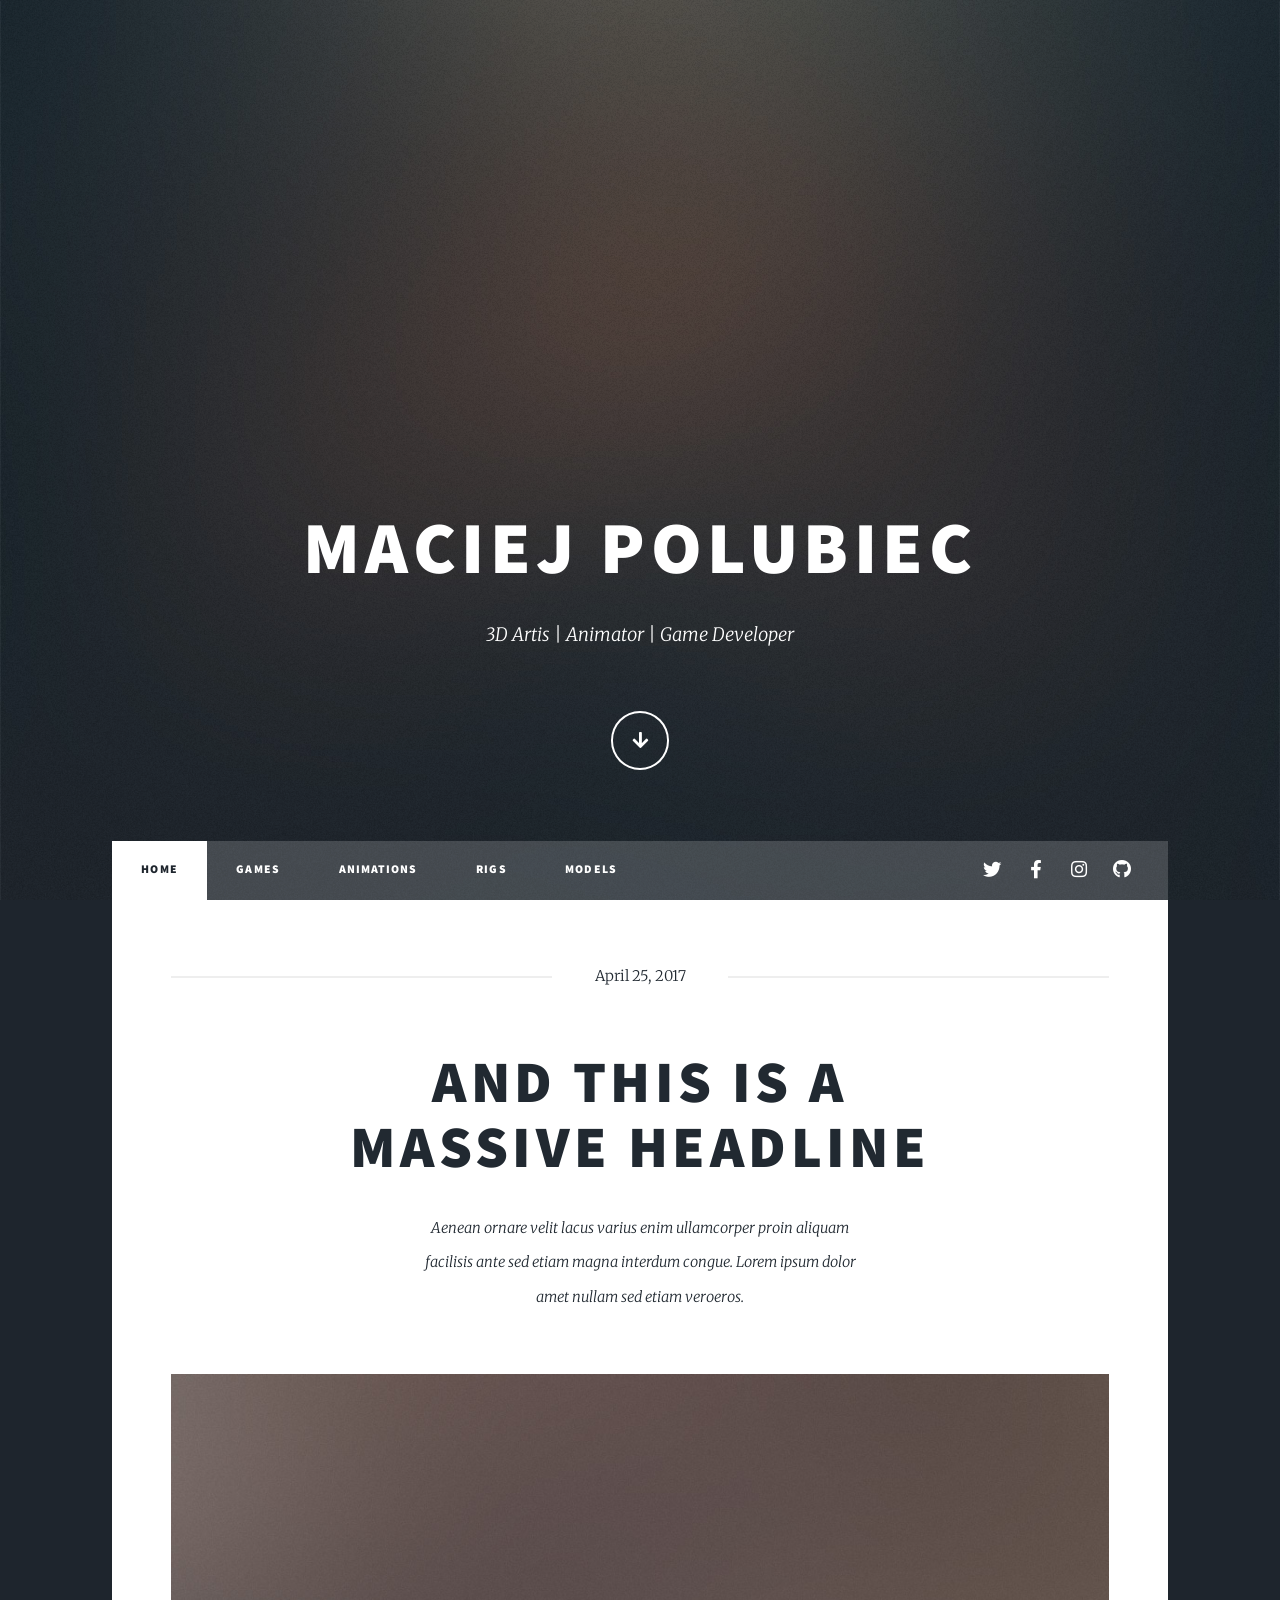
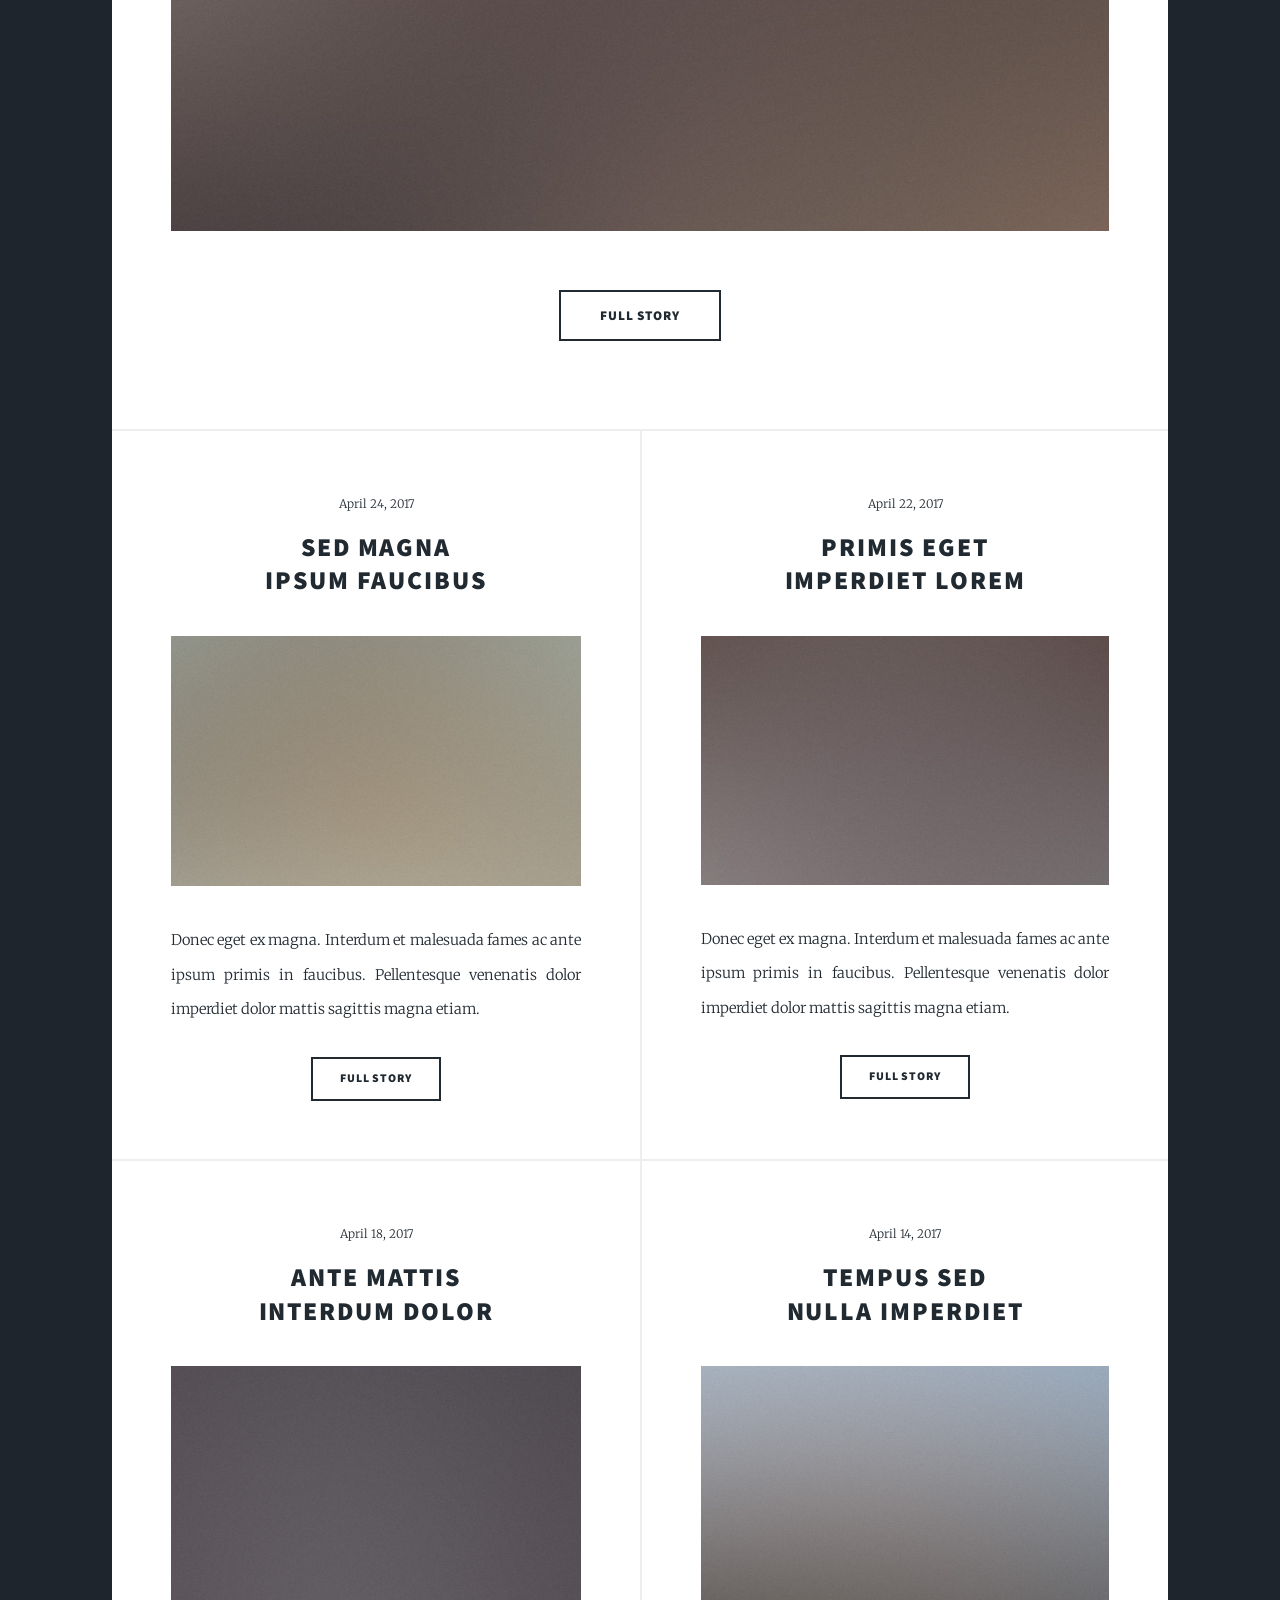
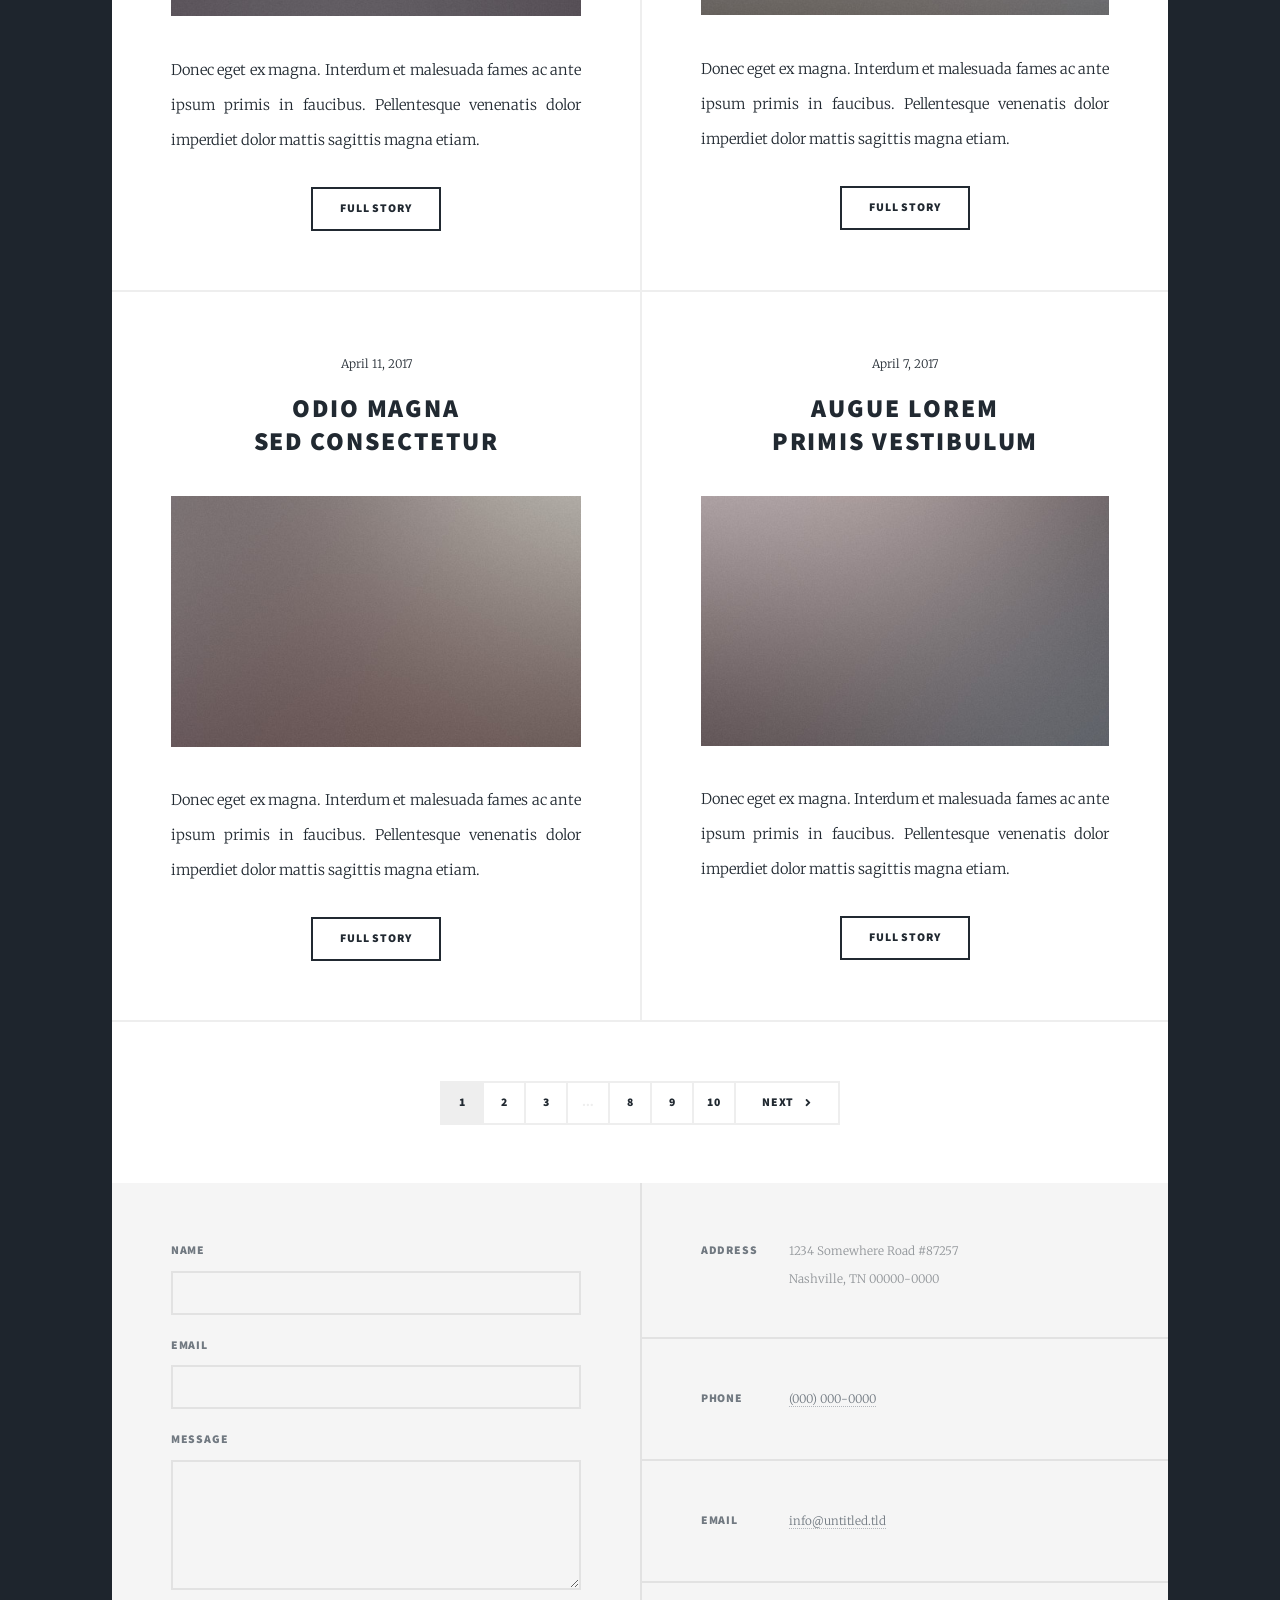
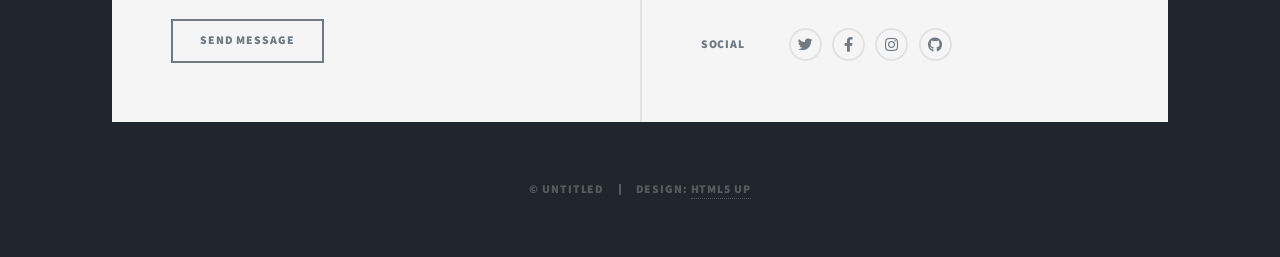
<file: index.html>
<!DOCTYPE HTML>
<!--
	Massively by HTML5 UP
	html5up.net | @ajlkn
	Free for personal and commercial use under the CCA 3.0 license (html5up.net/license)
-->
<html>
	<head>
		<title>Massively by HTML5 UP</title>
		<meta charset="utf-8" />
		<meta name="viewport" content="width=device-width, initial-scale=1, user-scalable=no" />
		<link rel="stylesheet" href="assets/css/main.css" />
		<noscript><link rel="stylesheet" href="assets/css/noscript.css" /></noscript>
	</head>
	<body class="is-preload">

		<!-- Wrapper -->
			<div id="wrapper" class="fade-in">

				<!-- Intro -->
					<div id="intro">
						<h1> MACIEJ POLUBIEC
						</h1>
						<p>3D Artis | Animator | Game Developer <p>
						<ul class="actions">
							<li><a href="#header" class="button icon solid solo fa-arrow-down scrolly">Continue</a></li>
						</ul>
					</div>

				<!-- Header -->
					<header id="header">
						<a href="index.html" class="logo">Massively</a>		
					</header>

				<!-- Nav -->
					<nav id="nav">
						<ul class="links">
							<li class="active"><a href="index.html">Home</a></li>
							<li><a href="gamePortfolio.html">Games</a></li>		
							<li><a href="animationPortfolio.html">Animations</a></li>
							<li><a href="generic.html">Rigs</a></li>
							<li><a href="generic.html">Models</a></li>
						</ul>	
						<ul class="icons">
							<li><a href="#" class="icon brands fa-twitter"><span class="label">Twitter</span></a></li>
							<li><a href="#" class="icon brands fa-facebook-f"><span class="label">Facebook</span></a></li>
							<li><a href="#" class="icon brands fa-instagram"><span class="label">Instagram</span></a></li>
							<li><a href="#" class="icon brands fa-github"><span class="label">GitHub</span></a></li>
						</ul>
					</nav>

				<!-- Main -->
					<div id="main">

						<!-- Featured Post -->
							<article class="post featured">
								<header class="major">
									<span class="date">April 25, 2017</span>
									<h2><a href="#">And this is a<br />
									massive headline</a></h2>
									<p>Aenean ornare velit lacus varius enim ullamcorper proin aliquam<br />
									facilisis ante sed etiam magna interdum congue. Lorem ipsum dolor<br />
									amet nullam sed etiam veroeros.</p>
								</header>
								<a href="#" class="image main"><img src="images/pic01.jpg" alt="" /></a>
								<ul class="actions special">
									<li><a href="#" class="button large">Full Story</a></li>
								</ul>
							</article>

						<!-- Posts -->
							<section class="posts">
								<article>
									<header>
										<span class="date">April 24, 2017</span>
										<h2><a href="#">Sed magna<br />
										ipsum faucibus</a></h2>
									</header>
									<a href="#" class="image fit"><img src="images/pic02.jpg" alt="" /></a>
									<p>Donec eget ex magna. Interdum et malesuada fames ac ante ipsum primis in faucibus. Pellentesque venenatis dolor imperdiet dolor mattis sagittis magna etiam.</p>
									<ul class="actions special">
										<li><a href="#" class="button">Full Story</a></li>
									</ul>
								</article>
								<article>
									<header>
										<span class="date">April 22, 2017</span>
										<h2><a href="#">Primis eget<br />
										imperdiet lorem</a></h2>
									</header>
									<a href="#" class="image fit"><img src="images/pic03.jpg" alt="" /></a>
									<p>Donec eget ex magna. Interdum et malesuada fames ac ante ipsum primis in faucibus. Pellentesque venenatis dolor imperdiet dolor mattis sagittis magna etiam.</p>
									<ul class="actions special">
										<li><a href="#" class="button">Full Story</a></li>
									</ul>
								</article>
								<article>
									<header>
										<span class="date">April 18, 2017</span>
										<h2><a href="#">Ante mattis<br />
										interdum dolor</a></h2>
									</header>
									<a href="#" class="image fit"><img src="images/pic04.jpg" alt="" /></a>
									<p>Donec eget ex magna. Interdum et malesuada fames ac ante ipsum primis in faucibus. Pellentesque venenatis dolor imperdiet dolor mattis sagittis magna etiam.</p>
									<ul class="actions special">
										<li><a href="#" class="button">Full Story</a></li>
									</ul>
								</article>
								<article>
									<header>
										<span class="date">April 14, 2017</span>
										<h2><a href="#">Tempus sed<br />
										nulla imperdiet</a></h2>
									</header>
									<a href="#" class="image fit"><img src="images/pic05.jpg" alt="" /></a>
									<p>Donec eget ex magna. Interdum et malesuada fames ac ante ipsum primis in faucibus. Pellentesque venenatis dolor imperdiet dolor mattis sagittis magna etiam.</p>
									<ul class="actions special">
										<li><a href="#" class="button">Full Story</a></li>
									</ul>
								</article>
								<article>
									<header>
										<span class="date">April 11, 2017</span>
										<h2><a href="#">Odio magna<br />
										sed consectetur</a></h2>
									</header>
									<a href="#" class="image fit"><img src="images/pic06.jpg" alt="" /></a>
									<p>Donec eget ex magna. Interdum et malesuada fames ac ante ipsum primis in faucibus. Pellentesque venenatis dolor imperdiet dolor mattis sagittis magna etiam.</p>
									<ul class="actions special">
										<li><a href="#" class="button">Full Story</a></li>
									</ul>
								</article>
								<article>
									<header>
										<span class="date">April 7, 2017</span>
										<h2><a href="#">Augue lorem<br />
										primis vestibulum</a></h2>
									</header>
									<a href="#" class="image fit"><img src="images/pic07.jpg" alt="" /></a>
									<p>Donec eget ex magna. Interdum et malesuada fames ac ante ipsum primis in faucibus. Pellentesque venenatis dolor imperdiet dolor mattis sagittis magna etiam.</p>
									<ul class="actions special">
										<li><a href="#" class="button">Full Story</a></li>
									</ul>
								</article>
							</section>

						<!-- Footer -->
							<footer>
								<div class="pagination">
									<!--<a href="#" class="previous">Prev</a>-->
									<a href="#" class="page active">1</a>
									<a href="#" class="page">2</a>
									<a href="#" class="page">3</a>
									<span class="extra">&hellip;</span>
									<a href="#" class="page">8</a>
									<a href="#" class="page">9</a>
									<a href="#" class="page">10</a>
									<a href="#" class="next">Next</a>
								</div>
							</footer>

					</div>

				<!-- Footer -->
					<footer id="footer">
						<section>
							<form method="post" action="#">
								<div class="fields">
									<div class="field">
										<label for="name">Name</label>
										<input type="text" name="name" id="name" />
									</div>
									<div class="field">
										<label for="email">Email</label>
										<input type="text" name="email" id="email" />
									</div>
									<div class="field">
										<label for="message">Message</label>
										<textarea name="message" id="message" rows="3"></textarea>
									</div>
								</div>
								<ul class="actions">
									<li><input type="submit" value="Send Message" /></li>
								</ul>
							</form>
						</section>
						<section class="split contact">
							<section class="alt">
								<h3>Address</h3>
								<p>1234 Somewhere Road #87257<br />
								Nashville, TN 00000-0000</p>
							</section>
							<section>
								<h3>Phone</h3>
								<p><a href="#">(000) 000-0000</a></p>
							</section>
							<section>
								<h3>Email</h3>
								<p><a href="#">info@untitled.tld</a></p>
							</section>
							<section>
								<h3>Social</h3>
								<ul class="icons alt">
									<li><a href="#" class="icon brands alt fa-twitter"><span class="label">Twitter</span></a></li>
									<li><a href="#" class="icon brands alt fa-facebook-f"><span class="label">Facebook</span></a></li>
									<li><a href="#" class="icon brands alt fa-instagram"><span class="label">Instagram</span></a></li>
									<li><a href="#" class="icon brands alt fa-github"><span class="label">GitHub</span></a></li>
								</ul>
							</section>
						</section>
					</footer>

				<!-- Copyright -->
					<div id="copyright">
						<ul><li>&copy; Untitled</li><li>Design: <a href="https://html5up.net">HTML5 UP</a></li></ul>
					</div>

			</div>

		<!-- Scripts -->
			<script src="assets/js/jquery.min.js"></script>
			<script src="assets/js/jquery.scrollex.min.js"></script>
			<script src="assets/js/jquery.scrolly.min.js"></script>
			<script src="assets/js/browser.min.js"></script>
			<script src="assets/js/breakpoints.min.js"></script>
			<script src="assets/js/util.js"></script>
			<script src="assets/js/main.js"></script>

	</body>
</html>
</file>
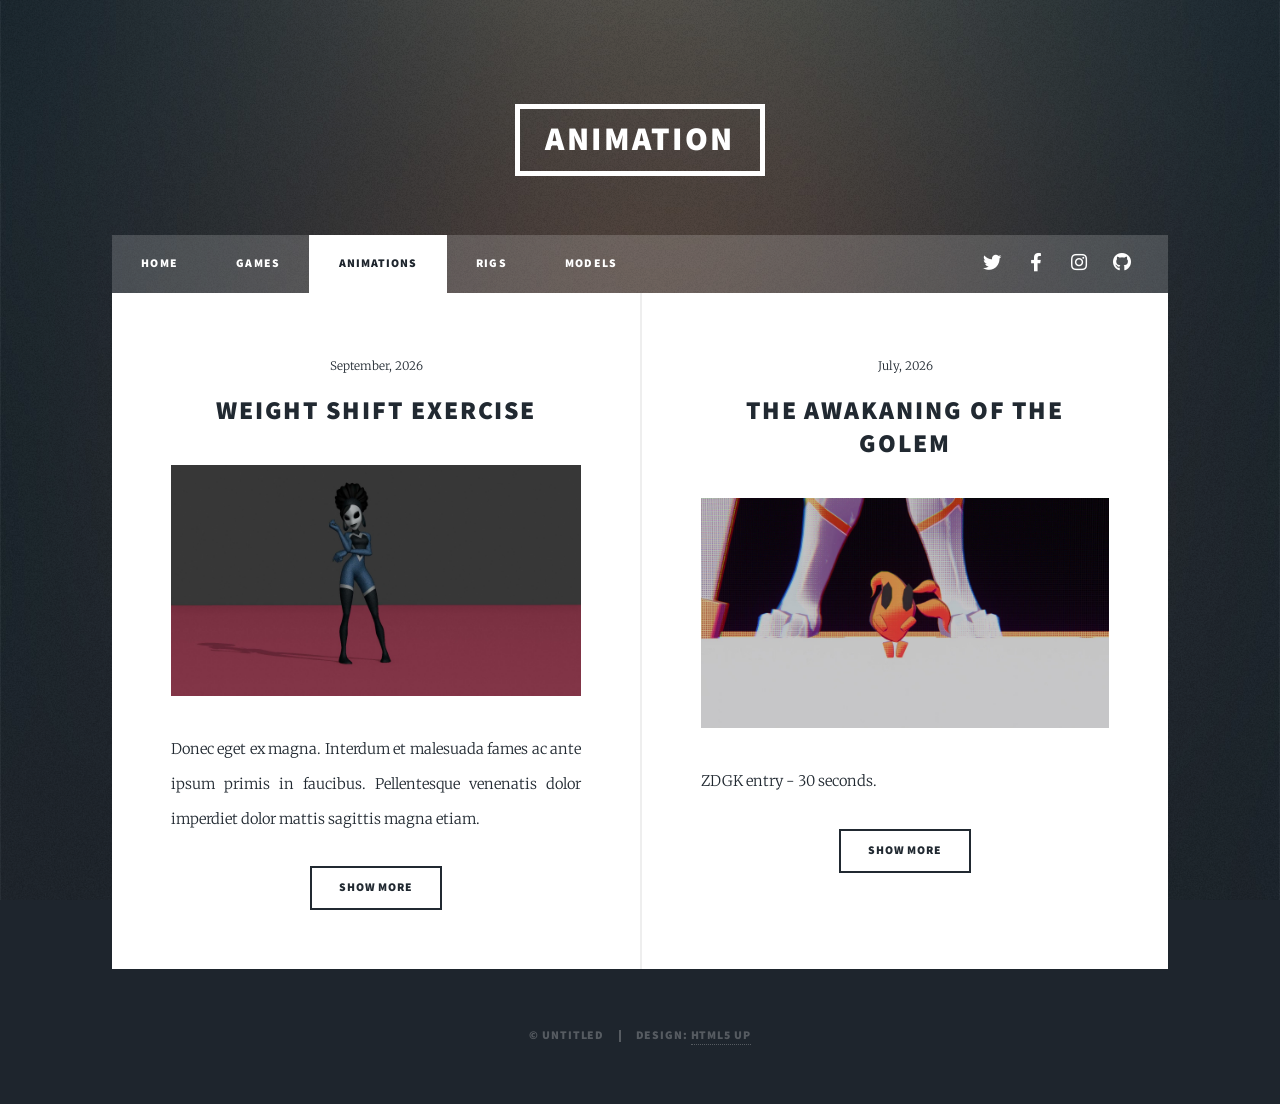
<file: animationPortfolio.html>
<!DOCTYPE HTML>
<!--
	Massively by HTML5 UP
	html5up.net | @ajlkn
	Free for personal and commercial use under the CCA 3.0 license (html5up.net/license)
-->
<html>
	<head>
		<title>Generic Page - Massively by HTML5 UP</title>
		<meta charset="utf-8" />
		<meta name="viewport" content="width=device-width, initial-scale=1, user-scalable=no" />
		<link rel="stylesheet" href="assets/css/main.css" />
		<noscript><link rel="stylesheet" href="assets/css/noscript.css" /></noscript>
	</head>
	<body class="is-preload">

		<!-- Wrapper -->
			<div id="wrapper">

				<!-- Header -->
					<header id="header">
						<a href="index.html" class="logo">ANIMATION</a>
					</header>

				<!-- Nav -->
					<nav id="nav">
						<ul class="links">
							<li ><a href="index.html">Home</a></li>
							<li><a href="gamePortfolio.html">Games</a></li>		
							<li class="active"><a href="animationPortfolio.html">Animations</a></li>
							<li><a href="generic.html">Rigs</a></li>
							<li><a href="generic.html">Models</a></li>	
						</ul>	
						<ul class="icons">
							<li><a href="#" class="icon brands fa-twitter"><span class="label">Twitter</span></a></li>
							<li><a href="#" class="icon brands fa-facebook-f"><span class="label">Facebook</span></a></li>
							<li><a href="#" class="icon brands fa-instagram"><span class="label">Instagram</span></a></li>
							<li><a href="#" class="icon brands fa-github"><span class="label">GitHub</span></a></li>
						</ul>
					</nav>

				<!-- Main -->	
					<div id="main">

						<!-- Post -->
							<section class="posts">
								<article>
									<header>	
										<span class="date">September, 2026</span>
										<h2><a href="#">Weight Shift Exercise<br /></a></h2>
									</header>
									<a href="#" class="image fit"><img src="images/AnimationThumbnail/Weight Shift Step - frame at 0m2s.jpg" alt="" /></a>
									<p>Donec eget ex magna. Interdum et malesuada fames ac ante ipsum primis in faucibus. Pellentesque venenatis dolor imperdiet dolor mattis sagittis magna etiam.</p>
									<ul class="actions special">
										<li><a href="#" class="button">SHOW MORE</a></li>
									</ul>
								</article>
								<article>
									<header>
										<span class="date">July, 2026</span>
										<h2><a href="#">The awakaning of the Golem<br />
										</a></h2>
									</header>
									<a href="#" class="image fit"><img src="images/AnimationThumbnail/Animation_The_Awakening_of_the_Golem(ZTGK Entry) - frame at 0m4s.jpg" alt="" /></a>
									<p>ZDGK entry - 30 seconds.</p>
									<ul class="actions special">
										<li><a href="#" class="button">SHOW MORE</a></li>
									</ul>
								</article>
								
							</section>
					</div>

				
					

				<!-- Copyright -->
					<div id="copyright">
						<ul><li>&copy; Untitled</li><li>Design: <a href="https://html5up.net">HTML5 UP</a></li></ul>
					</div>

			</div>

		<!-- Scripts -->
			<script src="assets/js/jquery.min.js"></script>
			<script src="assets/js/jquery.scrollex.min.js"></script>
			<script src="assets/js/jquery.scrolly.min.js"></script>
			<script src="assets/js/browser.min.js"></script>
			<script src="assets/js/breakpoints.min.js"></script>
			<script src="assets/js/util.js"></script>
			<script src="assets/js/main.js"></script>

	</body>
</html>
</file>
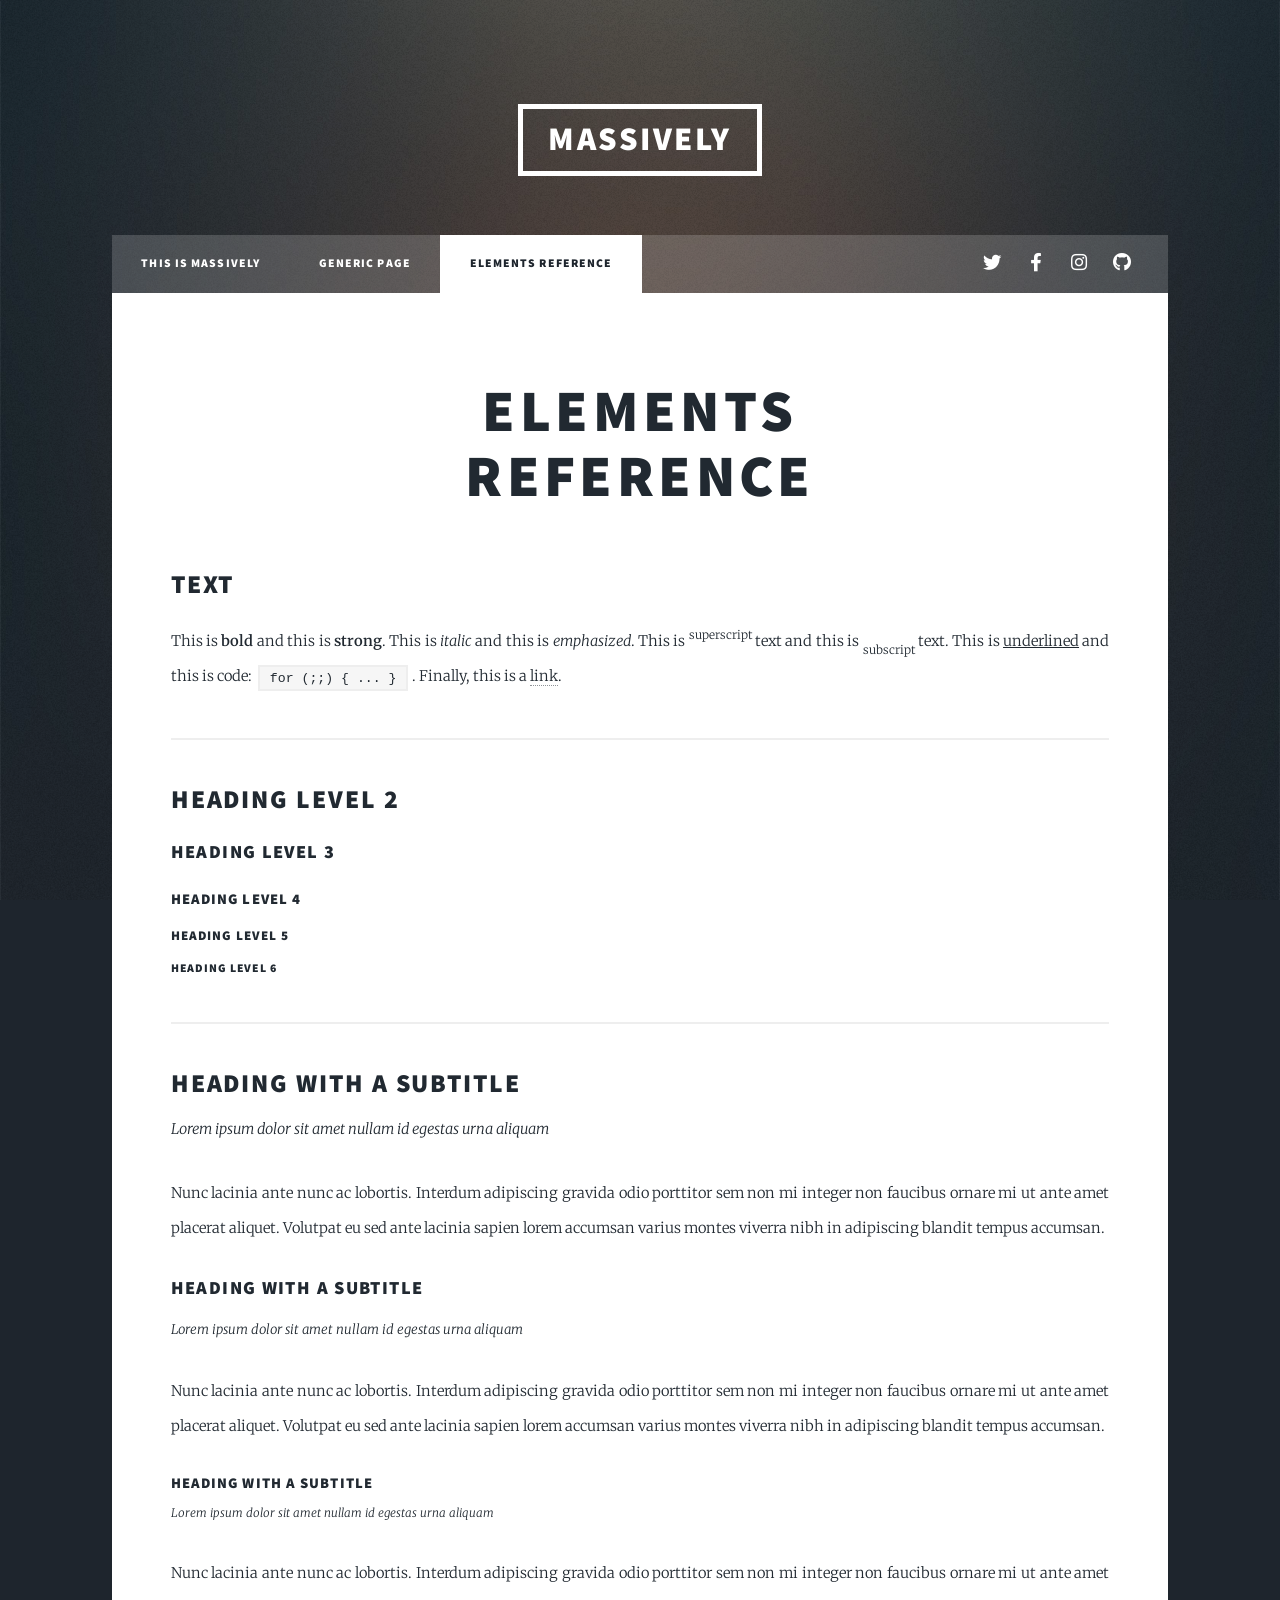
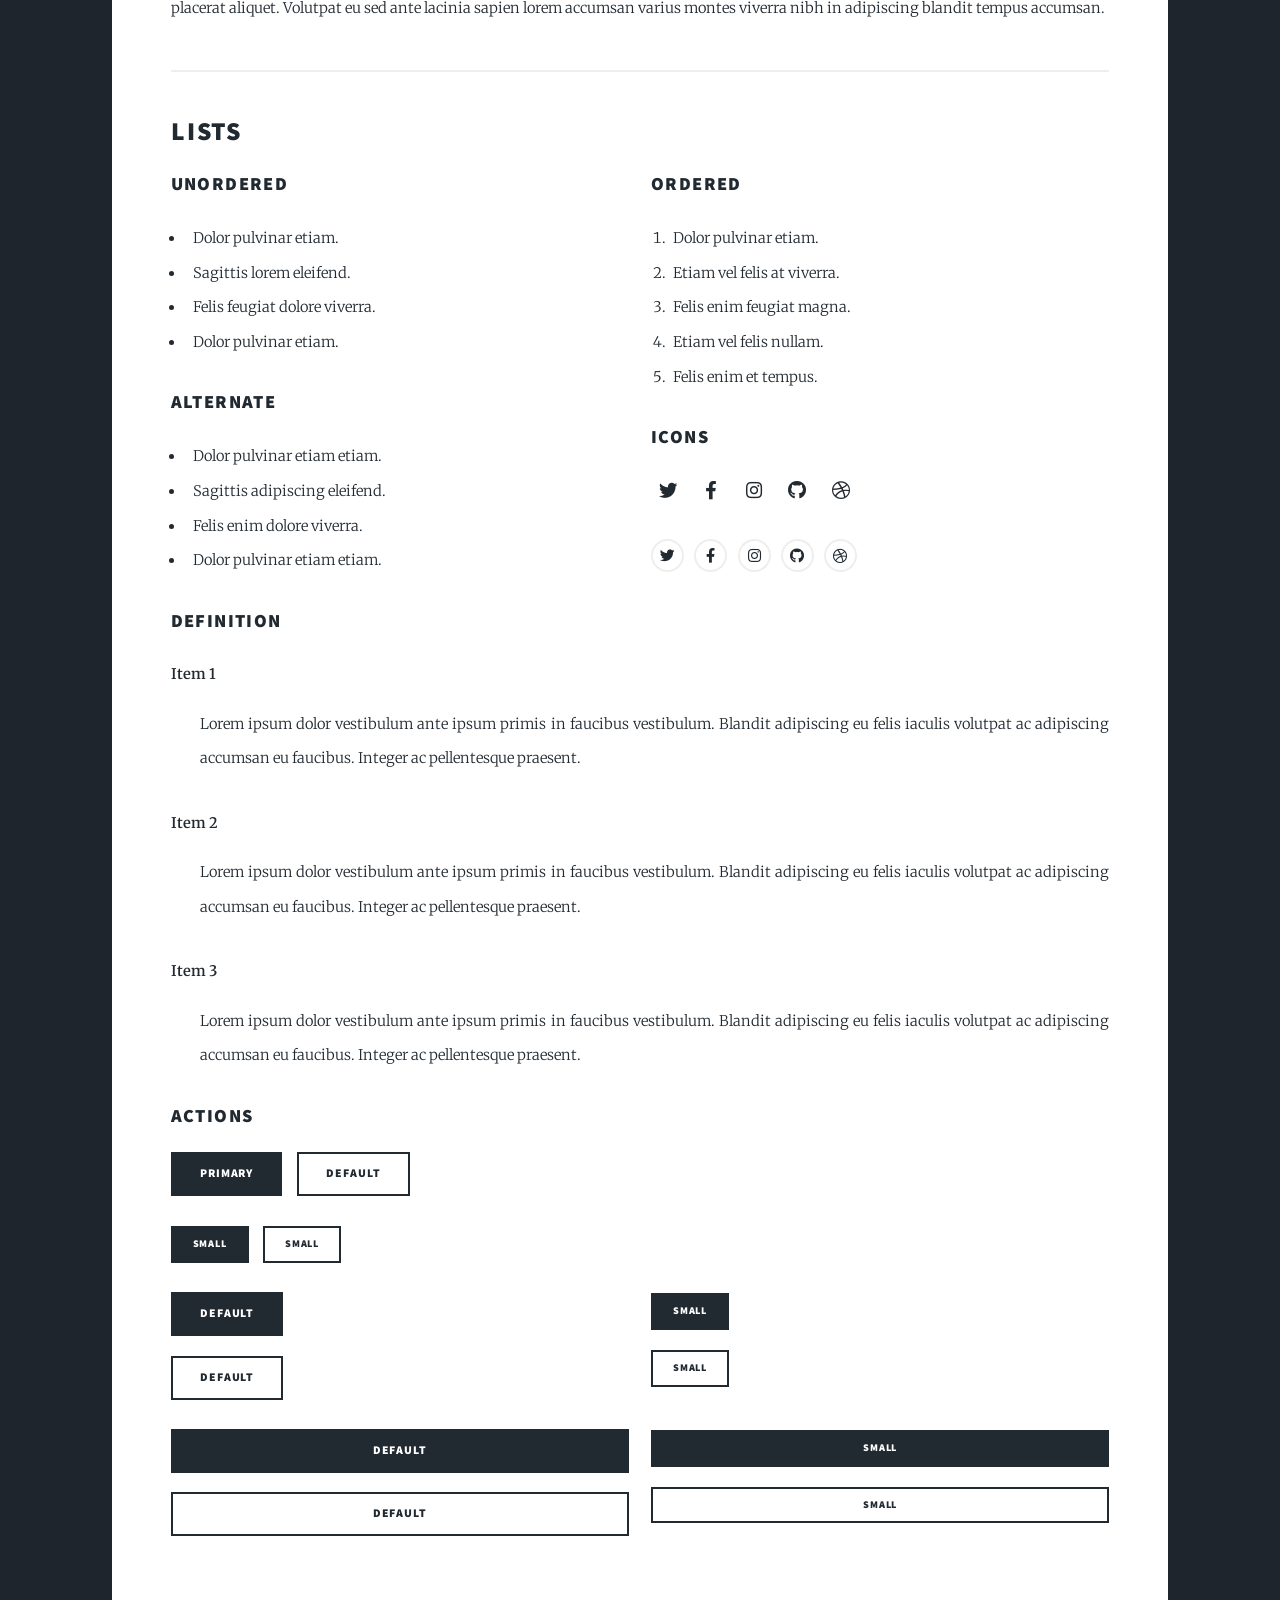
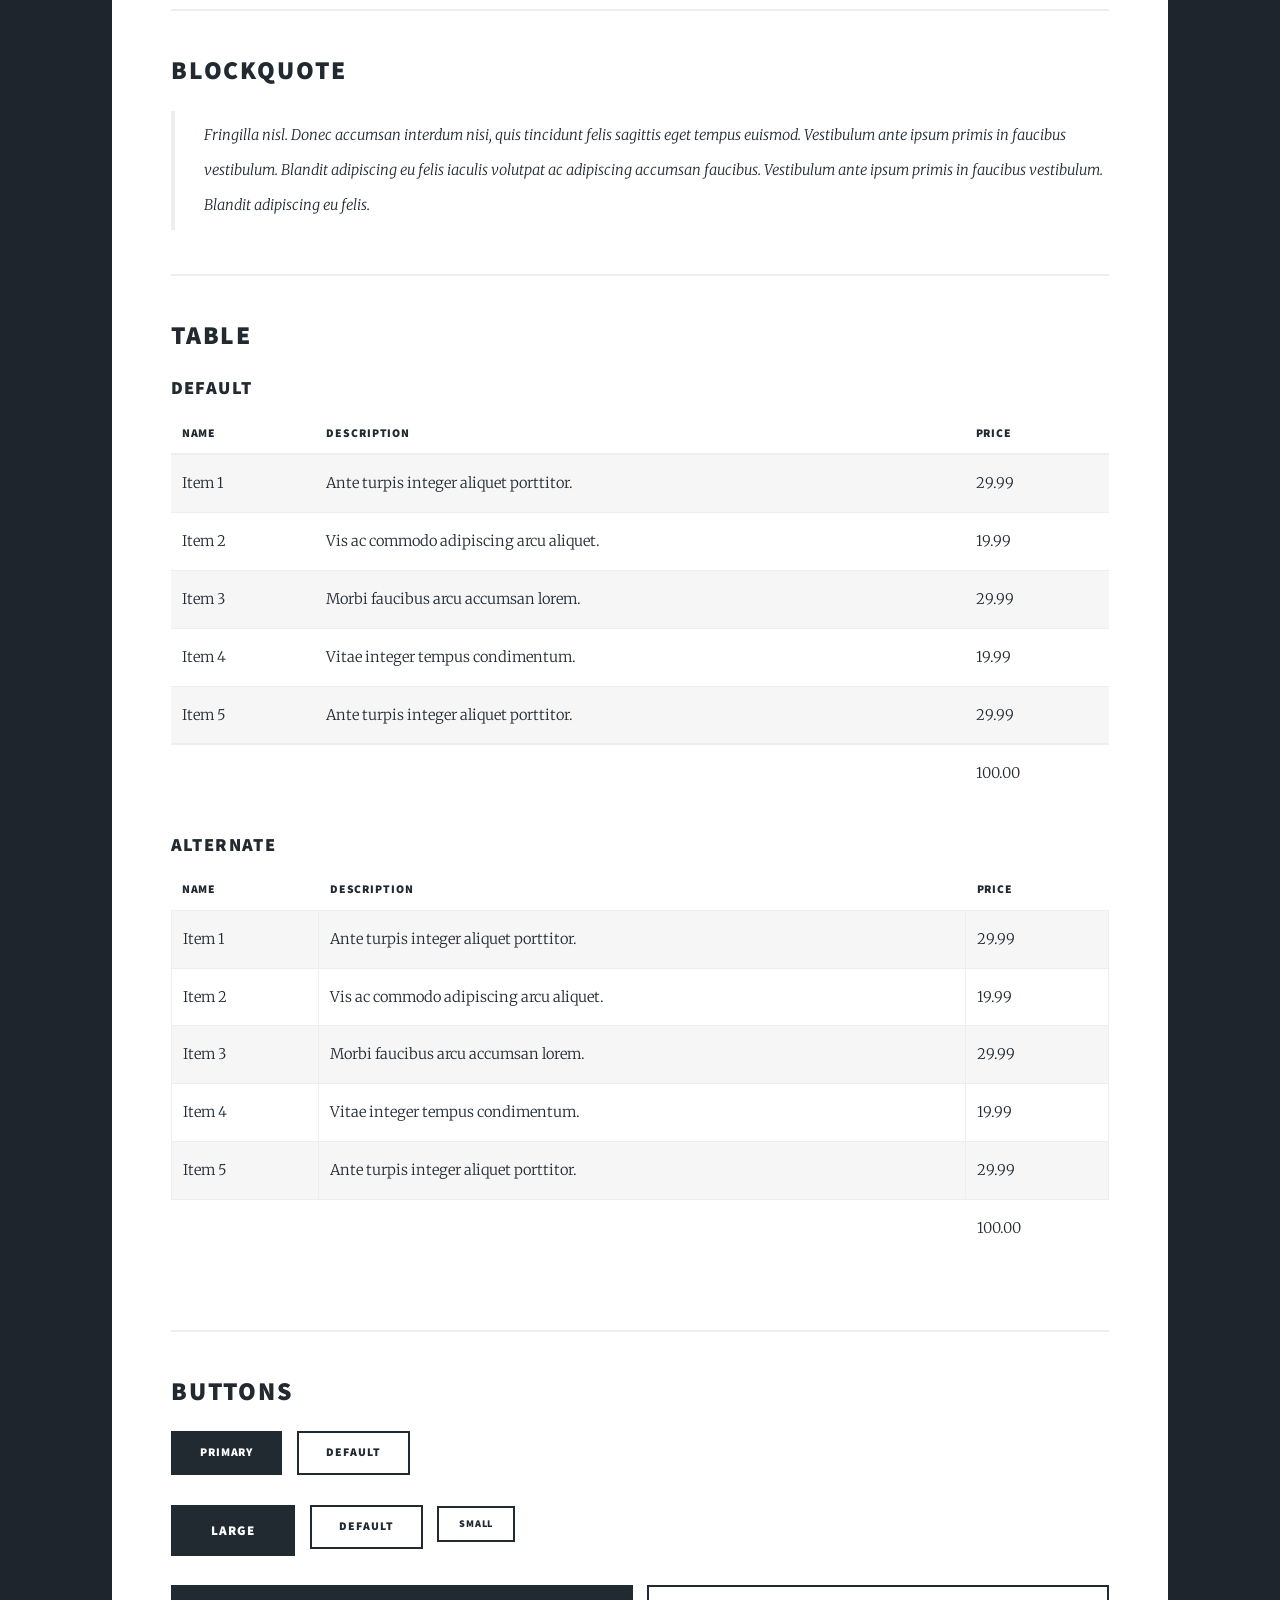
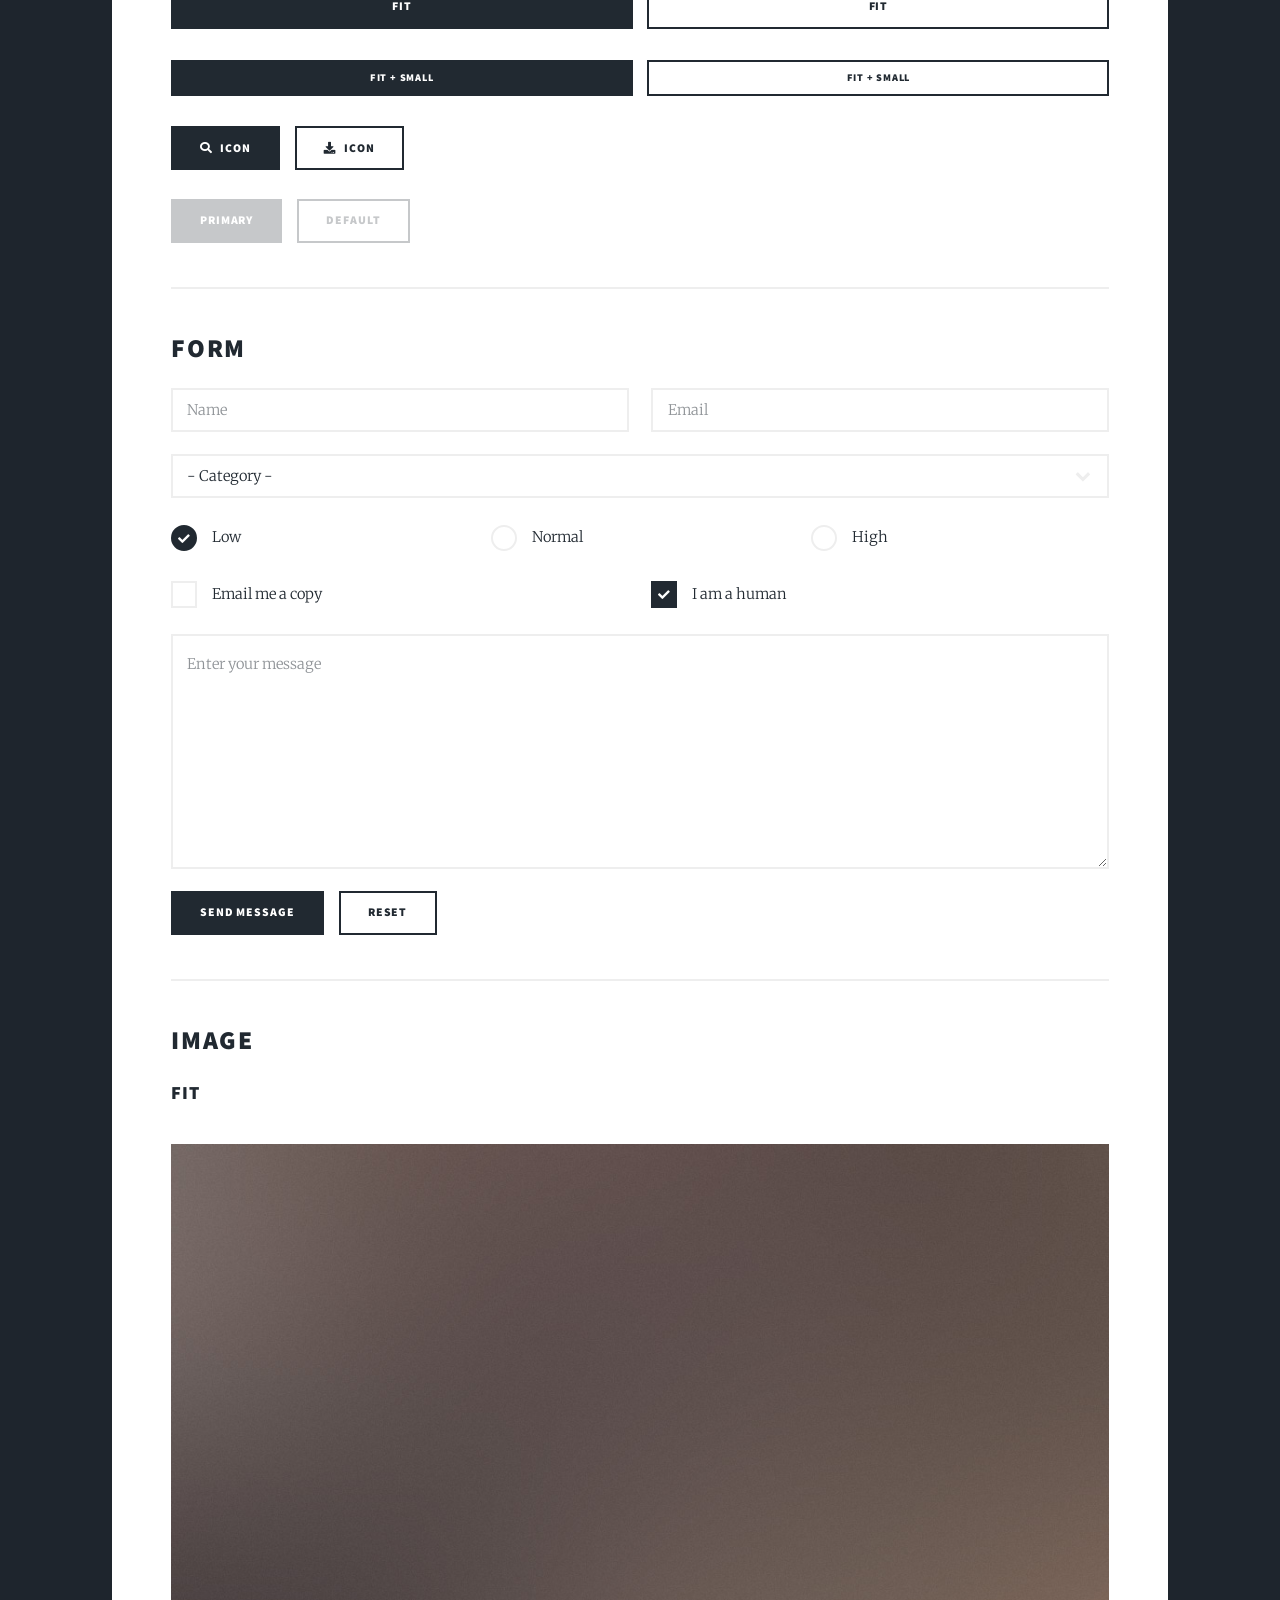
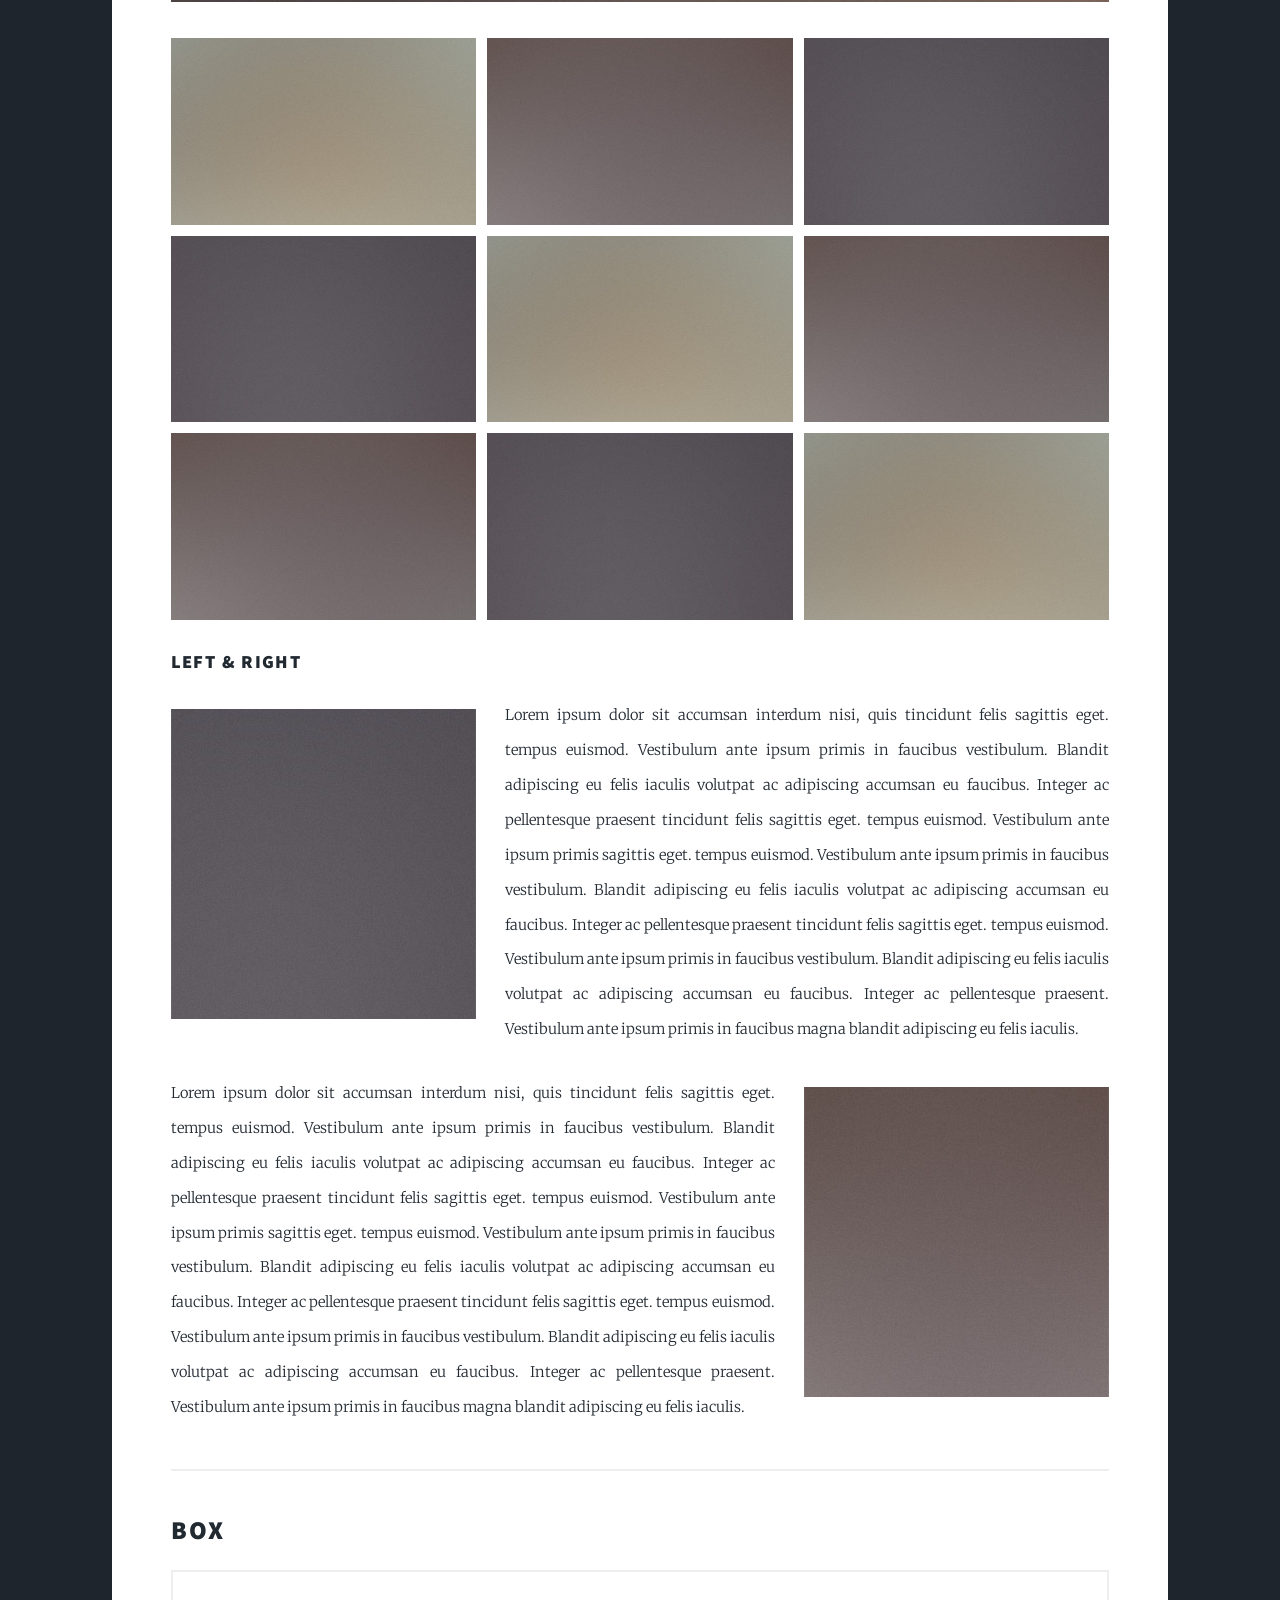
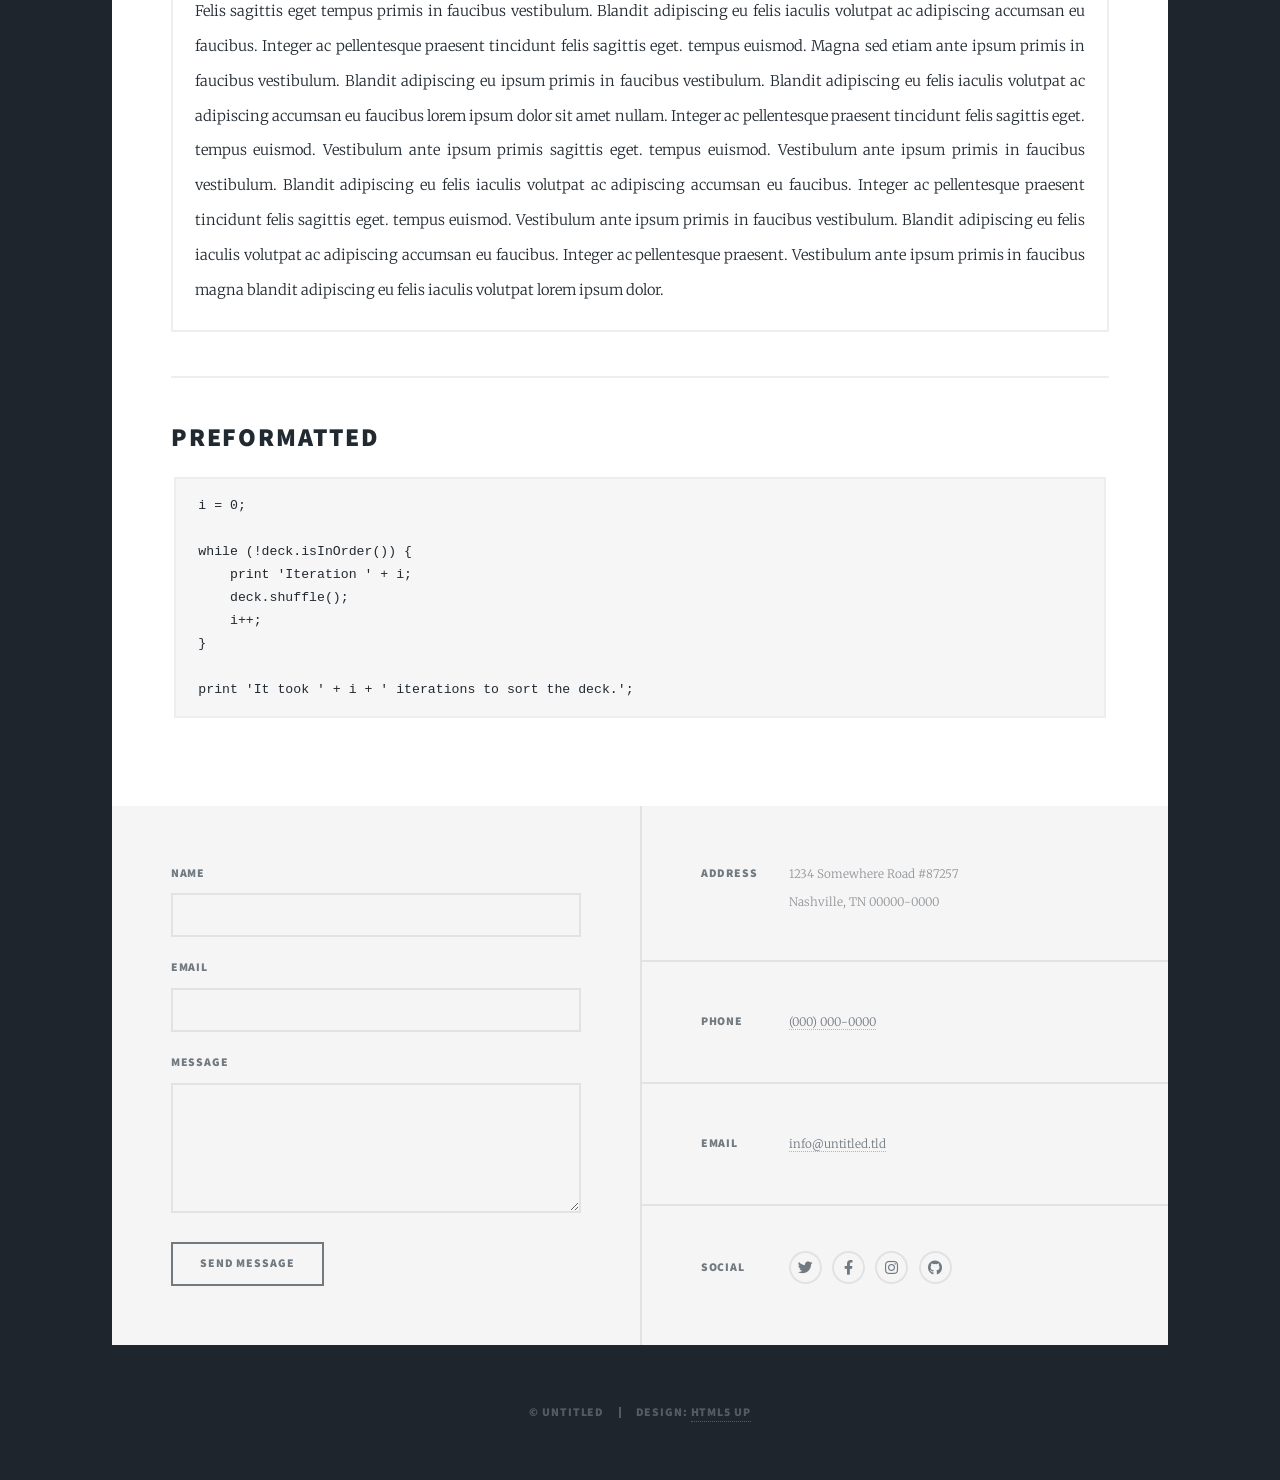
<file: elements.html>
<!DOCTYPE HTML>
<!--
	Massively by HTML5 UP
	html5up.net | @ajlkn
	Free for personal and commercial use under the CCA 3.0 license (html5up.net/license)
-->
<html>
	<head>
		<title>Elements Reference - Massively by HTML5 UP</title>
		<meta charset="utf-8" />
		<meta name="viewport" content="width=device-width, initial-scale=1, user-scalable=no" />
		<link rel="stylesheet" href="assets/css/main.css" />
		<noscript><link rel="stylesheet" href="assets/css/noscript.css" /></noscript>
	</head>
	<body class="is-preload">

		<!-- Wrapper -->
			<div id="wrapper">

				<!-- Header -->
					<header id="header">
						<a href="index.html" class="logo">Massively</a>
					</header>

				<!-- Nav -->
					<nav id="nav">
						<ul class="links">
							<li><a href="index.html">This is Massively</a></li>
							<li><a href="generic.html">Generic Page</a></li>
							<li class="active"><a href="elements.html">Elements Reference</a></li>
						</ul>
						<ul class="icons">
							<li><a href="#" class="icon brands fa-twitter"><span class="label">Twitter</span></a></li>
							<li><a href="#" class="icon brands fa-facebook-f"><span class="label">Facebook</span></a></li>
							<li><a href="#" class="icon brands fa-instagram"><span class="label">Instagram</span></a></li>
							<li><a href="#" class="icon brands fa-github"><span class="label">GitHub</span></a></li>
						</ul>
					</nav>

				<!-- Main -->
					<div id="main">

						<!-- Post -->
							<section class="post">
								<header class="major">
									<h1>Elements<br />
									Reference</h1>
								</header>

								<!-- Text stuff -->
									<h2>Text</h2>
									<p>This is <b>bold</b> and this is <strong>strong</strong>. This is <i>italic</i> and this is <em>emphasized</em>.
									This is <sup>superscript</sup> text and this is <sub>subscript</sub> text.
									This is <u>underlined</u> and this is code: <code>for (;;) { ... }</code>.
									Finally, this is a <a href="#">link</a>.</p>
									<hr />
									<h2>Heading Level 2</h2>
									<h3>Heading Level 3</h3>
									<h4>Heading Level 4</h4>
									<h5>Heading Level 5</h5>
									<h6>Heading Level 6</h6>
									<hr />
									<header>
										<h2>Heading with a Subtitle</h2>
										<p>Lorem ipsum dolor sit amet nullam id egestas urna aliquam</p>
									</header>
									<p>Nunc lacinia ante nunc ac lobortis. Interdum adipiscing gravida odio porttitor sem non mi integer non faucibus ornare mi ut ante amet placerat aliquet. Volutpat eu sed ante lacinia sapien lorem accumsan varius montes viverra nibh in adipiscing blandit tempus accumsan.</p>
									<header>
										<h3>Heading with a Subtitle</h3>
										<p>Lorem ipsum dolor sit amet nullam id egestas urna aliquam</p>
									</header>
									<p>Nunc lacinia ante nunc ac lobortis. Interdum adipiscing gravida odio porttitor sem non mi integer non faucibus ornare mi ut ante amet placerat aliquet. Volutpat eu sed ante lacinia sapien lorem accumsan varius montes viverra nibh in adipiscing blandit tempus accumsan.</p>
									<header>
										<h4>Heading with a Subtitle</h4>
										<p>Lorem ipsum dolor sit amet nullam id egestas urna aliquam</p>
									</header>
									<p>Nunc lacinia ante nunc ac lobortis. Interdum adipiscing gravida odio porttitor sem non mi integer non faucibus ornare mi ut ante amet placerat aliquet. Volutpat eu sed ante lacinia sapien lorem accumsan varius montes viverra nibh in adipiscing blandit tempus accumsan.</p>

									<hr />

								<!-- Lists -->
									<h2>Lists</h2>
									<div class="row">
										<div class="col-6 col-12-small">

											<h3>Unordered</h3>
											<ul>
												<li>Dolor pulvinar etiam.</li>
												<li>Sagittis lorem eleifend.</li>
												<li>Felis feugiat dolore viverra.</li>
												<li>Dolor pulvinar etiam.</li>
											</ul>

											<h3>Alternate</h3>
											<ul class="alt">
												<li>Dolor pulvinar etiam etiam.</li>
												<li>Sagittis adipiscing eleifend.</li>
												<li>Felis enim dolore viverra.</li>
												<li>Dolor pulvinar etiam etiam.</li>
											</ul>

										</div>
										<div class="col-6 col-12-small">

											<h3>Ordered</h3>
											<ol>
												<li>Dolor pulvinar etiam.</li>
												<li>Etiam vel felis at viverra.</li>
												<li>Felis enim feugiat magna.</li>
												<li>Etiam vel felis nullam.</li>
												<li>Felis enim et tempus.</li>
											</ol>

											<h3>Icons</h3>
											<ul class="icons">
												<li><a href="#" class="icon brands fa-twitter"><span class="label">Twitter</span></a></li>
												<li><a href="#" class="icon brands fa-facebook-f"><span class="label">Facebook</span></a></li>
												<li><a href="#" class="icon brands fa-instagram"><span class="label">Instagram</span></a></li>
												<li><a href="#" class="icon brands fa-github"><span class="label">Github</span></a></li>
												<li><a href="#" class="icon brands fa-dribbble"><span class="label">Dribbble</span></a></li>
											</ul>
											<ul class="icons alt">
												<li><a href="#" class="icon brands alt fa-twitter"><span class="label">Twitter</span></a></li>
												<li><a href="#" class="icon brands alt fa-facebook-f"><span class="label">Facebook</span></a></li>
												<li><a href="#" class="icon brands alt fa-instagram"><span class="label">Instagram</span></a></li>
												<li><a href="#" class="icon brands alt fa-github"><span class="label">Github</span></a></li>
												<li><a href="#" class="icon brands alt fa-dribbble"><span class="label">Dribbble</span></a></li>
											</ul>

										</div>
									</div>
									<h3>Definition</h3>
									<dl>
										<dt>Item 1</dt>
										<dd>
											<p>Lorem ipsum dolor vestibulum ante ipsum primis in faucibus vestibulum. Blandit adipiscing eu felis iaculis volutpat ac adipiscing accumsan eu faucibus. Integer ac pellentesque praesent.</p>
										</dd>
										<dt>Item 2</dt>
										<dd>
											<p>Lorem ipsum dolor vestibulum ante ipsum primis in faucibus vestibulum. Blandit adipiscing eu felis iaculis volutpat ac adipiscing accumsan eu faucibus. Integer ac pellentesque praesent.</p>
										</dd>
										<dt>Item 3</dt>
										<dd>
											<p>Lorem ipsum dolor vestibulum ante ipsum primis in faucibus vestibulum. Blandit adipiscing eu felis iaculis volutpat ac adipiscing accumsan eu faucibus. Integer ac pellentesque praesent.</p>
										</dd>
									</dl>

									<h3>Actions</h3>
									<ul class="actions">
										<li><a href="#" class="button primary">Primary</a></li>
										<li><a href="#" class="button">Default</a></li>
									</ul>
									<ul class="actions small">
										<li><a href="#" class="button primary small">Small</a></li>
										<li><a href="#" class="button small">Small</a></li>
									</ul>
									<div class="row">
										<div class="col-6 col-12-small">
											<ul class="actions stacked">
												<li><a href="#" class="button primary">Default</a></li>
												<li><a href="#" class="button">Default</a></li>
											</ul>
										</div>
										<div class="col-6 col-12-small">
											<ul class="actions stacked">
												<li><a href="#" class="button primary small">Small</a></li>
												<li><a href="#" class="button small">Small</a></li>
											</ul>
										</div>
									</div>
									<div class="row">
										<div class="col-6 col-12-small">
											<ul class="actions stacked">
												<li><a href="#" class="button primary fit">Default</a></li>
												<li><a href="#" class="button fit">Default</a></li>
											</ul>
										</div>
										<div class="col-6 col-12-small">
											<ul class="actions stacked">
												<li><a href="#" class="button primary small fit">Small</a></li>
												<li><a href="#" class="button small fit">Small</a></li>
											</ul>
										</div>
									</div>

									<hr />

								<!-- Blockquote -->
									<h2>Blockquote</h2>
									<blockquote>Fringilla nisl. Donec accumsan interdum nisi, quis tincidunt felis sagittis eget tempus euismod. Vestibulum ante ipsum primis in faucibus vestibulum. Blandit adipiscing eu felis iaculis volutpat ac adipiscing accumsan faucibus. Vestibulum ante ipsum primis in faucibus vestibulum. Blandit adipiscing eu felis.</blockquote>

									<hr />

								<!-- Table -->
									<h2>Table</h2>

									<h3>Default</h3>
									<div class="table-wrapper">
										<table>
											<thead>
												<tr>
													<th>Name</th>
													<th>Description</th>
													<th>Price</th>
												</tr>
											</thead>
											<tbody>
												<tr>
													<td>Item 1</td>
													<td>Ante turpis integer aliquet porttitor.</td>
													<td>29.99</td>
												</tr>
												<tr>
													<td>Item 2</td>
													<td>Vis ac commodo adipiscing arcu aliquet.</td>
													<td>19.99</td>
												</tr>
												<tr>
													<td>Item 3</td>
													<td> Morbi faucibus arcu accumsan lorem.</td>
													<td>29.99</td>
												</tr>
												<tr>
													<td>Item 4</td>
													<td>Vitae integer tempus condimentum.</td>
													<td>19.99</td>
												</tr>
												<tr>
													<td>Item 5</td>
													<td>Ante turpis integer aliquet porttitor.</td>
													<td>29.99</td>
												</tr>
											</tbody>
											<tfoot>
												<tr>
													<td colspan="2"></td>
													<td>100.00</td>
												</tr>
											</tfoot>
										</table>
									</div>

									<h3>Alternate</h3>
									<div class="table-wrapper">
										<table class="alt">
											<thead>
												<tr>
													<th>Name</th>
													<th>Description</th>
													<th>Price</th>
												</tr>
											</thead>
											<tbody>
												<tr>
													<td>Item 1</td>
													<td>Ante turpis integer aliquet porttitor.</td>
													<td>29.99</td>
												</tr>
												<tr>
													<td>Item 2</td>
													<td>Vis ac commodo adipiscing arcu aliquet.</td>
													<td>19.99</td>
												</tr>
												<tr>
													<td>Item 3</td>
													<td> Morbi faucibus arcu accumsan lorem.</td>
													<td>29.99</td>
												</tr>
												<tr>
													<td>Item 4</td>
													<td>Vitae integer tempus condimentum.</td>
													<td>19.99</td>
												</tr>
												<tr>
													<td>Item 5</td>
													<td>Ante turpis integer aliquet porttitor.</td>
													<td>29.99</td>
												</tr>
											</tbody>
											<tfoot>
												<tr>
													<td colspan="2"></td>
													<td>100.00</td>
												</tr>
											</tfoot>
										</table>
									</div>

									<hr />

								<!-- Buttons -->
									<h2>Buttons</h2>
									<ul class="actions">
										<li><a href="#" class="button primary">Primary</a></li>
										<li><a href="#" class="button">Default</a></li>
									</ul>
									<ul class="actions">
										<li><a href="#" class="button primary large">Large</a></li>
										<li><a href="#" class="button">Default</a></li>
										<li><a href="#" class="button small">Small</a></li>
									</ul>
									<ul class="actions fit">
										<li><a href="#" class="button primary fit">Fit</a></li>
										<li><a href="#" class="button fit">Fit</a></li>
									</ul>
									<ul class="actions fit small">
										<li><a href="#" class="button primary fit small">Fit + Small</a></li>
										<li><a href="#" class="button fit small">Fit + Small</a></li>
									</ul>
									<ul class="actions">
										<li><a href="#" class="button primary icon solid fa-search">Icon</a></li>
										<li><a href="#" class="button icon solid fa-download">Icon</a></li>
									</ul>
									<ul class="actions">
										<li><span class="button primary disabled">Primary</span></li>
										<li><span class="button disabled">Default</span></li>
									</ul>

									<hr />

								<!-- Form -->
									<h2>Form</h2>

									<form method="post" action="#">
										<div class="row gtr-uniform">
											<div class="col-6 col-12-xsmall">
												<input type="text" name="demo-name" id="demo-name" value="" placeholder="Name" />
											</div>
											<div class="col-6 col-12-xsmall">
												<input type="email" name="demo-email" id="demo-email" value="" placeholder="Email" />
											</div>
											<!-- Break -->
											<div class="col-12">
												<select name="demo-category" id="demo-category">
													<option value="">- Category -</option>
													<option value="1">Manufacturing</option>
													<option value="1">Shipping</option>
													<option value="1">Administration</option>
													<option value="1">Human Resources</option>
												</select>
											</div>
											<!-- Break -->
											<div class="col-4 col-12-small">
												<input type="radio" id="demo-priority-low" name="demo-priority" checked>
												<label for="demo-priority-low">Low</label>
											</div>
											<div class="col-4 col-12-small">
												<input type="radio" id="demo-priority-normal" name="demo-priority">
												<label for="demo-priority-normal">Normal</label>
											</div>
											<div class="col-4 col-12-small">
												<input type="radio" id="demo-priority-high" name="demo-priority">
												<label for="demo-priority-high">High</label>
											</div>
											<!-- Break -->
											<div class="col-6 col-12-small">
												<input type="checkbox" id="demo-copy" name="demo-copy">
												<label for="demo-copy">Email me a copy</label>
											</div>
											<div class="col-6 col-12-small">
												<input type="checkbox" id="demo-human" name="demo-human" checked>
												<label for="demo-human">I am a human</label>
											</div>
											<!-- Break -->
											<div class="col-12">
												<textarea name="demo-message" id="demo-message" placeholder="Enter your message" rows="6"></textarea>
											</div>
											<!-- Break -->
											<div class="col-12">
												<ul class="actions">
													<li><input type="submit" value="Send Message" class="primary" /></li>
													<li><input type="reset" value="Reset" /></li>
												</ul>
											</div>
										</div>
									</form>

									<hr />

								<!-- Image -->
									<h2>Image</h2>

									<h3>Fit</h3>
									<span class="image fit"><img src="images/pic01.jpg" alt="" /></span>
									<div class="box alt">
										<div class="row gtr-50 gtr-uniform">
											<div class="col-4"><span class="image fit"><img src="images/pic02.jpg" alt="" /></span></div>
											<div class="col-4"><span class="image fit"><img src="images/pic03.jpg" alt="" /></span></div>
											<div class="col-4"><span class="image fit"><img src="images/pic04.jpg" alt="" /></span></div>
											<!-- Break -->
											<div class="col-4"><span class="image fit"><img src="images/pic04.jpg" alt="" /></span></div>
											<div class="col-4"><span class="image fit"><img src="images/pic02.jpg" alt="" /></span></div>
											<div class="col-4"><span class="image fit"><img src="images/pic03.jpg" alt="" /></span></div>
											<!-- Break -->
											<div class="col-4"><span class="image fit"><img src="images/pic03.jpg" alt="" /></span></div>
											<div class="col-4"><span class="image fit"><img src="images/pic04.jpg" alt="" /></span></div>
											<div class="col-4"><span class="image fit"><img src="images/pic02.jpg" alt="" /></span></div>
										</div>
									</div>

									<h3>Left &amp; Right</h3>
									<p><span class="image left"><img src="images/pic08.jpg" alt="" /></span>Lorem ipsum dolor sit accumsan interdum nisi, quis tincidunt felis sagittis eget. tempus euismod. Vestibulum ante ipsum primis in faucibus vestibulum. Blandit adipiscing eu felis iaculis volutpat ac adipiscing accumsan eu faucibus. Integer ac pellentesque praesent tincidunt felis sagittis eget. tempus euismod. Vestibulum ante ipsum primis sagittis eget. tempus euismod. Vestibulum ante ipsum primis in faucibus vestibulum. Blandit adipiscing eu felis iaculis volutpat ac adipiscing accumsan eu faucibus. Integer ac pellentesque praesent tincidunt felis sagittis eget. tempus euismod. Vestibulum ante ipsum primis in faucibus vestibulum. Blandit adipiscing eu felis iaculis volutpat ac adipiscing accumsan eu faucibus. Integer ac pellentesque praesent. Vestibulum ante ipsum primis in faucibus magna blandit adipiscing eu felis iaculis.</p>
									<p><span class="image right"><img src="images/pic09.jpg" alt="" /></span>Lorem ipsum dolor sit accumsan interdum nisi, quis tincidunt felis sagittis eget. tempus euismod. Vestibulum ante ipsum primis in faucibus vestibulum. Blandit adipiscing eu felis iaculis volutpat ac adipiscing accumsan eu faucibus. Integer ac pellentesque praesent tincidunt felis sagittis eget. tempus euismod. Vestibulum ante ipsum primis sagittis eget. tempus euismod. Vestibulum ante ipsum primis in faucibus vestibulum. Blandit adipiscing eu felis iaculis volutpat ac adipiscing accumsan eu faucibus. Integer ac pellentesque praesent tincidunt felis sagittis eget. tempus euismod. Vestibulum ante ipsum primis in faucibus vestibulum. Blandit adipiscing eu felis iaculis volutpat ac adipiscing accumsan eu faucibus. Integer ac pellentesque praesent. Vestibulum ante ipsum primis in faucibus magna blandit adipiscing eu felis iaculis.</p>

									<hr />

								<!-- Box -->
									<h2>Box</h2>
									<div class="box">
										<p>Felis sagittis eget tempus primis in faucibus vestibulum. Blandit adipiscing eu felis iaculis volutpat ac adipiscing accumsan eu faucibus. Integer ac pellentesque praesent tincidunt felis sagittis eget. tempus euismod. Magna sed etiam ante ipsum primis in faucibus vestibulum. Blandit adipiscing eu ipsum primis in faucibus vestibulum. Blandit adipiscing eu felis iaculis volutpat ac adipiscing accumsan eu faucibus lorem ipsum dolor sit amet nullam. Integer ac pellentesque praesent tincidunt felis sagittis eget. tempus euismod. Vestibulum ante ipsum primis sagittis eget. tempus euismod. Vestibulum ante ipsum primis in faucibus vestibulum. Blandit adipiscing eu felis iaculis volutpat ac adipiscing accumsan eu faucibus. Integer ac pellentesque praesent tincidunt felis sagittis eget. tempus euismod. Vestibulum ante ipsum primis in faucibus vestibulum. Blandit adipiscing eu felis iaculis volutpat ac adipiscing accumsan eu faucibus. Integer ac pellentesque praesent. Vestibulum ante ipsum primis in faucibus magna blandit adipiscing eu felis iaculis volutpat lorem ipsum dolor.</p>
									</div>

									<hr />

								<!-- Preformatted Code -->
									<h2>Preformatted</h2>
									<pre><code>i = 0;

while (!deck.isInOrder()) {
    print 'Iteration ' + i;
    deck.shuffle();
    i++;
}

print 'It took ' + i + ' iterations to sort the deck.';
</code></pre>

							</section>

					</div>

				<!-- Footer -->
					<footer id="footer">
						<section>
							<form method="post" action="#">
								<div class="fields">
									<div class="field">
										<label for="name">Name</label>
										<input type="text" name="name" id="name" />
									</div>
									<div class="field">
										<label for="email">Email</label>
										<input type="text" name="email" id="email" />
									</div>
									<div class="field">
										<label for="message">Message</label>
										<textarea name="message" id="message" rows="3"></textarea>
									</div>
								</div>
								<ul class="actions">
									<li><input type="submit" value="Send Message" /></li>
								</ul>
							</form>
						</section>
						<section class="split contact">
							<section class="alt">
								<h3>Address</h3>
								<p>1234 Somewhere Road #87257<br />
								Nashville, TN 00000-0000</p>
							</section>
							<section>
								<h3>Phone</h3>
								<p><a href="#">(000) 000-0000</a></p>
							</section>
							<section>
								<h3>Email</h3>
								<p><a href="#">info@untitled.tld</a></p>
							</section>
							<section>
								<h3>Social</h3>
								<ul class="icons alt">
									<li><a href="#" class="icon brands alt fa-twitter"><span class="label">Twitter</span></a></li>
									<li><a href="#" class="icon brands alt fa-facebook-f"><span class="label">Facebook</span></a></li>
									<li><a href="#" class="icon brands alt fa-instagram"><span class="label">Instagram</span></a></li>
									<li><a href="#" class="icon brands alt fa-github"><span class="label">GitHub</span></a></li>
								</ul>
							</section>
						</section>
					</footer>

				<!-- Copyright -->
					<div id="copyright">
						<ul><li>&copy; Untitled</li><li>Design: <a href="https://html5up.net">HTML5 UP</a></li></ul>
					</div>

			</div>

		<!-- Scripts -->
			<script src="assets/js/jquery.min.js"></script>
			<script src="assets/js/jquery.scrollex.min.js"></script>
			<script src="assets/js/jquery.scrolly.min.js"></script>
			<script src="assets/js/browser.min.js"></script>
			<script src="assets/js/breakpoints.min.js"></script>
			<script src="assets/js/util.js"></script>
			<script src="assets/js/main.js"></script>

	</body>
</html>
</file>
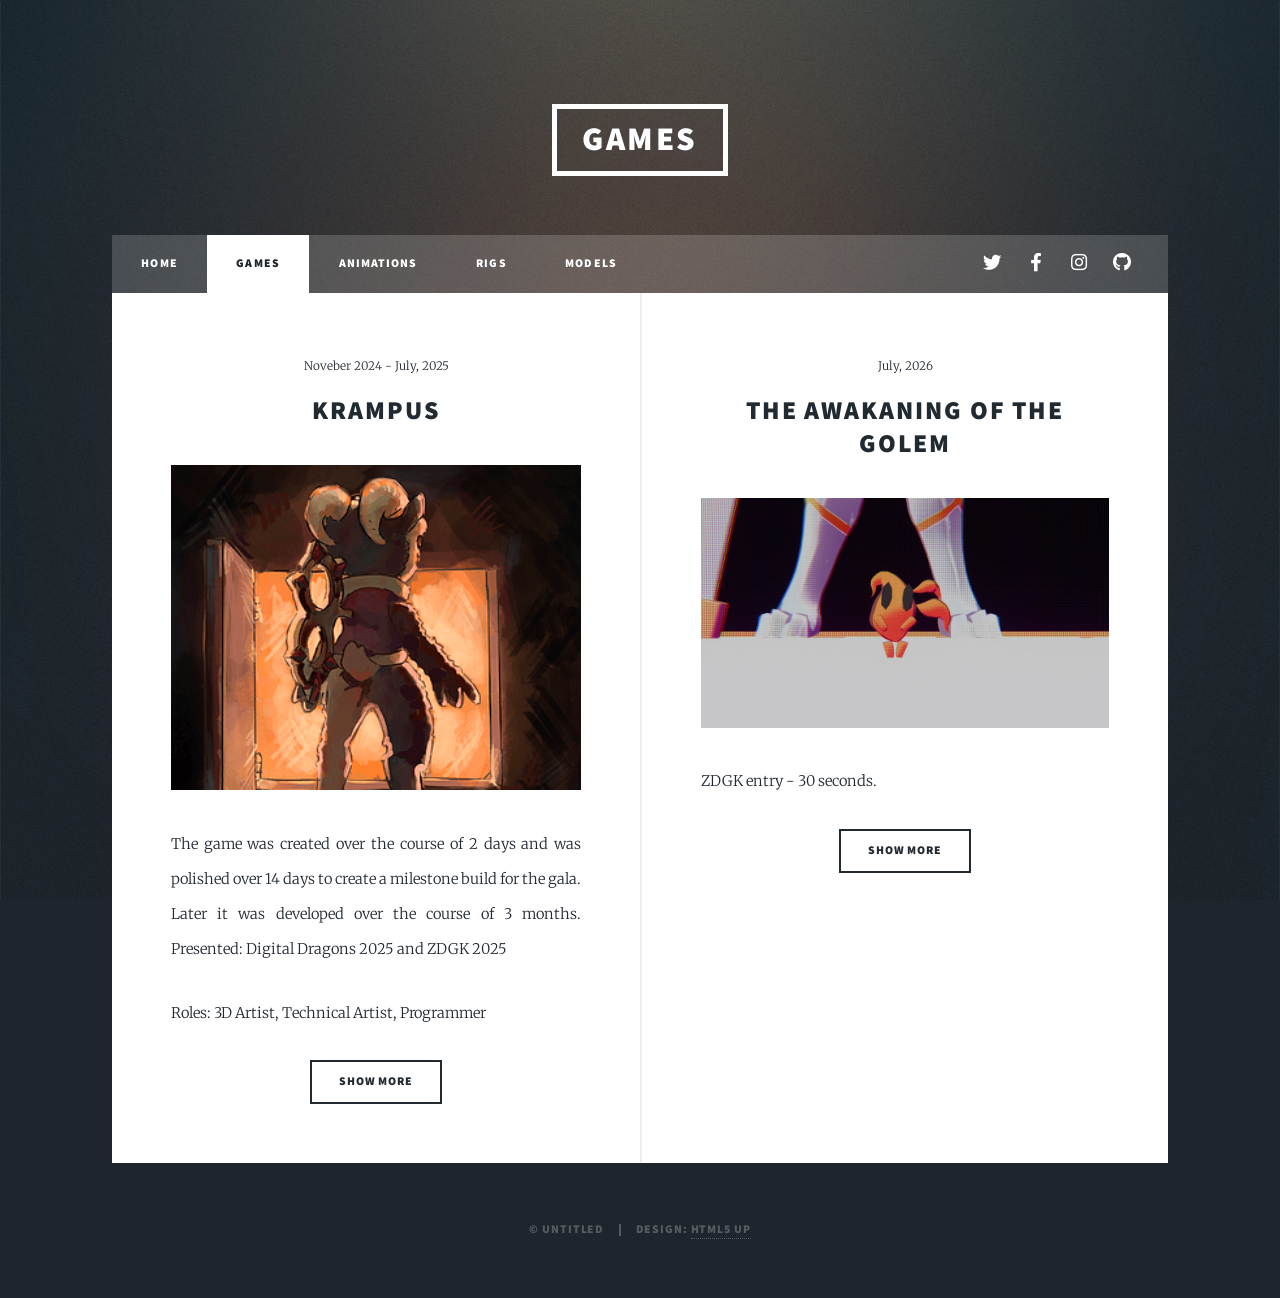
<file: gamePortfolio.html>
<!DOCTYPE HTML>
<!--
	Massively by HTML5 UP
	html5up.net | @ajlkn
	Free for personal and commercial use under the CCA 3.0 license (html5up.net/license)
-->
<html>
	<head>
		<title>Generic Page - Massively by HTML5 UP</title>
		<meta charset="utf-8" />
		<meta name="viewport" content="width=device-width, initial-scale=1, user-scalable=no" />
		<link rel="stylesheet" href="assets/css/main.css" />
		<noscript><link rel="stylesheet" href="assets/css/noscript.css" /></noscript>
	</head>
	<body class="is-preload">

		<!-- Wrapper -->
			<div id="wrapper">

				<!-- Header -->
					<header id="header">
						<a href="index.html" class="logo">Games</a>
					</header>

				<!-- Nav -->
					<nav id="nav">
						<ul class="links">
							<li ><a href="index.html">Home</a></li>
							<li class="active"><a href="gamePortfolio.html">Games</a></li>		
							<li><a href="animationPortfolio.html">Animations</a></li>
							<li><a href="generic.html">Rigs</a></li>
							<li><a href="generic.html">Models</a></li>	
						</ul>	
						<ul class="icons">
							<li><a href="#" class="icon brands fa-twitter"><span class="label">Twitter</span></a></li>
							<li><a href="#" class="icon brands fa-facebook-f"><span class="label">Facebook</span></a></li>
							<li><a href="#" class="icon brands fa-instagram"><span class="label">Instagram</span></a></li>
							<li><a href="#" class="icon brands fa-github"><span class="label">GitHub</span></a></li>
						</ul>
					</nav>

				<!-- Main -->	
					<div id="main">

						<!-- Post -->
							<section class="posts">
								<article>
									<header>	
										<span class="date"> Noveber 2024 - July, 2025</span>
										<h2><a href="#">Krampus<br /></a></h2>
									</header>
									<a href="#" class="image fit"><img src="game_assets/Krampus/KrampusThumbnail.png"" /></a>
									<p>The game was created over the course of 2 days and was polished over 14 days to create a milestone build for the gala. Later it was developed over the course of 3 months.
										Presented: Digital Dragons 2025 and ZDGK 2025
									</p>
									<p>Roles: 3D Artist, Technical Artist, Programmer</P>
									<ul class="actions special">
										<li><a href="game_assets/Krampus/KrampusPage.html" class="button">SHOW MORE</a></li>
									</ul>
								</article>
								<article>
									<header>
										<span class="date">July, 2026</span>
										<h2><a href="#">The awakaning of the Golem<br />
										</a></h2>
									</header>
									<a href="#" class="image fit"><img src="images/AnimationThumbnail/Animation_The_Awakening_of_the_Golem(ZTGK Entry) - frame at 0m4s.jpg" alt="" /></a>
									<p>ZDGK entry - 30 seconds.</p>
									<ul class="actions special">
										<li><a href="#" class="button">SHOW MORE</a></li>
									</ul>
								</article>
								
							</section>
					</div>

				
					

				<!-- Copyright -->
					<div id="copyright">
						<ul><li>&copy; Untitled</li><li>Design: <a href="https://html5up.net">HTML5 UP</a></li></ul>
					</div>

			</div>

		<!-- Scripts -->
			<script src="assets/js/jquery.min.js"></script>
			<script src="assets/js/jquery.scrollex.min.js"></script>
			<script src="assets/js/jquery.scrolly.min.js"></script>
			<script src="assets/js/browser.min.js"></script>
			<script src="assets/js/breakpoints.min.js"></script>
			<script src="assets/js/util.js"></script>
			<script src="assets/js/main.js"></script>

	</body>
</html>
</file>
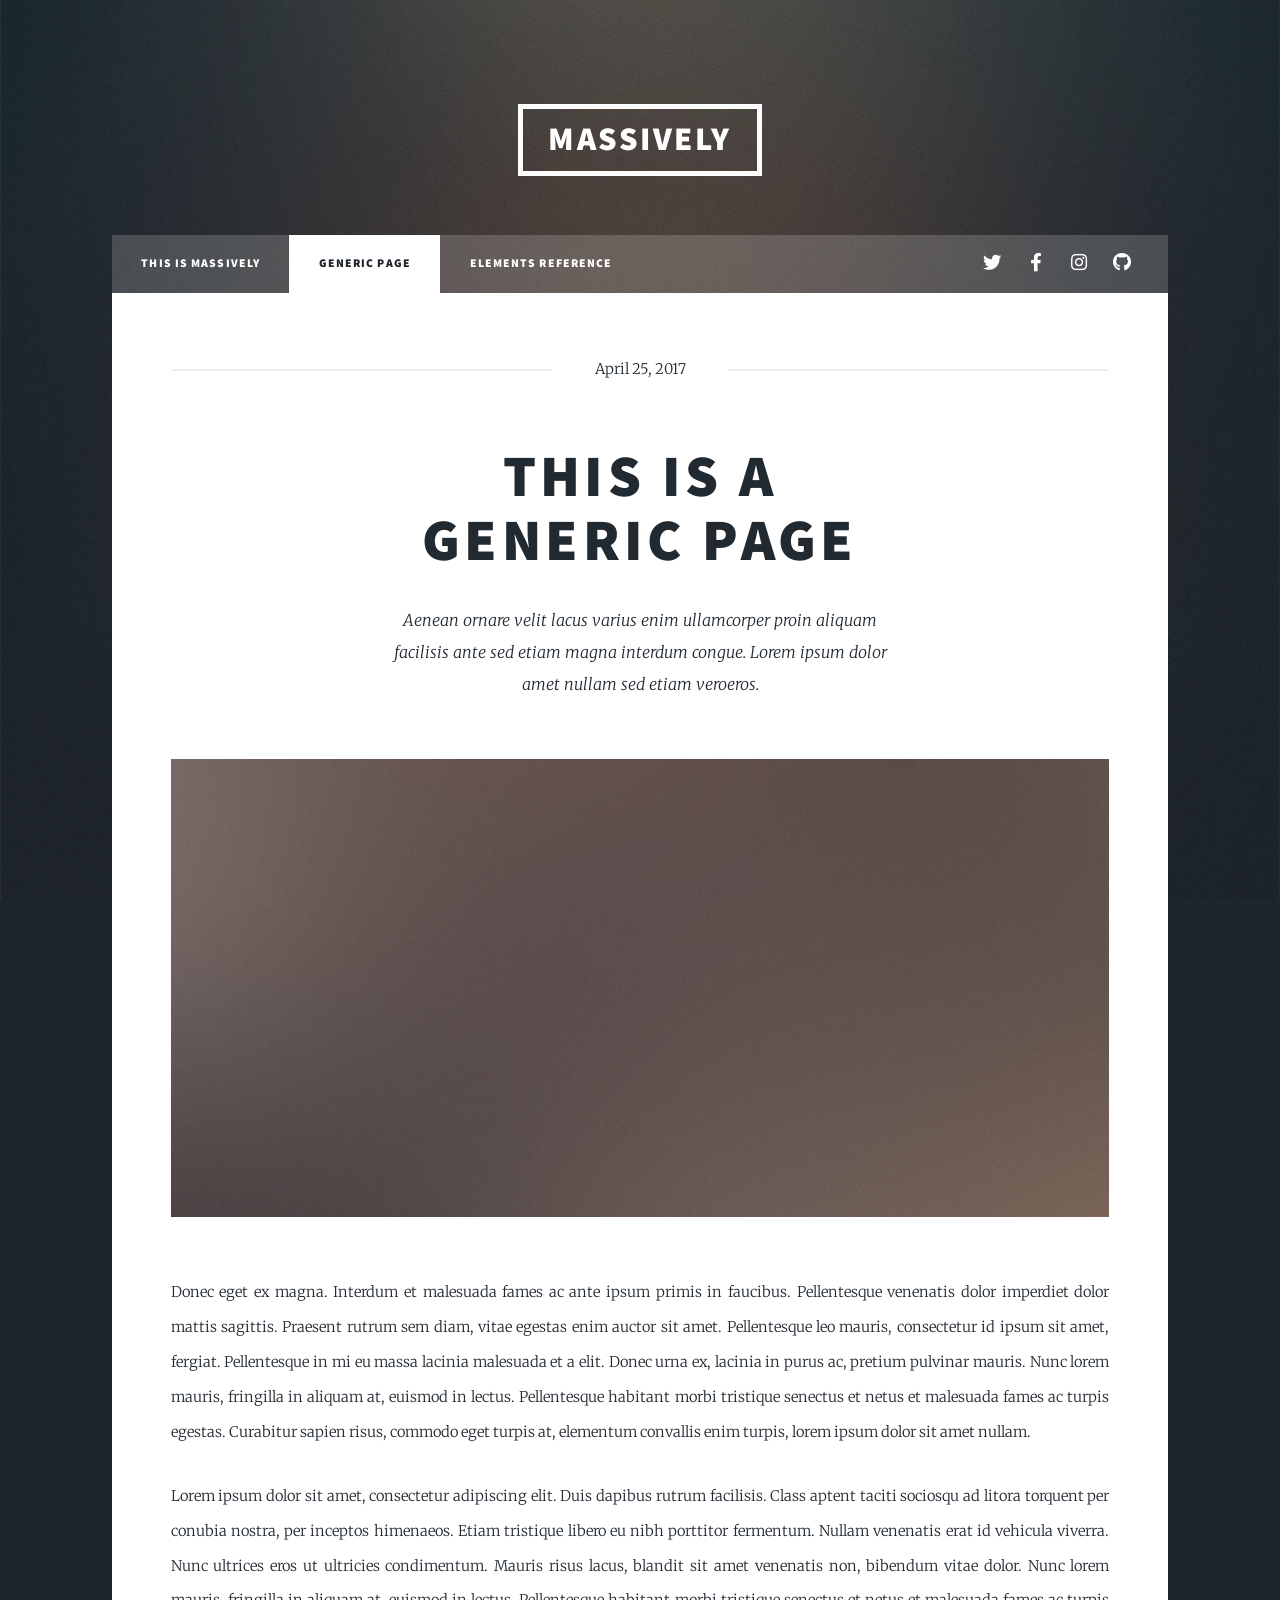
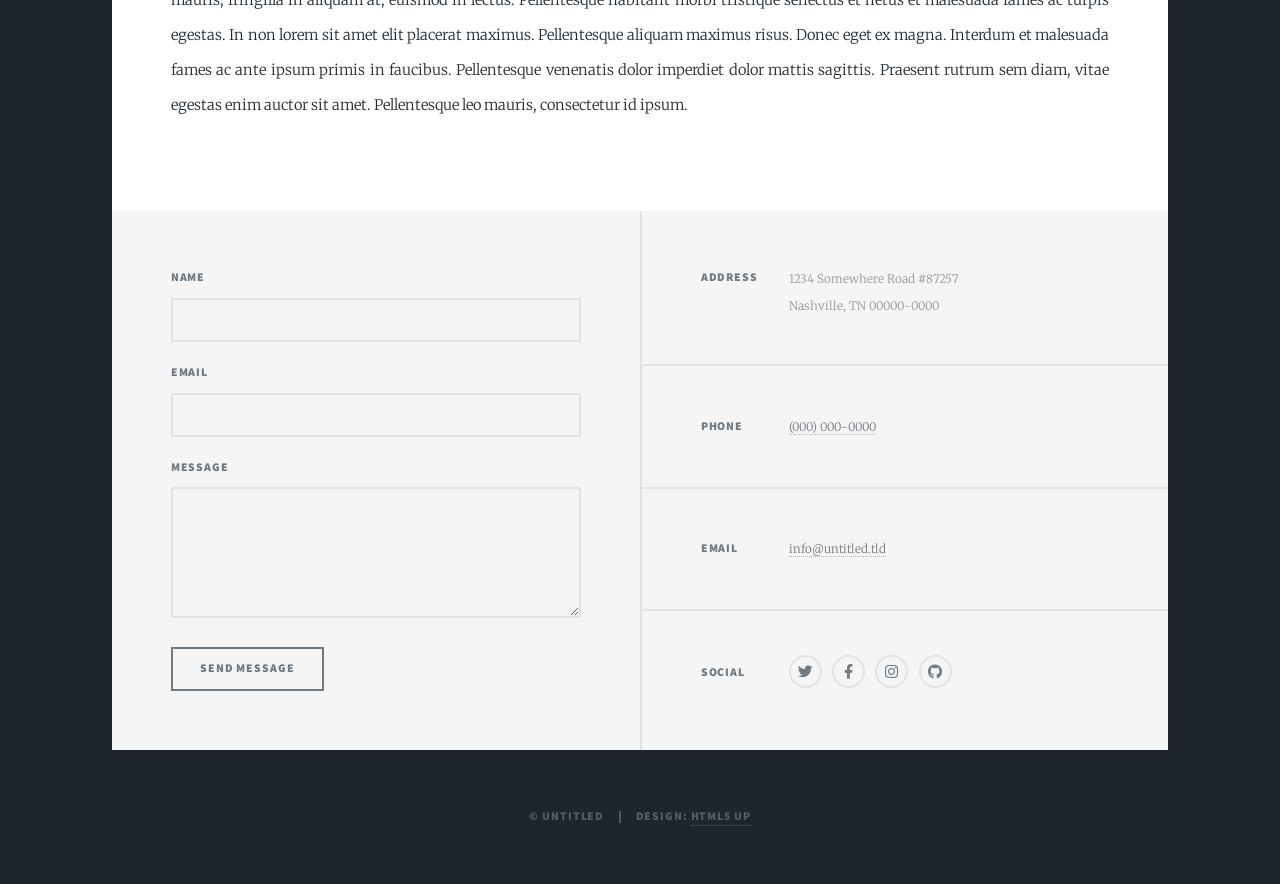
<file: generic.html>
<!DOCTYPE HTML>
<!--
	Massively by HTML5 UP
	html5up.net | @ajlkn
	Free for personal and commercial use under the CCA 3.0 license (html5up.net/license)
-->
<html>
	<head>
		<title>Generic Page - Massively by HTML5 UP</title>
		<meta charset="utf-8" />
		<meta name="viewport" content="width=device-width, initial-scale=1, user-scalable=no" />
		<link rel="stylesheet" href="assets/css/main.css" />
		<noscript><link rel="stylesheet" href="assets/css/noscript.css" /></noscript>
	</head>
	<body class="is-preload">

		<!-- Wrapper -->
			<div id="wrapper">

				<!-- Header -->
					<header id="header">
						<a href="index.html" class="logo">Massively</a>
					</header>

				<!-- Nav -->
					<nav id="nav">
						<ul class="links">
							<li><a href="index.html">This is Massively</a></li>
							<li class="active"><a href="generic.html">Generic Page</a></li>
							<li><a href="elements.html">Elements Reference</a></li>
						</ul>
						<ul class="icons">
							<li><a href="#" class="icon brands fa-twitter"><span class="label">Twitter</span></a></li>
							<li><a href="#" class="icon brands fa-facebook-f"><span class="label">Facebook</span></a></li>
							<li><a href="#" class="icon brands fa-instagram"><span class="label">Instagram</span></a></li>
							<li><a href="#" class="icon brands fa-github"><span class="label">GitHub</span></a></li>
						</ul>
					</nav>

				<!-- Main -->
					<div id="main">

						<!-- Post -->
							<section class="post">
								<header class="major">
									<span class="date">April 25, 2017</span>
									<h1>This is a<br />
									Generic Page</h1>
									<p>Aenean ornare velit lacus varius enim ullamcorper proin aliquam<br />
									facilisis ante sed etiam magna interdum congue. Lorem ipsum dolor<br />
									amet nullam sed etiam veroeros.</p>
								</header>
								<div class="image main"><img src="images/pic01.jpg" alt="" /></div>
								<p>Donec eget ex magna. Interdum et malesuada fames ac ante ipsum primis in faucibus. Pellentesque venenatis dolor imperdiet dolor mattis sagittis. Praesent rutrum sem diam, vitae egestas enim auctor sit amet. Pellentesque leo mauris, consectetur id ipsum sit amet, fergiat. Pellentesque in mi eu massa lacinia malesuada et a elit. Donec urna ex, lacinia in purus ac, pretium pulvinar mauris. Nunc lorem mauris, fringilla in aliquam at, euismod in lectus. Pellentesque habitant morbi tristique senectus et netus et malesuada fames ac turpis egestas. Curabitur sapien risus, commodo eget turpis at, elementum convallis enim turpis, lorem ipsum dolor sit amet nullam.</p>
								<p>Lorem ipsum dolor sit amet, consectetur adipiscing elit. Duis dapibus rutrum facilisis. Class aptent taciti sociosqu ad litora torquent per conubia nostra, per inceptos himenaeos. Etiam tristique libero eu nibh porttitor fermentum. Nullam venenatis erat id vehicula viverra. Nunc ultrices eros ut ultricies condimentum. Mauris risus lacus, blandit sit amet venenatis non, bibendum vitae dolor. Nunc lorem mauris, fringilla in aliquam at, euismod in lectus. Pellentesque habitant morbi tristique senectus et netus et malesuada fames ac turpis egestas. In non lorem sit amet elit placerat maximus. Pellentesque aliquam maximus risus. Donec eget ex magna. Interdum et malesuada fames ac ante ipsum primis in faucibus. Pellentesque venenatis dolor imperdiet dolor mattis sagittis. Praesent rutrum sem diam, vitae egestas enim auctor sit amet. Pellentesque leo mauris, consectetur id ipsum.</p>
							</section>

					</div>

				<!-- Footer -->
					<footer id="footer">
						<section>
							<form method="post" action="#">
								<div class="fields">
									<div class="field">
										<label for="name">Name</label>
										<input type="text" name="name" id="name" />
									</div>
									<div class="field">
										<label for="email">Email</label>
										<input type="text" name="email" id="email" />
									</div>
									<div class="field">
										<label for="message">Message</label>
										<textarea name="message" id="message" rows="3"></textarea>
									</div>
								</div>
								<ul class="actions">
									<li><input type="submit" value="Send Message" /></li>
								</ul>
							</form>
						</section>
						<section class="split contact">
							<section class="alt">
								<h3>Address</h3>
								<p>1234 Somewhere Road #87257<br />
								Nashville, TN 00000-0000</p>
							</section>
							<section>
								<h3>Phone</h3>
								<p><a href="#">(000) 000-0000</a></p>
							</section>
							<section>
								<h3>Email</h3>
								<p><a href="#">info@untitled.tld</a></p>
							</section>
							<section>
								<h3>Social</h3>
								<ul class="icons alt">
									<li><a href="#" class="icon brands alt fa-twitter"><span class="label">Twitter</span></a></li>
									<li><a href="#" class="icon brands alt fa-facebook-f"><span class="label">Facebook</span></a></li>
									<li><a href="#" class="icon brands alt fa-instagram"><span class="label">Instagram</span></a></li>
									<li><a href="#" class="icon brands alt fa-github"><span class="label">GitHub</span></a></li>
								</ul>
							</section>
						</section>
					</footer>

				<!-- Copyright -->
					<div id="copyright">
						<ul><li>&copy; Untitled</li><li>Design: <a href="https://html5up.net">HTML5 UP</a></li></ul>
					</div>

			</div>

		<!-- Scripts -->
			<script src="assets/js/jquery.min.js"></script>
			<script src="assets/js/jquery.scrollex.min.js"></script>
			<script src="assets/js/jquery.scrolly.min.js"></script>
			<script src="assets/js/browser.min.js"></script>
			<script src="assets/js/breakpoints.min.js"></script>
			<script src="assets/js/util.js"></script>
			<script src="assets/js/main.js"></script>

	</body>
</html>
</file>
<file: assets/css/main.css>
@import url(fontawesome-all.min.css);
@import url("https://fonts.googleapis.com/css?family=Merriweather:300,700,300italic,700italic|Source+Sans+Pro:900");

/*
	Massively by HTML5 UP
	html5up.net | @ajlkn
	Free for personal and commercial use under the CCA 3.0 license (html5up.net/license)
*/

html, body, div, span, applet, object,
iframe, h1, h2, h3, h4, h5, h6, p, blockquote,
pre, a, abbr, acronym, address, big, cite,
code, del, dfn, em, img, ins, kbd, q, s, samp,
small, strike, strong, sub, sup, tt, var, b,
u, i, center, dl, dt, dd, ol, ul, li, fieldset,
form, label, legend, table, caption, tbody,
tfoot, thead, tr, th, td, article, aside,
canvas, details, embed, figure, figcaption,
footer, header, hgroup, menu, nav, output, ruby,
section, summary, time, mark, audio, video {
	margin: 0;
	padding: 0;
	border: 0;
	font-size: 100%;
	font: inherit;
	vertical-align: baseline;}

article, aside, details, figcaption, figure,
footer, header, hgroup, menu, nav, section {
	display: block;}

body {
	line-height: 1;
}

ol, ul {
	list-style: none;
}

blockquote, q {
	quotes: none;
}

	blockquote:before, blockquote:after, q:before, q:after {
		content: '';
		content: none;
	}

table {
	border-collapse: collapse;
	border-spacing: 0;
}

body {
	-webkit-text-size-adjust: none;
}

mark {
	background-color: transparent;
	color: inherit;
}

input::-moz-focus-inner {
	border: 0;
	padding: 0;
}

input, select, textarea {
	-moz-appearance: none;
	-webkit-appearance: none;
	-ms-appearance: none;
	appearance: none;
}

/* Basic */

	@-ms-viewport {
		width: device-width;
	}

	body {
		-ms-overflow-style: scrollbar;
	}

	@media screen and (max-width: 480px) {

		html, body {
			min-width: 320px;
		}

	}

	html {
		box-sizing: border-box;
	}

	*, *:before, *:after {
		box-sizing: inherit;
	}

	body {
		background-color: #1e252d;
	}

		body.is-preload *, body.is-preload *:before, body.is-preload *:after {
			-moz-animation: none !important;
			-webkit-animation: none !important;
			-ms-animation: none !important;
			animation: none !important;
			-moz-transition: none !important;
			-webkit-transition: none !important;
			-ms-transition: none !important;
			transition: none !important;
		}

/* Type */

	html {
		font-size: 16pt;
	}

		@media screen and (max-width: 1680px) {

			html {
				font-size: 12pt;
			}

		}

		@media screen and (max-width: 1280px) {

			html {
				font-size: 11pt;
			}

		}

		@media screen and (max-width: 360px) {

			html {
				font-size: 10pt;
			}

		}

	body {
		color: #212931;
	}

	body, input, select, textarea {
		font-family: "Merriweather", Georgia, serif;
		font-weight: 300;
		font-size: 1rem;
		line-height: 2.375;
	}

	a {
		-moz-transition: color 0.2s ease-in-out, background-color 0.2s ease-in-out, border-color 0.2s ease-in-out, box-shadow 0.2s ease-in-out;
		-webkit-transition: color 0.2s ease-in-out, background-color 0.2s ease-in-out, border-color 0.2s ease-in-out, box-shadow 0.2s ease-in-out;
		-ms-transition: color 0.2s ease-in-out, background-color 0.2s ease-in-out, border-color 0.2s ease-in-out, box-shadow 0.2s ease-in-out;
		transition: color 0.2s ease-in-out, background-color 0.2s ease-in-out, border-color 0.2s ease-in-out, box-shadow 0.2s ease-in-out;
		border-bottom: dotted 1px;
		text-decoration: none;
	}

		a:hover {
			border-bottom-color: transparent;
		}

	strong, b {
		font-weight: 600;
	}

	em, i {
		font-style: italic;
	}

	p {
		text-align: justify;
		margin: 0 0 2rem 0;
	}

	h1, h2, h3, h4, h5, h6 {
		font-family: "Source Sans Pro", Helvetica, sans-serif;
		font-weight: 900;
		line-height: 1.5;
		letter-spacing: 0.075em;
		text-transform: uppercase;
		margin: 0 0 1rem 0;
	}

		h1 a, h2 a, h3 a, h4 a, h5 a, h6 a {
			border-bottom: 0;
			color: inherit;
			text-decoration: none;
		}

	h1 {
		font-size: 4rem;
		line-height: 1.1;
		margin: 0 0 2rem 0;
	}

	h2 {
		font-size: 1.75rem;
		line-height: 1.3;
		margin: 0 0 1.5rem 0;
	}

	h3 {
		font-size: 1.25rem;
		margin: 0 0 1.5rem 0;
	}

	h4 {
		font-size: 1rem;
	}

	h5 {
		font-size: 0.9rem;
	}

	h6 {
		font-size: 0.8rem;
	}

	sub {
		font-size: 0.8rem;
		position: relative;
		top: 0.5rem;
	}

	sup {
		font-size: 0.8rem;
		position: relative;
		top: -0.5rem;
	}

	blockquote {
		border-left: solid 4px;
		font-style: italic;
		margin: 0 0 2rem 0;
		padding: 0.5rem 0 0.5rem 2rem;
	}

	code {
		border: solid 2px;
		font-family: "Courier New", monospace;
		font-size: 0.9rem;
		margin: 0 0.25rem;
		padding: 0.25rem 0.65rem;
	}

	pre {
		-webkit-overflow-scrolling: touch;
		font-family: "Courier New", monospace;
		font-size: 0.9rem;
		margin: 0 0 2rem 0;
	}

		pre code {
			display: block;
			line-height: 1.75;
			padding: 1rem 1.5rem;
			overflow-x: auto;
		}

	hr {
		border: 0;
		border-bottom: solid 2px;
		margin: 3rem 0;
	}

		hr.major {
			margin: 5rem 0;
		}

	.align-left {
		text-align: left;
	}

	.align-center {
		text-align: center;
	}

	.align-right {
		text-align: right;
	}

	input, select, textarea {
		color: #212931;
	}

	a {
		color: #212931;
		border-bottom-color: rgba(33, 41, 49, 0.5);
	}

		a:hover {
			border-bottom-color: transparent;
			color: #18bfef !important;
		}

	strong, b {
		color: #212931;
	}

	h1, h2, h3, h4, h5, h6 {
		color: #212931;
	}

	blockquote {
		border-left-color: #eeeeee;
	}

	code {
		background: rgba(220, 220, 220, 0.25);
		border-color: #eeeeee;
	}

	hr {
		border-bottom-color: #eeeeee;
	}

/* Row */

	.row {
		display: flex;
		flex-wrap: wrap;
		box-sizing: border-box;
		align-items: stretch;
	}

		.row > * {
			box-sizing: border-box;
		}

		.row.gtr-uniform > * > :last-child {
			margin-bottom: 0;
		}

		.row.aln-left {
			justify-content: flex-start;
		}

		.row.aln-center {
			justify-content: center;
		}

		.row.aln-right {
			justify-content: flex-end;
		}

		.row.aln-top {
			align-items: flex-start;
		}

		.row.aln-middle {
			align-items: center;
		}

		.row.aln-bottom {
			align-items: flex-end;
		}

		.row > .imp {
			order: -1;
		}

		.row > .col-1 {
			width: 8.33333%;
		}

		.row > .off-1 {
			margin-left: 8.33333%;
		}

		.row > .col-2 {
			width: 16.66667%;
		}

		.row > .off-2 {
			margin-left: 16.66667%;
		}

		.row > .col-3 {
			width: 25%;
		}

		.row > .off-3 {
			margin-left: 25%;
		}

		.row > .col-4 {
			width: 33.33333%;
		}

		.row > .off-4 {
			margin-left: 33.33333%;
		}

		.row > .col-5 {
			width: 41.66667%;
		}

		.row > .off-5 {
			margin-left: 41.66667%;
		}

		.row > .col-6 {
			width: 50%;
		}

		.row > .off-6 {
			margin-left: 50%;
		}

		.row > .col-7 {
			width: 58.33333%;
		}

		.row > .off-7 {
			margin-left: 58.33333%;
		}

		.row > .col-8 {
			width: 66.66667%;
		}

		.row > .off-8 {
			margin-left: 66.66667%;
		}

		.row > .col-9 {
			width: 75%;
		}

		.row > .off-9 {
			margin-left: 75%;
		}

		.row > .col-10 {
			width: 83.33333%;
		}

		.row > .off-10 {
			margin-left: 83.33333%;
		}

		.row > .col-11 {
			width: 91.66667%;
		}

		.row > .off-11 {
			margin-left: 91.66667%;
		}

		.row > .col-12 {
			width: 100%;
		}

		.row > .off-12 {
			margin-left: 100%;
		}

		.row.gtr-0 {
			margin-top: 0;
			margin-left: 0rem;
		}

			.row.gtr-0 > * {
				padding: 0 0 0 0rem;
			}

			.row.gtr-0.gtr-uniform {
				margin-top: 0rem;
			}

				.row.gtr-0.gtr-uniform > * {
					padding-top: 0rem;
				}

		.row.gtr-25 {
			margin-top: 0;
			margin-left: -0.375rem;
		}

			.row.gtr-25 > * {
				padding: 0 0 0 0.375rem;
			}

			.row.gtr-25.gtr-uniform {
				margin-top: -0.375rem;
			}

				.row.gtr-25.gtr-uniform > * {
					padding-top: 0.375rem;
				}

		.row.gtr-50 {
			margin-top: 0;
			margin-left: -0.75rem;
		}

			.row.gtr-50 > * {
				padding: 0 0 0 0.75rem;
			}

			.row.gtr-50.gtr-uniform {
				margin-top: -0.75rem;
			}

				.row.gtr-50.gtr-uniform > * {
					padding-top: 0.75rem;
				}

		.row {
			margin-top: 0;
			margin-left: -1.5rem;
		}

			.row > * {
				padding: 0 0 0 1.5rem;
			}

			.row.gtr-uniform {
				margin-top: -1.5rem;
			}

				.row.gtr-uniform > * {
					padding-top: 1.5rem;
				}

		.row.gtr-150 {
			margin-top: 0;
			margin-left: -2.25rem;
		}

			.row.gtr-150 > * {
				padding: 0 0 0 2.25rem;
			}

			.row.gtr-150.gtr-uniform {
				margin-top: -2.25rem;
			}

				.row.gtr-150.gtr-uniform > * {
					padding-top: 2.25rem;
				}

		.row.gtr-200 {
			margin-top: 0;
			margin-left: -3rem;
		}

			.row.gtr-200 > * {
				padding: 0 0 0 3rem;
			}

			.row.gtr-200.gtr-uniform {
				margin-top: -3rem;
			}

				.row.gtr-200.gtr-uniform > * {
					padding-top: 3rem;
				}

		@media screen and (max-width: 1680px) {

			.row {
				display: flex;
				flex-wrap: wrap;
				box-sizing: border-box;
				align-items: stretch;
			}

				.row > * {
					box-sizing: border-box;
				}

				.row.gtr-uniform > * > :last-child {
					margin-bottom: 0;
				}

				.row.aln-left {
					justify-content: flex-start;
				}

				.row.aln-center {
					justify-content: center;
				}

				.row.aln-right {
					justify-content: flex-end;
				}

				.row.aln-top {
					align-items: flex-start;
				}

				.row.aln-middle {
					align-items: center;
				}

				.row.aln-bottom {
					align-items: flex-end;
				}

				.row > .imp-xlarge {
					order: -1;
				}

				.row > .col-1-xlarge {
					width: 8.33333%;
				}

				.row > .off-1-xlarge {
					margin-left: 8.33333%;
				}

				.row > .col-2-xlarge {
					width: 16.66667%;
				}

				.row > .off-2-xlarge {
					margin-left: 16.66667%;
				}

				.row > .col-3-xlarge {
					width: 25%;
				}

				.row > .off-3-xlarge {
					margin-left: 25%;
				}

				.row > .col-4-xlarge {
					width: 33.33333%;
				}

				.row > .off-4-xlarge {
					margin-left: 33.33333%;
				}

				.row > .col-5-xlarge {
					width: 41.66667%;
				}

				.row > .off-5-xlarge {
					margin-left: 41.66667%;
				}

				.row > .col-6-xlarge {
					width: 50%;
				}

				.row > .off-6-xlarge {
					margin-left: 50%;
				}

				.row > .col-7-xlarge {
					width: 58.33333%;
				}

				.row > .off-7-xlarge {
					margin-left: 58.33333%;
				}

				.row > .col-8-xlarge {
					width: 66.66667%;
				}

				.row > .off-8-xlarge {
					margin-left: 66.66667%;
				}

				.row > .col-9-xlarge {
					width: 75%;
				}

				.row > .off-9-xlarge {
					margin-left: 75%;
				}

				.row > .col-10-xlarge {
					width: 83.33333%;
				}

				.row > .off-10-xlarge {
					margin-left: 83.33333%;
				}

				.row > .col-11-xlarge {
					width: 91.66667%;
				}

				.row > .off-11-xlarge {
					margin-left: 91.66667%;
				}

				.row > .col-12-xlarge {
					width: 100%;
				}

				.row > .off-12-xlarge {
					margin-left: 100%;
				}

				.row.gtr-0 {
					margin-top: 0;
					margin-left: 0rem;
				}

					.row.gtr-0 > * {
						padding: 0 0 0 0rem;
					}

					.row.gtr-0.gtr-uniform {
						margin-top: 0rem;
					}

						.row.gtr-0.gtr-uniform > * {
							padding-top: 0rem;
						}

				.row.gtr-25 {
					margin-top: 0;
					margin-left: -0.375rem;
				}

					.row.gtr-25 > * {
						padding: 0 0 0 0.375rem;
					}

					.row.gtr-25.gtr-uniform {
						margin-top: -0.375rem;
					}

						.row.gtr-25.gtr-uniform > * {
							padding-top: 0.375rem;
						}

				.row.gtr-50 {
					margin-top: 0;
					margin-left: -0.75rem;
				}

					.row.gtr-50 > * {
						padding: 0 0 0 0.75rem;
					}

					.row.gtr-50.gtr-uniform {
						margin-top: -0.75rem;
					}

						.row.gtr-50.gtr-uniform > * {
							padding-top: 0.75rem;
						}

				.row {
					margin-top: 0;
					margin-left: -1.5rem;
				}

					.row > * {
						padding: 0 0 0 1.5rem;
					}

					.row.gtr-uniform {
						margin-top: -1.5rem;
					}

						.row.gtr-uniform > * {
							padding-top: 1.5rem;
						}

				.row.gtr-150 {
					margin-top: 0;
					margin-left: -2.25rem;
				}

					.row.gtr-150 > * {
						padding: 0 0 0 2.25rem;
					}

					.row.gtr-150.gtr-uniform {
						margin-top: -2.25rem;
					}

						.row.gtr-150.gtr-uniform > * {
							padding-top: 2.25rem;
						}

				.row.gtr-200 {
					margin-top: 0;
					margin-left: -3rem;
				}

					.row.gtr-200 > * {
						padding: 0 0 0 3rem;
					}

					.row.gtr-200.gtr-uniform {
						margin-top: -3rem;
					}

						.row.gtr-200.gtr-uniform > * {
							padding-top: 3rem;
						}

		}

		@media screen and (max-width: 1280px) {

			.row {
				display: flex;
				flex-wrap: wrap;
				box-sizing: border-box;
				align-items: stretch;
			}

				.row > * {
					box-sizing: border-box;
				}

				.row.gtr-uniform > * > :last-child {
					margin-bottom: 0;
				}

				.row.aln-left {
					justify-content: flex-start;
				}

				.row.aln-center {
					justify-content: center;
				}

				.row.aln-right {
					justify-content: flex-end;
				}

				.row.aln-top {
					align-items: flex-start;
				}

				.row.aln-middle {
					align-items: center;
				}

				.row.aln-bottom {
					align-items: flex-end;
				}

				.row > .imp-large {
					order: -1;
				}

				.row > .col-1-large {
					width: 8.33333%;
				}

				.row > .off-1-large {
					margin-left: 8.33333%;
				}

				.row > .col-2-large {
					width: 16.66667%;
				}

				.row > .off-2-large {
					margin-left: 16.66667%;
				}

				.row > .col-3-large {
					width: 25%;
				}

				.row > .off-3-large {
					margin-left: 25%;
				}

				.row > .col-4-large {
					width: 33.33333%;
				}

				.row > .off-4-large {
					margin-left: 33.33333%;
				}

				.row > .col-5-large {
					width: 41.66667%;
				}

				.row > .off-5-large {
					margin-left: 41.66667%;
				}

				.row > .col-6-large {
					width: 50%;
				}

				.row > .off-6-large {
					margin-left: 50%;
				}

				.row > .col-7-large {
					width: 58.33333%;
				}

				.row > .off-7-large {
					margin-left: 58.33333%;
				}

				.row > .col-8-large {
					width: 66.66667%;
				}

				.row > .off-8-large {
					margin-left: 66.66667%;
				}

				.row > .col-9-large {
					width: 75%;
				}

				.row > .off-9-large {
					margin-left: 75%;
				}

				.row > .col-10-large {
					width: 83.33333%;
				}

				.row > .off-10-large {
					margin-left: 83.33333%;
				}

				.row > .col-11-large {
					width: 91.66667%;
				}

				.row > .off-11-large {
					margin-left: 91.66667%;
				}

				.row > .col-12-large {
					width: 100%;
				}

				.row > .off-12-large {
					margin-left: 100%;
				}

				.row.gtr-0 {
					margin-top: 0;
					margin-left: 0rem;
				}

					.row.gtr-0 > * {
						padding: 0 0 0 0rem;
					}

					.row.gtr-0.gtr-uniform {
						margin-top: 0rem;
					}

						.row.gtr-0.gtr-uniform > * {
							padding-top: 0rem;
						}

				.row.gtr-25 {
					margin-top: 0;
					margin-left: -0.375rem;
				}

					.row.gtr-25 > * {
						padding: 0 0 0 0.375rem;
					}

					.row.gtr-25.gtr-uniform {
						margin-top: -0.375rem;
					}

						.row.gtr-25.gtr-uniform > * {
							padding-top: 0.375rem;
						}

				.row.gtr-50 {
					margin-top: 0;
					margin-left: -0.75rem;
				}

					.row.gtr-50 > * {
						padding: 0 0 0 0.75rem;
					}

					.row.gtr-50.gtr-uniform {
						margin-top: -0.75rem;
					}

						.row.gtr-50.gtr-uniform > * {
							padding-top: 0.75rem;
						}

				.row {
					margin-top: 0;
					margin-left: -1.5rem;
				}

					.row > * {
						padding: 0 0 0 1.5rem;
					}

					.row.gtr-uniform {
						margin-top: -1.5rem;
					}

						.row.gtr-uniform > * {
							padding-top: 1.5rem;
						}

				.row.gtr-150 {
					margin-top: 0;
					margin-left: -2.25rem;
				}

					.row.gtr-150 > * {
						padding: 0 0 0 2.25rem;
					}

					.row.gtr-150.gtr-uniform {
						margin-top: -2.25rem;
					}

						.row.gtr-150.gtr-uniform > * {
							padding-top: 2.25rem;
						}

				.row.gtr-200 {
					margin-top: 0;
					margin-left: -3rem;
				}

					.row.gtr-200 > * {
						padding: 0 0 0 3rem;
					}

					.row.gtr-200.gtr-uniform {
						margin-top: -3rem;
					}

						.row.gtr-200.gtr-uniform > * {
							padding-top: 3rem;
						}

		}

		@media screen and (max-width: 980px) {

			.row {
				display: flex;
				flex-wrap: wrap;
				box-sizing: border-box;
				align-items: stretch;
			}

				.row > * {
					box-sizing: border-box;
				}

				.row.gtr-uniform > * > :last-child {
					margin-bottom: 0;
				}

				.row.aln-left {
					justify-content: flex-start;
				}

				.row.aln-center {
					justify-content: center;
				}

				.row.aln-right {
					justify-content: flex-end;
				}

				.row.aln-top {
					align-items: flex-start;
				}

				.row.aln-middle {
					align-items: center;
				}

				.row.aln-bottom {
					align-items: flex-end;
				}

				.row > .imp-medium {
					order: -1;
				}

				.row > .col-1-medium {
					width: 8.33333%;
				}

				.row > .off-1-medium {
					margin-left: 8.33333%;
				}

				.row > .col-2-medium {
					width: 16.66667%;
				}

				.row > .off-2-medium {
					margin-left: 16.66667%;
				}

				.row > .col-3-medium {
					width: 25%;
				}

				.row > .off-3-medium {
					margin-left: 25%;
				}

				.row > .col-4-medium {
					width: 33.33333%;
				}

				.row > .off-4-medium {
					margin-left: 33.33333%;
				}

				.row > .col-5-medium {
					width: 41.66667%;
				}

				.row > .off-5-medium {
					margin-left: 41.66667%;
				}

				.row > .col-6-medium {
					width: 50%;
				}

				.row > .off-6-medium {
					margin-left: 50%;
				}

				.row > .col-7-medium {
					width: 58.33333%;
				}

				.row > .off-7-medium {
					margin-left: 58.33333%;
				}

				.row > .col-8-medium {
					width: 66.66667%;
				}

				.row > .off-8-medium {
					margin-left: 66.66667%;
				}

				.row > .col-9-medium {
					width: 75%;
				}

				.row > .off-9-medium {
					margin-left: 75%;
				}

				.row > .col-10-medium {
					width: 83.33333%;
				}

				.row > .off-10-medium {
					margin-left: 83.33333%;
				}

				.row > .col-11-medium {
					width: 91.66667%;
				}

				.row > .off-11-medium {
					margin-left: 91.66667%;
				}

				.row > .col-12-medium {
					width: 100%;
				}

				.row > .off-12-medium {
					margin-left: 100%;
				}

				.row.gtr-0 {
					margin-top: 0;
					margin-left: 0rem;
				}

					.row.gtr-0 > * {
						padding: 0 0 0 0rem;
					}

					.row.gtr-0.gtr-uniform {
						margin-top: 0rem;
					}

						.row.gtr-0.gtr-uniform > * {
							padding-top: 0rem;
						}

				.row.gtr-25 {
					margin-top: 0;
					margin-left: -0.375rem;
				}

					.row.gtr-25 > * {
						padding: 0 0 0 0.375rem;
					}

					.row.gtr-25.gtr-uniform {
						margin-top: -0.375rem;
					}

						.row.gtr-25.gtr-uniform > * {
							padding-top: 0.375rem;
						}

				.row.gtr-50 {
					margin-top: 0;
					margin-left: -0.75rem;
				}

					.row.gtr-50 > * {
						padding: 0 0 0 0.75rem;
					}

					.row.gtr-50.gtr-uniform {
						margin-top: -0.75rem;
					}

						.row.gtr-50.gtr-uniform > * {
							padding-top: 0.75rem;
						}

				.row {
					margin-top: 0;
					margin-left: -1.5rem;
				}

					.row > * {
						padding: 0 0 0 1.5rem;
					}

					.row.gtr-uniform {
						margin-top: -1.5rem;
					}

						.row.gtr-uniform > * {
							padding-top: 1.5rem;
						}

				.row.gtr-150 {
					margin-top: 0;
					margin-left: -2.25rem;
				}

					.row.gtr-150 > * {
						padding: 0 0 0 2.25rem;
					}

					.row.gtr-150.gtr-uniform {
						margin-top: -2.25rem;
					}

						.row.gtr-150.gtr-uniform > * {
							padding-top: 2.25rem;
						}

				.row.gtr-200 {
					margin-top: 0;
					margin-left: -3rem;
				}

					.row.gtr-200 > * {
						padding: 0 0 0 3rem;
					}

					.row.gtr-200.gtr-uniform {
						margin-top: -3rem;
					}

						.row.gtr-200.gtr-uniform > * {
							padding-top: 3rem;
						}

		}

		@media screen and (max-width: 736px) {

			.row {
				display: flex;
				flex-wrap: wrap;
				box-sizing: border-box;
				align-items: stretch;
			}

				.row > * {
					box-sizing: border-box;
				}

				.row.gtr-uniform > * > :last-child {
					margin-bottom: 0;
				}

				.row.aln-left {
					justify-content: flex-start;
				}

				.row.aln-center {
					justify-content: center;
				}

				.row.aln-right {
					justify-content: flex-end;
				}

				.row.aln-top {
					align-items: flex-start;
				}

				.row.aln-middle {
					align-items: center;
				}

				.row.aln-bottom {
					align-items: flex-end;
				}

				.row > .imp-small {
					order: -1;
				}

				.row > .col-1-small {
					width: 8.33333%;
				}

				.row > .off-1-small {
					margin-left: 8.33333%;
				}

				.row > .col-2-small {
					width: 16.66667%;
				}

				.row > .off-2-small {
					margin-left: 16.66667%;
				}

				.row > .col-3-small {
					width: 25%;
				}

				.row > .off-3-small {
					margin-left: 25%;
				}

				.row > .col-4-small {
					width: 33.33333%;
				}

				.row > .off-4-small {
					margin-left: 33.33333%;
				}

				.row > .col-5-small {
					width: 41.66667%;
				}

				.row > .off-5-small {
					margin-left: 41.66667%;
				}

				.row > .col-6-small {
					width: 50%;
				}

				.row > .off-6-small {
					margin-left: 50%;
				}

				.row > .col-7-small {
					width: 58.33333%;
				}

				.row > .off-7-small {
					margin-left: 58.33333%;
				}

				.row > .col-8-small {
					width: 66.66667%;
				}

				.row > .off-8-small {
					margin-left: 66.66667%;
				}

				.row > .col-9-small {
					width: 75%;
				}

				.row > .off-9-small {
					margin-left: 75%;
				}

				.row > .col-10-small {
					width: 83.33333%;
				}

				.row > .off-10-small {
					margin-left: 83.33333%;
				}

				.row > .col-11-small {
					width: 91.66667%;
				}

				.row > .off-11-small {
					margin-left: 91.66667%;
				}

				.row > .col-12-small {
					width: 100%;
				}

				.row > .off-12-small {
					margin-left: 100%;
				}

				.row.gtr-0 {
					margin-top: 0;
					margin-left: 0rem;
				}

					.row.gtr-0 > * {
						padding: 0 0 0 0rem;
					}

					.row.gtr-0.gtr-uniform {
						margin-top: 0rem;
					}

						.row.gtr-0.gtr-uniform > * {
							padding-top: 0rem;
						}

				.row.gtr-25 {
					margin-top: 0;
					margin-left: -0.375rem;
				}

					.row.gtr-25 > * {
						padding: 0 0 0 0.375rem;
					}

					.row.gtr-25.gtr-uniform {
						margin-top: -0.375rem;
					}

						.row.gtr-25.gtr-uniform > * {
							padding-top: 0.375rem;
						}

				.row.gtr-50 {
					margin-top: 0;
					margin-left: -0.75rem;
				}

					.row.gtr-50 > * {
						padding: 0 0 0 0.75rem;
					}

					.row.gtr-50.gtr-uniform {
						margin-top: -0.75rem;
					}

						.row.gtr-50.gtr-uniform > * {
							padding-top: 0.75rem;
						}

				.row {
					margin-top: 0;
					margin-left: -1.5rem;
				}

					.row > * {
						padding: 0 0 0 1.5rem;
					}

					.row.gtr-uniform {
						margin-top: -1.5rem;
					}

						.row.gtr-uniform > * {
							padding-top: 1.5rem;
						}

				.row.gtr-150 {
					margin-top: 0;
					margin-left: -2.25rem;
				}

					.row.gtr-150 > * {
						padding: 0 0 0 2.25rem;
					}

					.row.gtr-150.gtr-uniform {
						margin-top: -2.25rem;
					}

						.row.gtr-150.gtr-uniform > * {
							padding-top: 2.25rem;
						}

				.row.gtr-200 {
					margin-top: 0;
					margin-left: -3rem;
				}

					.row.gtr-200 > * {
						padding: 0 0 0 3rem;
					}

					.row.gtr-200.gtr-uniform {
						margin-top: -3rem;
					}

						.row.gtr-200.gtr-uniform > * {
							padding-top: 3rem;
						}

		}

		@media screen and (max-width: 480px) {

			.row {
				display: flex;
				flex-wrap: wrap;
				box-sizing: border-box;
				align-items: stretch;
			}

				.row > * {
					box-sizing: border-box;
				}

				.row.gtr-uniform > * > :last-child {
					margin-bottom: 0;
				}

				.row.aln-left {
					justify-content: flex-start;
				}

				.row.aln-center {
					justify-content: center;
				}

				.row.aln-right {
					justify-content: flex-end;
				}

				.row.aln-top {
					align-items: flex-start;
				}

				.row.aln-middle {
					align-items: center;
				}

				.row.aln-bottom {
					align-items: flex-end;
				}

				.row > .imp-xsmall {
					order: -1;
				}

				.row > .col-1-xsmall {
					width: 8.33333%;
				}

				.row > .off-1-xsmall {
					margin-left: 8.33333%;
				}

				.row > .col-2-xsmall {
					width: 16.66667%;
				}

				.row > .off-2-xsmall {
					margin-left: 16.66667%;
				}

				.row > .col-3-xsmall {
					width: 25%;
				}

				.row > .off-3-xsmall {
					margin-left: 25%;
				}

				.row > .col-4-xsmall {
					width: 33.33333%;
				}

				.row > .off-4-xsmall {
					margin-left: 33.33333%;
				}

				.row > .col-5-xsmall {
					width: 41.66667%;
				}

				.row > .off-5-xsmall {
					margin-left: 41.66667%;
				}

				.row > .col-6-xsmall {
					width: 50%;
				}

				.row > .off-6-xsmall {
					margin-left: 50%;
				}

				.row > .col-7-xsmall {
					width: 58.33333%;
				}

				.row > .off-7-xsmall {
					margin-left: 58.33333%;
				}

				.row > .col-8-xsmall {
					width: 66.66667%;
				}

				.row > .off-8-xsmall {
					margin-left: 66.66667%;
				}

				.row > .col-9-xsmall {
					width: 75%;
				}

				.row > .off-9-xsmall {
					margin-left: 75%;
				}

				.row > .col-10-xsmall {
					width: 83.33333%;
				}

				.row > .off-10-xsmall {
					margin-left: 83.33333%;
				}

				.row > .col-11-xsmall {
					width: 91.66667%;
				}

				.row > .off-11-xsmall {
					margin-left: 91.66667%;
				}

				.row > .col-12-xsmall {
					width: 100%;
				}

				.row > .off-12-xsmall {
					margin-left: 100%;
				}

				.row.gtr-0 {
					margin-top: 0;
					margin-left: 0rem;
				}

					.row.gtr-0 > * {
						padding: 0 0 0 0rem;
					}

					.row.gtr-0.gtr-uniform {
						margin-top: 0rem;
					}

						.row.gtr-0.gtr-uniform > * {
							padding-top: 0rem;
						}

				.row.gtr-25 {
					margin-top: 0;
					margin-left: -0.375rem;
				}

					.row.gtr-25 > * {
						padding: 0 0 0 0.375rem;
					}

					.row.gtr-25.gtr-uniform {
						margin-top: -0.375rem;
					}

						.row.gtr-25.gtr-uniform > * {
							padding-top: 0.375rem;
						}

				.row.gtr-50 {
					margin-top: 0;
					margin-left: -0.75rem;
				}

					.row.gtr-50 > * {
						padding: 0 0 0 0.75rem;
					}

					.row.gtr-50.gtr-uniform {
						margin-top: -0.75rem;
					}

						.row.gtr-50.gtr-uniform > * {
							padding-top: 0.75rem;
						}

				.row {
					margin-top: 0;
					margin-left: -1.5rem;
				}

					.row > * {
						padding: 0 0 0 1.5rem;
					}

					.row.gtr-uniform {
						margin-top: -1.5rem;
					}

						.row.gtr-uniform > * {
							padding-top: 1.5rem;
						}

				.row.gtr-150 {
					margin-top: 0;
					margin-left: -2.25rem;
				}

					.row.gtr-150 > * {
						padding: 0 0 0 2.25rem;
					}

					.row.gtr-150.gtr-uniform {
						margin-top: -2.25rem;
					}

						.row.gtr-150.gtr-uniform > * {
							padding-top: 2.25rem;
						}

				.row.gtr-200 {
					margin-top: 0;
					margin-left: -3rem;
				}

					.row.gtr-200 > * {
						padding: 0 0 0 3rem;
					}

					.row.gtr-200.gtr-uniform {
						margin-top: -3rem;
					}

						.row.gtr-200.gtr-uniform > * {
							padding-top: 3rem;
						}

		}

		@media screen and (max-width: 360px) {

			.row {
				display: flex;
				flex-wrap: wrap;
				box-sizing: border-box;
				align-items: stretch;
			}

				.row > * {
					box-sizing: border-box;
				}

				.row.gtr-uniform > * > :last-child {
					margin-bottom: 0;
				}

				.row.aln-left {
					justify-content: flex-start;
				}

				.row.aln-center {
					justify-content: center;
				}

				.row.aln-right {
					justify-content: flex-end;
				}

				.row.aln-top {
					align-items: flex-start;
				}

				.row.aln-middle {
					align-items: center;
				}

				.row.aln-bottom {
					align-items: flex-end;
				}

				.row > .imp-xxsmall {
					order: -1;
				}

				.row > .col-1-xxsmall {
					width: 8.33333%;
				}

				.row > .off-1-xxsmall {
					margin-left: 8.33333%;
				}

				.row > .col-2-xxsmall {
					width: 16.66667%;
				}

				.row > .off-2-xxsmall {
					margin-left: 16.66667%;
				}

				.row > .col-3-xxsmall {
					width: 25%;
				}

				.row > .off-3-xxsmall {
					margin-left: 25%;
				}

				.row > .col-4-xxsmall {
					width: 33.33333%;
				}

				.row > .off-4-xxsmall {
					margin-left: 33.33333%;
				}

				.row > .col-5-xxsmall {
					width: 41.66667%;
				}

				.row > .off-5-xxsmall {
					margin-left: 41.66667%;
				}

				.row > .col-6-xxsmall {
					width: 50%;
				}

				.row > .off-6-xxsmall {
					margin-left: 50%;
				}

				.row > .col-7-xxsmall {
					width: 58.33333%;
				}

				.row > .off-7-xxsmall {
					margin-left: 58.33333%;
				}

				.row > .col-8-xxsmall {
					width: 66.66667%;
				}

				.row > .off-8-xxsmall {
					margin-left: 66.66667%;
				}

				.row > .col-9-xxsmall {
					width: 75%;
				}

				.row > .off-9-xxsmall {
					margin-left: 75%;
				}

				.row > .col-10-xxsmall {
					width: 83.33333%;
				}

				.row > .off-10-xxsmall {
					margin-left: 83.33333%;
				}

				.row > .col-11-xxsmall {
					width: 91.66667%;
				}

				.row > .off-11-xxsmall {
					margin-left: 91.66667%;
				}

				.row > .col-12-xxsmall {
					width: 100%;
				}

				.row > .off-12-xxsmall {
					margin-left: 100%;
				}

				.row.gtr-0 {
					margin-top: 0;
					margin-left: 0rem;
				}

					.row.gtr-0 > * {
						padding: 0 0 0 0rem;
					}

					.row.gtr-0.gtr-uniform {
						margin-top: 0rem;
					}

						.row.gtr-0.gtr-uniform > * {
							padding-top: 0rem;
						}

				.row.gtr-25 {
					margin-top: 0;
					margin-left: -0.375rem;
				}

					.row.gtr-25 > * {
						padding: 0 0 0 0.375rem;
					}

					.row.gtr-25.gtr-uniform {
						margin-top: -0.375rem;
					}

						.row.gtr-25.gtr-uniform > * {
							padding-top: 0.375rem;
						}

				.row.gtr-50 {
					margin-top: 0;
					margin-left: -0.75rem;
				}

					.row.gtr-50 > * {
						padding: 0 0 0 0.75rem;
					}

					.row.gtr-50.gtr-uniform {
						margin-top: -0.75rem;
					}

						.row.gtr-50.gtr-uniform > * {
							padding-top: 0.75rem;
						}

				.row {
					margin-top: 0;
					margin-left: -1.5rem;
				}

					.row > * {
						padding: 0 0 0 1.5rem;
					}

					.row.gtr-uniform {
						margin-top: -1.5rem;
					}

						.row.gtr-uniform > * {
							padding-top: 1.5rem;
						}

				.row.gtr-150 {
					margin-top: 0;
					margin-left: -2.25rem;
				}

					.row.gtr-150 > * {
						padding: 0 0 0 2.25rem;
					}

					.row.gtr-150.gtr-uniform {
						margin-top: -2.25rem;
					}

						.row.gtr-150.gtr-uniform > * {
							padding-top: 2.25rem;
						}

				.row.gtr-200 {
					margin-top: 0;
					margin-left: -3rem;
				}

					.row.gtr-200 > * {
						padding: 0 0 0 3rem;
					}

					.row.gtr-200.gtr-uniform {
						margin-top: -3rem;
					}

						.row.gtr-200.gtr-uniform > * {
							padding-top: 3rem;
						}

		}

/* Box */

	.box {
		border: solid 2px;
		margin-bottom: 2rem;
		padding: 1.5rem;
	}

		.box > :last-child,
		.box > :last-child > :last-child,
		.box > :last-child > :last-child > :last-child {
			margin-bottom: 0;
		}

		.box.alt {
			border: 0;
			border-radius: 0;
			padding: 0;
		}

	.box {
		border-color: #eeeeee;
	}

/* Button */

	input[type="submit"],
	input[type="reset"],
	input[type="button"],
	button,
	.button {
		-moz-appearance: none;
		-webkit-appearance: none;
		-ms-appearance: none;
		appearance: none;
		-moz-transition: background-color 0.2s ease-in-out, box-shadow 0.2s ease-in-out, color 0.2s ease-in-out;
		-webkit-transition: background-color 0.2s ease-in-out, box-shadow 0.2s ease-in-out, color 0.2s ease-in-out;
		-ms-transition: background-color 0.2s ease-in-out, box-shadow 0.2s ease-in-out, color 0.2s ease-in-out;
		transition: background-color 0.2s ease-in-out, box-shadow 0.2s ease-in-out, color 0.2s ease-in-out;
		border: 0;
		border-radius: 0;
		cursor: pointer;
		display: inline-block;
		font-family: "Source Sans Pro", Helvetica, sans-serif;
		font-size: 0.8rem;
		font-weight: 900;
		letter-spacing: 0.075em;
		height: 3rem;
		line-height: 3rem;
		padding: 0 2rem;
		text-align: center;
		text-decoration: none;
		text-transform: uppercase;
		white-space: nowrap;
	}

		input[type="submit"].icon:before,
		input[type="reset"].icon:before,
		input[type="button"].icon:before,
		button.icon:before,
		.button.icon:before {
			margin-right: 0.5rem;
		}

		input[type="submit"].icon.solo,
		input[type="reset"].icon.solo,
		input[type="button"].icon.solo,
		button.icon.solo,
		.button.icon.solo {
			position: relative;
			width: 4rem;
			height: 4rem;
			line-height: 4rem;
			border-radius: 4rem;
			text-indent: 4rem;
			overflow: hidden;
			padding: 0;
			white-space: nowrap;
		}

			input[type="submit"].icon.solo:before,
			input[type="reset"].icon.solo:before,
			input[type="button"].icon.solo:before,
			button.icon.solo:before,
			.button.icon.solo:before {
				position: absolute;
				display: block;
				top: 0;
				left: 0;
				width: inherit;
				height: inherit;
				line-height: inherit;
				font-size: 1.25rem;
				margin-right: 0;
				text-align: center;
				text-indent: 0;
			}

		input[type="submit"].fit,
		input[type="reset"].fit,
		input[type="button"].fit,
		button.fit,
		.button.fit {
			width: 100%;
		}

		input[type="submit"].small,
		input[type="reset"].small,
		input[type="button"].small,
		button.small,
		.button.small {
			font-size: 0.7rem;
			height: 2.5rem;
			line-height: 2.5rem;
			padding: 0 1.5rem;
		}

		input[type="submit"].large,
		input[type="reset"].large,
		input[type="button"].large,
		button.large,
		.button.large {
			font-size: 0.9rem;
			height: 3.5rem;
			line-height: 3.5rem;
			padding: 0 2.75rem;
		}

		@media screen and (max-width: 980px) {

			input[type="submit"],
			input[type="reset"],
			input[type="button"],
			button,
			.button {
				font-size: 0.9rem;
				height: 3.25rem;
				line-height: 3.25rem;
			}

				input[type="submit"].large,
				input[type="reset"].large,
				input[type="button"].large,
				button.large,
				.button.large {
					font-size: 1rem;
					height: 3.75rem;
					line-height: 3.75rem;
				}

		}

		input[type="submit"].disabled, input[type="submit"]:disabled,
		input[type="reset"].disabled,
		input[type="reset"]:disabled,
		input[type="button"].disabled,
		input[type="button"]:disabled,
		button.disabled,
		button:disabled,
		.button.disabled,
		.button:disabled {
			pointer-events: none;
			opacity: 0.25;
		}

	input[type="submit"],
	input[type="reset"],
	input[type="button"],
	button,
	.button {
		background-color: transparent;
		box-shadow: inset 0 0 0 2px #212931;
		color: #212931 !important;
	}

		input[type="submit"]:hover,
		input[type="reset"]:hover,
		input[type="button"]:hover,
		button:hover,
		.button:hover {
			box-shadow: inset 0 0 0 2px #18bfef;
			color: #18bfef !important;
		}

		input[type="submit"].primary,
		input[type="reset"].primary,
		input[type="button"].primary,
		button.primary,
		.button.primary {
			background-color: #212931;
			box-shadow: none;
			color: #ffffff !important;
		}

			input[type="submit"].primary:hover,
			input[type="reset"].primary:hover,
			input[type="button"].primary:hover,
			button.primary:hover,
			.button.primary:hover {
				background-color: #18bfef;
			}

/* Form */

	form {
		margin: 0 0 2rem 0;
	}

		form > :last-child {
			margin-bottom: 0;
		}

		form > .fields {
			display: -moz-flex;
			display: -webkit-flex;
			display: -ms-flex;
			display: flex;
			-moz-flex-wrap: wrap;
			-webkit-flex-wrap: wrap;
			-ms-flex-wrap: wrap;
			flex-wrap: wrap;
			width: calc(100% + 3rem);
			margin: -1.5rem 0 2rem -1.5rem;
		}

			form > .fields > .field {
				-moz-flex-grow: 0;
				-webkit-flex-grow: 0;
				-ms-flex-grow: 0;
				flex-grow: 0;
				-moz-flex-shrink: 0;
				-webkit-flex-shrink: 0;
				-ms-flex-shrink: 0;
				flex-shrink: 0;
				padding: 1.5rem 0 0 1.5rem;
				width: calc(100% - 1.5rem);
			}

				form > .fields > .field.half {
					width: calc(50% - 0.75rem);
				}

				form > .fields > .field.third {
					width: calc(100%/3 - 0.5rem);
				}

				form > .fields > .field.quarter {
					width: calc(25% - 0.375rem);
				}

		@media screen and (max-width: 480px) {

			form > .fields {
				width: calc(100% + 3rem);
				margin: -1.5rem 0 2rem -1.5rem;
			}

				form > .fields > .field {
					padding: 1.5rem 0 0 1.5rem;
					width: calc(100% - 1.5rem);
				}

					form > .fields > .field.half {
						width: calc(100% - 1.5rem);
					}

					form > .fields > .field.third {
						width: calc(100% - 1.5rem);
					}

					form > .fields > .field.quarter {
						width: calc(100% - 1.5rem);
					}

		}

	label {
		display: block;
		font-family: "Source Sans Pro", Helvetica, sans-serif;
		font-weight: 900;
		line-height: 1.5;
		letter-spacing: 0.075em;
		font-size: 0.8rem;
		text-transform: uppercase;
		margin: 0 0 0.75rem 0;
	}

		@media screen and (max-width: 980px) {

			label {
				font-size: 0.9rem;
			}

		}

	input[type="text"],
	input[type="password"],
	input[type="email"],
	select,
	textarea {
		-moz-appearance: none;
		-webkit-appearance: none;
		-ms-appearance: none;
		appearance: none;
		background: transparent;
		border-radius: 0;
		border: solid 2px;
		color: inherit;
		display: block;
		outline: 0;
		padding: 0 1rem;
		text-decoration: none;
		width: 100%;
	}

		input[type="text"]:invalid,
		input[type="password"]:invalid,
		input[type="email"]:invalid,
		select:invalid,
		textarea:invalid {
			box-shadow: none;
		}

	select {
		background-size: 1.25rem;
		background-repeat: no-repeat;
		background-position: calc(100% - 1rem) center;
		height: 3rem;
		padding-right: 3rem;
		text-overflow: ellipsis;
	}

		select:focus::-ms-value {
			background-color: transparent;
		}

		select::-ms-expand {
			display: none;
		}

	input[type="text"],
	input[type="password"],
	input[type="email"],
	select {
		height: 3rem;
	}

	textarea {
		padding: 0.75rem 1rem;
	}

	input[type="checkbox"],
	input[type="radio"] {
		-moz-appearance: none;
		-webkit-appearance: none;
		-ms-appearance: none;
		appearance: none;
		display: block;
		float: left;
		margin-right: -2rem;
		opacity: 0;
		width: 1rem;
		z-index: -1;
	}

		input[type="checkbox"] + label,
		input[type="radio"] + label {
			text-decoration: none;
			cursor: pointer;
			display: inline-block;
			font-size: 1rem;
			letter-spacing: 0;
			font-family: "Merriweather", Georgia, serif;
			text-transform: none;
			font-weight: 300;
			padding-left: 2.8rem;
			padding-right: 1rem;
			position: relative;
		}

			input[type="checkbox"] + label:before,
			input[type="radio"] + label:before {
				-moz-osx-font-smoothing: grayscale;
				-webkit-font-smoothing: antialiased;
				display: inline-block;
				font-style: normal;
				font-variant: normal;
				text-rendering: auto;
				line-height: 1;
				text-transform: none !important;
				font-family: 'Font Awesome 5 Free';
				font-weight: 900;
			}

			input[type="checkbox"] + label:before,
			input[type="radio"] + label:before {
				border-radius: 0;
				border: solid 2px;
				content: '';
				display: inline-block;
				font-size: 0.8rem;
				height: 1.8rem;
				left: 0;
				line-height: 1.65rem;
				position: absolute;
				text-align: center;
				top: -0.125rem;
				width: 1.8rem;
			}

		input[type="checkbox"]:checked + label:before,
		input[type="radio"]:checked + label:before {
			content: '\f00c';
		}

	input[type="checkbox"] + label:before {
		border-radius: 0;
	}

	input[type="radio"] + label:before {
		border-radius: 100%;
	}

	::-webkit-input-placeholder {
		opacity: 1.0;
	}

	:-moz-placeholder {
		opacity: 1.0;
	}

	::-moz-placeholder {
		opacity: 1.0;
	}

	:-ms-input-placeholder {
		opacity: 1.0;
	}

	label {
		color: #212931;
	}

	input[type="text"],
	input[type="password"],
	input[type="email"],
	select,
	textarea {
		border-color: #eeeeee;
	}

		input[type="text"]:focus,
		input[type="password"]:focus,
		input[type="email"]:focus,
		select:focus,
		textarea:focus {
			border-color: #18bfef;
		}

	select {
		background-image: url("data:image/svg+xml;charset=utf8,%3Csvg xmlns='http://www.w3.org/2000/svg' width='40' height='40' preserveAspectRatio='none' viewBox='0 0 40 40'%3E%3Cpath d='M9.4,12.3l10.4,10.4l10.4-10.4c0.2-0.2,0.5-0.4,0.9-0.4c0.3,0,0.6,0.1,0.9,0.4l3.3,3.3c0.2,0.2,0.4,0.5,0.4,0.9 c0,0.4-0.1,0.6-0.4,0.9L20.7,31.9c-0.2,0.2-0.5,0.4-0.9,0.4c-0.3,0-0.6-0.1-0.9-0.4L4.3,17.3c-0.2-0.2-0.4-0.5-0.4-0.9 c0-0.4,0.1-0.6,0.4-0.9l3.3-3.3c0.2-0.2,0.5-0.4,0.9-0.4S9.1,12.1,9.4,12.3z' fill='%23eeeeee' /%3E%3C/svg%3E");
	}

		select option {
			background-color: #ffffff;
			color: #212931;
		}

	.select-wrapper:before {
		color: #eeeeee;
	}

	input[type="checkbox"] + label,
	input[type="radio"] + label {
		color: #212931;
	}

		input[type="checkbox"] + label:before,
		input[type="radio"] + label:before {
			border-color: #eeeeee;
		}

	input[type="checkbox"]:checked + label:before,
	input[type="radio"]:checked + label:before {
		background-color: #212931;
		border-color: #212931;
		color: #ffffff;
	}

	input[type="checkbox"]:focus + label:before,
	input[type="radio"]:focus + label:before {
		border-color: #18bfef;
	}

	::-webkit-input-placeholder {
		color: #909498 !important;
	}

	:-moz-placeholder {
		color: #909498 !important;
	}

	::-moz-placeholder {
		color: #909498 !important;
	}

	:-ms-input-placeholder {
		color: #909498 !important;
	}

	.formerize-placeholder {
		color: #909498 !important;
	}

/* Icon */

	.icon {
		text-decoration: none;
		border-bottom: none;
		position: relative;
	}

		.icon:before {
			-moz-osx-font-smoothing: grayscale;
			-webkit-font-smoothing: antialiased;
			display: inline-block;
			font-style: normal;
			font-variant: normal;
			text-rendering: auto;
			line-height: 1;
			text-transform: none !important;
			font-family: 'Font Awesome 5 Free';
			font-weight: 400;
		}

		.icon > .label {
			display: none;
		}

		.icon:before {
			line-height: inherit;
		}

		.icon.solid:before {
			font-weight: 900;
		}

		.icon.brands:before {
			font-family: 'Font Awesome 5 Brands';
		}

/* Image */

	.image {
		border: 0;
		display: inline-block;
		position: relative;
	}

		.image img {
			display: block;
		}

		.image.left, .image.right {
			max-width: 45%;
		}

			.image.left img, .image.right img {
				width: 100%;
			}

		.image.left {
			float: left;
			margin: 0 2rem 2rem 0;
			top: 0.75rem;
		}

		.image.right {
			float: right;
			margin: 0 0 2rem 2rem;
			top: 0.75rem;
		}

		.image.fit {
			display: block;
			margin: 2.5rem 0;
			width: 100%;
		}

			.image.fit:first-child {
				margin-top: 0;
			}

			.image.fit img {
				width: 100%;
			}

		.image.main {
			display: block;
			margin: 4rem 0;
			width: 100%;
		}

			.image.main:first-child {
				margin-top: 0;
			}

			.image.main img {
				width: 100%;
			}

		@media screen and (max-width: 736px) {

			.image.fit {
				margin: 2rem 0;
			}

			.image.main {
				margin: 2rem 0;
			}

		}

	a.image {
		overflow: hidden;
	}

		a.image img {
			-moz-transition: -moz-transform 0.2s ease-out;
			-webkit-transition: -webkit-transform 0.2s ease-out;
			-ms-transition: -ms-transform 0.2s ease-out;
			transition: transform 0.2s ease-out;
		}

		a.image:hover img {
			-moz-transform: scale(1.05);
			-webkit-transform: scale(1.05);
			-ms-transform: scale(1.05);
			transform: scale(1.05);
		}

/* Actions */

	ul.actions {
		display: -moz-flex;
		display: -webkit-flex;
		display: -ms-flex;
		display: flex;
		cursor: default;
		list-style: none;
		margin-left: -1rem;
		padding-left: 0;
	}

		ul.actions li {
			padding: 0 0 0 1rem;
			vertical-align: middle;
		}

		ul.actions.special {
			-moz-justify-content: center;
			-webkit-justify-content: center;
			-ms-justify-content: center;
			justify-content: center;
			width: 100%;
			margin-left: 0;
		}

			ul.actions.special li:first-child {
				padding-left: 0;
			}

		ul.actions.stacked {
			-moz-flex-direction: column;
			-webkit-flex-direction: column;
			-ms-flex-direction: column;
			flex-direction: column;
			margin-left: 0;
		}

			ul.actions.stacked li {
				padding: 1.3rem 0 0 0;
			}

				ul.actions.stacked li:first-child {
					padding-top: 0;
				}

		ul.actions.fit {
			width: calc(100% + 1rem);
		}

			ul.actions.fit li {
				-moz-flex-grow: 1;
				-webkit-flex-grow: 1;
				-ms-flex-grow: 1;
				flex-grow: 1;
				-moz-flex-shrink: 1;
				-webkit-flex-shrink: 1;
				-ms-flex-shrink: 1;
				flex-shrink: 1;
				width: 100%;
			}

				ul.actions.fit li > * {
					width: 100%;
				}

			ul.actions.fit.stacked {
				width: 100%;
			}

		@media screen and (max-width: 480px) {

			ul.actions:not(.fixed) {
				-moz-flex-direction: column;
				-webkit-flex-direction: column;
				-ms-flex-direction: column;
				flex-direction: column;
				margin-left: 0;
				width: 100% !important;
			}

				ul.actions:not(.fixed) li {
					-moz-flex-grow: 1;
					-webkit-flex-grow: 1;
					-ms-flex-grow: 1;
					flex-grow: 1;
					-moz-flex-shrink: 1;
					-webkit-flex-shrink: 1;
					-ms-flex-shrink: 1;
					flex-shrink: 1;
					padding: 1rem 0 0 0;
					text-align: center;
					width: 100%;
				}

					ul.actions:not(.fixed) li > * {
						width: 100%;
					}

					ul.actions:not(.fixed) li:first-child {
						padding-top: 0;
					}

					ul.actions:not(.fixed) li input[type="submit"],
					ul.actions:not(.fixed) li input[type="reset"],
					ul.actions:not(.fixed) li input[type="button"],
					ul.actions:not(.fixed) li button,
					ul.actions:not(.fixed) li .button {
						width: 100%;
					}

						ul.actions:not(.fixed) li input[type="submit"].icon:before,
						ul.actions:not(.fixed) li input[type="reset"].icon:before,
						ul.actions:not(.fixed) li input[type="button"].icon:before,
						ul.actions:not(.fixed) li button.icon:before,
						ul.actions:not(.fixed) li .button.icon:before {
							margin-left: -0.5rem;
						}

		}

/* Icons */

	ul.icons {
		cursor: default;
		list-style: none;
		padding-left: 0;
	}

		ul.icons li {
			display: inline-block;
			padding: 0 0.5rem 0 0;
			vertical-align: middle;
		}

			ul.icons li:last-child {
				padding-right: 0;
			}

			ul.icons li .icon:before {
				width: 2.25rem;
				height: 2.25rem;
				line-height: 2.25rem;
				display: inline-block;
				text-align: center;
				border-radius: 100%;
				font-size: 1.25rem;
			}

		ul.icons.alt li .icon:before {
			-moz-transition: color 0.2s ease-in-out, background-color 0.2s ease-in-out, border-color 0.2s ease-in-out, box-shadow 0.2s ease-in-out;
			-webkit-transition: color 0.2s ease-in-out, background-color 0.2s ease-in-out, border-color 0.2s ease-in-out, box-shadow 0.2s ease-in-out;
			-ms-transition: color 0.2s ease-in-out, background-color 0.2s ease-in-out, border-color 0.2s ease-in-out, box-shadow 0.2s ease-in-out;
			transition: color 0.2s ease-in-out, background-color 0.2s ease-in-out, border-color 0.2s ease-in-out, box-shadow 0.2s ease-in-out;
			font-size: 1rem;
		}

/* List */

	ol {
		list-style: decimal;
		margin: 0 0 2rem 0;
		padding-left: 1.25rem;
	}

		ol li {
			padding-left: 0.25rem;
		}

	ul {
		list-style: disc;
		margin: 0 0 2rem 0;
		padding-left: 1rem;
	}

		ul li {
			padding-left: 0.5rem;
		}

		ul.divided {
			list-style: none;
			padding-left: 0;
		}

			ul.divided li {
				border-top: solid 1px;
				padding: 0.5rem 0;
			}

				ul.divided li:first-child {
					border-top: 0;
					padding-top: 0;
				}

	dl {
		margin: 0 0 2rem 0;
	}

		dl dt {
			display: block;
			font-weight: 600;
			margin: 0 0 1rem 0;
		}

		dl dd {
			margin-left: 2rem;
		}

	ul.divided li {
		border-top-color: #eeeeee;
	}

	ul.icons li a.icon:hover:before {
		color: #18bfef;
	}

	ul.icons.alt li .icon:before {
		box-shadow: inset 0 0 0 2px #eeeeee;
	}

	ul.icons.alt li a.icon:hover:before {
		box-shadow: inset 0 0 0 2px #18bfef;
	}

/* Section/Article */

	section.special, article.special {
		text-align: center;
	}

	header {
		cursor: default;
	}

		header > .date {
			display: block;
			font-size: 0.8rem;
			height: 1;
			margin: 0 0 1rem 0;
			position: relative;
		}

		header > p {
			font-style: italic;
		}

		header > h1 + p {
			font-size: 1.1rem;
			margin-top: -0.5rem;
			line-height: 2;
		}

		header > h2 + p {
			font-size: 1rem;
			margin-top: -0.75rem;
		}

		header > h3 + p {
			font-size: 0.9rem;
			margin-top: -0.75rem;
		}

		header > h4 + p {
			font-size: 0.8rem;
			margin-top: -0.75rem;
		}

		header.major {
			margin: 0 0 4rem 0;
			text-align: center;
		}

			header.major > :last-child {
				margin-bottom: 0;
			}

			header.major > p {
				margin-top: 0;
				text-align: center;
			}

			header.major > .date {
				font-size: 1rem;
				margin: 0 0 4rem 0;
			}

				header.major > .date:before, header.major > .date:after {
					content: '';
					display: block;
					position: absolute;
					top: 50%;
					width: calc(50% - 6rem);
					border-top: solid 2px;
				}

				header.major > .date:before {
					left: 0;
				}

				header.major > .date:after {
					right: 0;
				}

		@media screen and (max-width: 980px) {

			header br {
				display: none;
			}

		}

		@media screen and (max-width: 736px) {

			header.major {
				margin: 0 0 2rem 0;
			}

		}

	header.major .date:before, header.major .date:after {
		border-top-color: #eeeeee;
	}

/* Table */

	.table-wrapper {
		-webkit-overflow-scrolling: touch;
		overflow-x: auto;
	}

	table {
		margin: 0 0 2rem 0;
		width: 100%;
	}

		table tbody tr {
			border: solid 1px;
			border-left: 0;
			border-right: 0;
		}

		table td {
			padding: 0.75rem 0.75rem;
		}

		table th {
			font-family: "Source Sans Pro", Helvetica, sans-serif;
			font-size: 0.8rem;
			font-weight: 900;
			letter-spacing: 0.075em;
			line-height: 1.5;
			padding: 0 0.75rem 0.75rem 0.75rem;
			text-align: left;
			text-transform: uppercase;
		}

			@media screen and (max-width: 980px) {

				table th {
					font-size: 0.9rem;
				}

			}

		table thead {
			border-bottom: solid 2px;
		}

		table tfoot {
			border-top: solid 2px;
		}

		table.alt {
			border-collapse: separate;
		}

			table.alt tbody tr td {
				border: solid 1px;
				border-left-width: 0;
				border-top-width: 0;
			}

				table.alt tbody tr td:first-child {
					border-left-width: 1px;
				}

			table.alt tbody tr:first-child td {
				border-top-width: 1px;
			}

			table.alt thead {
				border-bottom: 0;
			}

			table.alt tfoot {
				border-top: 0;
			}

	table tbody tr {
		border-color: #eeeeee;
	}

		table tbody tr:nth-child(2n + 1) {
			background-color: rgba(220, 220, 220, 0.25);
		}

	table th {
		color: #212931;
	}

	table thead {
		border-bottom-color: #eeeeee;
	}

	table tfoot {
		border-top-color: #eeeeee;
	}

	table.alt tbody tr td {
		border-color: #eeeeee;
	}

/* Pagination */

	.pagination {
		display: -moz-inline-flex;
		display: -webkit-inline-flex;
		display: -ms-inline-flex;
		display: inline-flex;
		-moz-user-select: none;
		-webkit-user-select: none;
		-ms-user-select: none;
		user-select: none;
		cursor: default;
		list-style: none;
		margin: 0 0 2rem 2px;
		padding: 0;
	}

		.pagination a, .pagination span {
			-moz-transition: background-color 0.2s ease-in-out, border-color 0.2s ease-in-out, box-shadow 0.2s ease-in-out, color 0.2s ease-in-out;
			-webkit-transition: background-color 0.2s ease-in-out, border-color 0.2s ease-in-out, box-shadow 0.2s ease-in-out, color 0.2s ease-in-out;
			-ms-transition: background-color 0.2s ease-in-out, border-color 0.2s ease-in-out, box-shadow 0.2s ease-in-out, color 0.2s ease-in-out;
			transition: background-color 0.2s ease-in-out, border-color 0.2s ease-in-out, box-shadow 0.2s ease-in-out, color 0.2s ease-in-out;
			border: solid 2px;
			display: inline-block;
			font-family: "Source Sans Pro", Helvetica, sans-serif;
			font-size: 0.8rem;
			font-weight: 900;
			height: 3rem;
			letter-spacing: 0.075em;
			line-height: calc(3rem - 4px);
			margin-left: -2px;
			min-width: 3rem;
			position: relative;
			text-align: center;
			text-decoration: none;
			text-transform: uppercase;
		}

		.pagination .next, .pagination .previous {
			text-decoration: none;
			padding: 0 1.75rem;
		}

			.pagination .next:before, .pagination .previous:before {
				-moz-osx-font-smoothing: grayscale;
				-webkit-font-smoothing: antialiased;
				display: inline-block;
				font-style: normal;
				font-variant: normal;
				text-rendering: auto;
				line-height: 1;
				text-transform: none !important;
				font-family: 'Font Awesome 5 Free';
				font-weight: 900;
			}

			.pagination .next:before, .pagination .previous:before {
				display: inline-block;
				color: inherit !important;
				line-height: inherit;
			}

		.pagination .previous:before {
			content: '\f104';
			margin-right: 0.9375em;
		}

		.pagination .next:before {
			content: '\f105';
			float: right;
			margin-left: 0.9375em;
		}

		@media screen and (max-width: 980px) {

			.pagination a, .pagination span {
				font-size: 0.9rem;
			}

		}

		@media screen and (max-width: 480px) {

			.pagination .page, .pagination .extra {
				display: none;
			}

		}

	.pagination a, .pagination span {
		border-color: #eeeeee;
	}

	.pagination a {
		color: #212931 !important;
	}

		.pagination a:hover {
			color: #18bfef !important;
			border-color: #18bfef;
			z-index: 1;
		}

			.pagination a:hover + a,
			.pagination a:hover + span {
				border-left-color: #18bfef;
			}

		.pagination a.active {
			background-color: #eeeeee;
		}

	.pagination span {
		color: #eeeeee;
	}

/* Wrapper */

	#wrapper {
		-moz-transition: opacity 0.5s ease;
		-webkit-transition: opacity 0.5s ease;
		-ms-transition: opacity 0.5s ease;
		transition: opacity 0.5s ease;
		position: relative;
		z-index: 1;
		overflow: hidden;
	}

		#wrapper > .bg {
			position: absolute;
			top: 0;
			left: 0;
			width: 100%;
			height: 100%;
			background-color: #212931;
			background-image: url("../../images/overlay.png"), linear-gradient(0deg, rgba(0, 0, 0, 0.1), rgba(0, 0, 0, 0.1)), url("../../images/bg.jpg");
			background-size: auto,								auto,														100% auto;
			background-position: center,								center,														top center;
			background-repeat: repeat,								no-repeat,													no-repeat;
			background-attachment: scroll,								scroll,														scroll;
			z-index: -1;
		}

			#wrapper > .bg.fixed {
				position: fixed;
				width: 100vw;
				height: 100vh;
			}

		#wrapper.fade-in:before {
			pointer-events: none;
			-moz-transition: opacity 1s ease-in-out;
			-webkit-transition: opacity 1s ease-in-out;
			-ms-transition: opacity 1s ease-in-out;
			transition: opacity 1s ease-in-out;
			-moz-transition-delay: 0.75s;
			-webkit-transition-delay: 0.75s;
			-ms-transition-delay: 0.75s;
			transition-delay: 0.75s;
			background: #1e252d;
			content: '';
			display: block;
			height: 100%;
			left: 0;
			opacity: 0;
			position: fixed;
			top: 0;
			width: 100%;
		}

		body.is-preload #wrapper.fade-in:before {
			opacity: 1;
		}

		@media screen and (orientation: portrait) {

			#wrapper > .bg {
				background-size: auto,								auto,														auto 175%;
			}

		}

/* Intro */

	#intro {
		color: #ffffff;
		padding: 8rem 4rem 6rem 4rem ;
		-moz-align-items: center;
		-webkit-align-items: center;
		-ms-align-items: center;
		align-items: center;
		display: -moz-flex;
		display: -webkit-flex;
		display: -ms-flex;
		display: flex;
		-moz-flex-direction: column;
		-webkit-flex-direction: column;
		-ms-flex-direction: column;
		flex-direction: column;
		-moz-justify-content: -moz-flex-end;
		-webkit-justify-content: -webkit-flex-end;
		-ms-justify-content: -ms-flex-end;
		justify-content: flex-end;
		-moz-transition: opacity 1s ease, -moz-transform 1s ease;
		-webkit-transition: opacity 1s ease, -webkit-transform 1s ease;
		-ms-transition: opacity 1s ease, -ms-transform 1s ease;
		transition: opacity 1s ease, transform 1s ease;
		position: relative;
		cursor: default;
		text-align: center;
		z-index: 1;
		min-height: 100vh;
	}

		#intro input, #intro select, #intro textarea {
			color: #ffffff;
		}

		#intro a {
			color: #ffffff;
			border-bottom-color: rgba(255, 255, 255, 0.5);
		}

			#intro a:hover {
				border-bottom-color: transparent;
				color: #18bfef !important;
			}

		#intro strong, #intro b {
			color: #ffffff;
		}

		#intro h1, #intro h2, #intro h3, #intro h4, #intro h5, #intro h6 {
			color: #ffffff;
		}

		#intro blockquote {
			border-left-color: #ffffff;
		}

		#intro code {
			background: rgba(255, 255, 255, 0.075);
			border-color: #ffffff;
		}

		#intro hr {
			border-bottom-color: #ffffff;
		}

		#intro input[type="submit"],
		#intro input[type="reset"],
		#intro input[type="button"],
		#intro button,
		#intro .button {
			background-color: transparent;
			box-shadow: inset 0 0 0 2px #ffffff;
			color: #ffffff !important;
		}

			#intro input[type="submit"]:hover,
			#intro input[type="reset"]:hover,
			#intro input[type="button"]:hover,
			#intro button:hover,
			#intro .button:hover {
				box-shadow: inset 0 0 0 2px #18bfef;
				color: #18bfef !important;
			}

			#intro input[type="submit"].primary,
			#intro input[type="reset"].primary,
			#intro input[type="button"].primary,
			#intro button.primary,
			#intro .button.primary {
				background-color: #ffffff;
				box-shadow: none;
				color: #1e252d !important;
			}

				#intro input[type="submit"].primary:hover,
				#intro input[type="reset"].primary:hover,
				#intro input[type="button"].primary:hover,
				#intro button.primary:hover,
				#intro .button.primary:hover {
					background-color: #18bfef;
				}

		#intro h1 {
			font-size: 5rem;
			line-height: 1;
		}

		#intro p {
			font-size: 1.25rem;
			font-style: italic;
			margin-top: -0.25rem;
			text-align: center;
		}

		#intro + #header {
			margin-top: -20rem;
		}

			#intro + #header .logo {
				-moz-transform: translateY(2rem);
				-webkit-transform: translateY(2rem);
				-ms-transform: translateY(2rem);
				transform: translateY(2rem);
				opacity: 0;
				visibility: hidden;
			}

		#intro.hidden {
			pointer-events: none;
			-moz-transform: translateY(2rem);
			-webkit-transform: translateY(2rem);
			-ms-transform: translateY(2rem);
			transform: translateY(2rem);
			-moz-transition: opacity 0.5s ease, -moz-transform 0.5s ease, visibility 0.5s;
			-webkit-transition: opacity 0.5s ease, -webkit-transform 0.5s ease, visibility 0.5s;
			-ms-transition: opacity 0.5s ease, -ms-transform 0.5s ease, visibility 0.5s;
			transition: opacity 0.5s ease, transform 0.5s ease, visibility 0.5s;
			opacity: 0;
			visibility: hidden;
		}

			#intro.hidden + #header .logo {
				-moz-transform: translateY(0);
				-webkit-transform: translateY(0);
				-ms-transform: translateY(0);
				transform: translateY(0);
				opacity: 1;
				visibility: visible;
			}

		body.is-preload #intro {
			-moz-transform: translateY(2rem);
			-webkit-transform: translateY(2rem);
			-ms-transform: translateY(2rem);
			transform: translateY(2rem);
			opacity: 0;
		}

			body.is-preload #intro:not(.hidden) + #header + #nav {
				-moz-transform: translateY(4rem);
				-webkit-transform: translateY(4rem);
				-ms-transform: translateY(4rem);
				transform: translateY(4rem);
				opacity: 0;
			}

		@media screen and (max-width: 980px) {

			#intro {
				padding: 4rem 4rem 2rem 4rem ;
				min-height: 90vh;
			}

				#intro p br {
					display: none;
				}

				#intro + #header {
					margin-top: -14rem;
				}

		}

		@media screen and (max-width: 736px) {

			#intro {
				padding: 3rem 2rem 1rem 2rem ;
				min-height: 80vh;
			}

				#intro h1 {
					font-size: 3.25rem;
					line-height: 1.1;
					margin-bottom: 1rem;
				}

				#intro p {
					font-size: 1rem;
					margin-top: 0rem;
				}

				#intro .actions {
					display: none;
				}

		}

/* Header */

	#header {
		color: #ffffff;
		-moz-align-items: center;
		-webkit-align-items: center;
		-ms-align-items: center;
		align-items: center;
		display: -moz-flex;
		display: -webkit-flex;
		display: -ms-flex;
		display: flex;
		-moz-flex-direction: column;
		-webkit-flex-direction: column;
		-ms-flex-direction: column;
		flex-direction: column;
		-moz-justify-content: -moz-flex-end;
		-webkit-justify-content: -webkit-flex-end;
		-ms-justify-content: -ms-flex-end;
		justify-content: flex-end;
		pointer-events: none;
		-moz-user-select: none;
		-webkit-user-select: none;
		-ms-user-select: none;
		user-select: none;
		height: 20rem;
		padding-bottom: 8rem;
		position: relative;
		text-align: center;
		z-index: 2;
	}

		#header input, #header select, #header textarea {
			color: #ffffff;
		}

		#header a {
			color: #ffffff;
			border-bottom-color: rgba(255, 255, 255, 0.5);
		}

			#header a:hover {
				border-bottom-color: transparent;
				color: #18bfef !important;
			}

		#header strong, #header b {
			color: #ffffff;
		}

		#header h1, #header h2, #header h3, #header h4, #header h5, #header h6 {
			color: #ffffff;
		}

		#header blockquote {
			border-left-color: #ffffff;
		}

		#header code {
			background: rgba(255, 255, 255, 0.075);
			border-color: #ffffff;
		}

		#header hr {
			border-bottom-color: #ffffff;
		}

		#header .logo {
			-moz-transition: border-color 0.2s ease-in-out, color 0.2s ease-in-out, opacity 0.5s ease, -moz-transform 0.5s ease, visibility 0.5s;
			-webkit-transition: border-color 0.2s ease-in-out, color 0.2s ease-in-out, opacity 0.5s ease, -webkit-transform 0.5s ease, visibility 0.5s;
			-ms-transition: border-color 0.2s ease-in-out, color 0.2s ease-in-out, opacity 0.5s ease, -ms-transform 0.5s ease, visibility 0.5s;
			transition: border-color 0.2s ease-in-out, color 0.2s ease-in-out, opacity 0.5s ease, transform 0.5s ease, visibility 0.5s;
			pointer-events: auto;
			border-style: solid;
			border-color: #ffffff;
			border-width: 5px !important;
			font-family: "Source Sans Pro", Helvetica, sans-serif;
			font-size: 2.25rem;
			font-weight: 900;
			letter-spacing: 0.075em;
			line-height: 1;
			padding: 1rem 1.75rem;
			text-transform: uppercase;
			visibility: visible;
		}

			#header .logo:hover {
				border-color: #18bfef !important;
				color: #18bfef !important;
			}

		@media screen and (max-width: 980px) {

			#header {
				height: 14rem;
				padding-bottom: 4rem;
			}

		}

		@media screen and (max-width: 736px) {

			#header {
				padding-bottom: 3rem;
			}

				#header .logo {
					font-size: 1.75rem;
					border-width: 3px !important;
				}

		}

/* Nav */

	#nav {
		color: #ffffff;
		display: -moz-flex;
		display: -webkit-flex;
		display: -ms-flex;
		display: flex;
		-moz-transition: -moz-transform 1s ease, opacity 1s ease;
		-webkit-transition: -webkit-transform 1s ease, opacity 1s ease;
		-ms-transition: -ms-transform 1s ease, opacity 1s ease;
		transition: transform 1s ease, opacity 1s ease;
		background: rgba(255, 255, 255, 0.175);
		height: 4rem;
		line-height: 4rem;
		margin: -4rem auto 0 auto;
		overflow: hidden;
		padding: 0 2rem 0 0;
		position: relative;
		width: calc(100% - 4rem);
		max-width: 72rem;
		z-index: 2;
	}

		#nav ul.divided li {
			border-top-color: #ffffff;
		}

		#nav ul.icons li a.icon:hover:before {
			color: #18bfef;
		}

		#nav ul.icons.alt li .icon:before {
			box-shadow: inset 0 0 0 2px #ffffff;
		}

		#nav ul.icons.alt li a.icon:hover:before {
			box-shadow: inset 0 0 0 2px #18bfef;
		}

		#nav input, #nav select, #nav textarea {
			color: #ffffff;
		}

		#nav a {
			color: #ffffff;
			border-bottom-color: rgba(255, 255, 255, 0.5);
		}

			#nav a:hover {
				border-bottom-color: transparent;
				color: #18bfef !important;
			}

		#nav strong, #nav b {
			color: #ffffff;
		}

		#nav h1, #nav h2, #nav h3, #nav h4, #nav h5, #nav h6 {
			color: #ffffff;
		}

		#nav blockquote {
			border-left-color: #ffffff;
		}

		#nav code {
			background: rgba(255, 255, 255, 0.075);
			border-color: #ffffff;
		}

		#nav hr {
			border-bottom-color: #ffffff;
		}

		#nav ul.links {
			display: -moz-flex;
			display: -webkit-flex;
			display: -ms-flex;
			display: flex;
			-moz-flex-grow: 1;
			-webkit-flex-grow: 1;
			-ms-flex-grow: 1;
			flex-grow: 1;
			-moz-flex-shrink: 1;
			-webkit-flex-shrink: 1;
			-ms-flex-shrink: 1;
			flex-shrink: 1;
			font-family: "Source Sans Pro", Helvetica, sans-serif;
			font-weight: 900;
			letter-spacing: 0.075em;
			list-style: none;
			margin-bottom: 0;
			padding-left: 0;
			text-transform: uppercase;
		}

			#nav ul.links li {
				display: block;
				padding-left: 0;
			}

				#nav ul.links li a {
					-moz-transition: background-color 0.2s ease-in-out, color 0.2s ease-in-out;
					-webkit-transition: background-color 0.2s ease-in-out, color 0.2s ease-in-out;
					-ms-transition: background-color 0.2s ease-in-out, color 0.2s ease-in-out;
					transition: background-color 0.2s ease-in-out, color 0.2s ease-in-out;
					display: block;
					font-size: 0.8rem;
					outline: none;
					padding: 0 2rem;
				}

					#nav ul.links li a:hover {
						color: inherit !important;
						background-color: rgba(255, 255, 255, 0.1);
					}

				#nav ul.links li.active {
					background-color: #ffffff;
				}

					#nav ul.links li.active a {
						color: #1e252d;
					}

						#nav ul.links li.active a:hover {
							color: #18bfef !important;
						}

		#nav ul.icons {
			-moz-flex-grow: 0;
			-webkit-flex-grow: 0;
			-ms-flex-grow: 0;
			flex-grow: 0;
			-moz-flex-shrink: 0;
			-webkit-flex-shrink: 0;
			-ms-flex-shrink: 0;
			flex-shrink: 0;
			margin-bottom: 0;
		}

		@media screen and (max-width: 980px) {

			#nav {
				display: none;
			}

		}

/* Main */

	#main {
		background-color: #ffffff;
		position: relative;
		margin: 0 auto;
		width: calc(100% - 4rem);
		max-width: 72rem;
		z-index: 2;
	}

		#main > * {
			padding: 4rem 4rem 2rem 4rem ;
			border-top: solid 2px #eeeeee;
			margin: 0;
		}

			#main > *:first-child {
				border-top: 0;
			}

		#main > footer {
			text-align: center;
		}

		#main > .post {
			padding: 8rem 8rem 6rem 8rem ;
		}

			#main > .post header.major > .date {
				margin-top: -2rem;
			}

			#main > .post header.major > h1, #main > .post header.major h2 {
				font-size: 4rem;
				line-height: 1.1;
				margin: 0 0 2rem 0;
			}

			#main > .post.featured {
				text-align: center;
			}

			@media screen and (max-width: 1280px) {

				#main > .post {
					padding: 6rem 4rem 4rem 4rem ;
				}

			}

			@media screen and (max-width: 736px) {

				#main > .post {
					padding: 4rem 2rem 2rem 2rem ;
				}

					#main > .post header.major > .date {
						margin-top: -1rem;
						margin-bottom: 2rem;
					}

					#main > .post header.major > h1, #main > .post header.major h2 {
						font-size: 2.5rem;
						line-height: 1.2;
						margin: 0 0 1.5rem 0;
					}

			}

		#main > .posts {
			display: -moz-flex;
			display: -webkit-flex;
			display: -ms-flex;
			display: flex;
			-moz-flex-wrap: wrap;
			-webkit-flex-wrap: wrap;
			-ms-flex-wrap: wrap;
			flex-wrap: wrap;
			-moz-align-items: -moz-stretch;
			-webkit-align-items: -webkit-stretch;
			-ms-align-items: -ms-stretch;
			align-items: stretch;
			text-align: center;
			width: 100%;
			padding: 0;
		}

			#main > .posts > * {
				-moz-flex-shrink: 1;
				-webkit-flex-shrink: 1;
				-ms-flex-shrink: 1;
				flex-shrink: 1;
				-moz-flex-grow: 0;
				-webkit-flex-grow: 0;
				-ms-flex-grow: 0;
				flex-grow: 0;
			}

			#main > .posts > * {
				width: 50%;
			}

			#main > .posts > * {
				padding: 4rem;
				width: 50%;
			}

			#main > .posts > article {
				border-color: #eeeeee;
				border-left-width: 2px;
				border-style: solid;
				border-top-width: 2px;
				text-align: center;
			}

				#main > .posts > article > :last-child {
					margin-bottom: 0;
				}

				#main > .posts > article:nth-child(2n - 1) {
					border-left-width: 0;
				}

				#main > .posts > article:nth-child(-n + 2) {
					border-top-width: 0;
				}

			@media screen and (max-width: 980px) {

				#main > .posts > * {
					width: 50%;
				}

				#main > .posts > * {
					padding: 2.5rem;
					width: 50%;
				}

			}

			@media screen and (max-width: 736px) {

				#main > .posts > * {
					width: 100%;
				}

				#main > .posts > * {
					padding: 2rem;
					width: 100%;
				}

				#main > .posts > article:nth-child(2n - 1) {
					border-left-width: 2px;
				}

				#main > .posts > article:nth-child(-n + 2) {
					border-top-width: 2px;
				}

				#main > .posts > article:nth-child(n) {
					border-left-width: 0;
				}

				#main > .posts > article:nth-child(-n + 1) {
					border-top-width: 0;
				}

				#main > .posts > article .image {
					max-width: 25rem;
					margin-left: auto;
					margin-right: auto;
				}

			}

		@media screen and (max-width: 736px) {

			#main > * {
				padding: 2rem 2rem 0.1rem 2rem ;
			}

		}

		@media screen and (max-width: 480px) {

			#main {
				width: 100%;
			}

		}

/* Footer */

	#footer {
		color: #717981;
		display: -moz-flex;
		display: -webkit-flex;
		display: -ms-flex;
		display: flex;
		background-color: #f5f5f5;
		color: #909498;
		cursor: default;
		position: relative;
		margin: 0 auto;
		width: calc(100% - 4rem);
		max-width: 72rem;
		z-index: 2;
	}

		#footer input, #footer select, #footer textarea {
			color: #717981;
		}

		#footer a {
			color: #717981;
			border-bottom-color: rgba(113, 121, 129, 0.5);
		}

			#footer a:hover {
				border-bottom-color: transparent;
				color: #18bfef !important;
			}

		#footer strong, #footer b {
			color: #717981;
		}

		#footer h1, #footer h2, #footer h3, #footer h4, #footer h5, #footer h6 {
			color: #717981;
		}

		#footer blockquote {
			border-left-color: #e2e2e2;
		}

		#footer code {
			background: rgba(220, 220, 220, 0.5);
			border-color: #e2e2e2;
		}

		#footer hr {
			border-bottom-color: #e2e2e2;
		}

		#footer .box {
			border-color: #e2e2e2;
		}

		#footer input[type="submit"],
		#footer input[type="reset"],
		#footer input[type="button"],
		#footer button,
		#footer .button {
			background-color: transparent;
			box-shadow: inset 0 0 0 2px #717981;
			color: #717981 !important;
		}

			#footer input[type="submit"]:hover,
			#footer input[type="reset"]:hover,
			#footer input[type="button"]:hover,
			#footer button:hover,
			#footer .button:hover {
				box-shadow: inset 0 0 0 2px #18bfef;
				color: #18bfef !important;
			}

			#footer input[type="submit"].primary,
			#footer input[type="reset"].primary,
			#footer input[type="button"].primary,
			#footer button.primary,
			#footer .button.primary {
				background-color: #717981;
				box-shadow: none;
				color: #f5f5f5 !important;
			}

				#footer input[type="submit"].primary:hover,
				#footer input[type="reset"].primary:hover,
				#footer input[type="button"].primary:hover,
				#footer button.primary:hover,
				#footer .button.primary:hover {
					background-color: #18bfef;
				}

		#footer label {
			color: #717981;
		}

		#footer input[type="text"],
		#footer input[type="password"],
		#footer input[type="email"],
		#footer select,
		#footer textarea {
			border-color: #e2e2e2;
		}

			#footer input[type="text"]:focus,
			#footer input[type="password"]:focus,
			#footer input[type="email"]:focus,
			#footer select:focus,
			#footer textarea:focus {
				border-color: #18bfef;
			}

		#footer select {
			background-image: url("data:image/svg+xml;charset=utf8,%3Csvg xmlns='http://www.w3.org/2000/svg' width='40' height='40' preserveAspectRatio='none' viewBox='0 0 40 40'%3E%3Cpath d='M9.4,12.3l10.4,10.4l10.4-10.4c0.2-0.2,0.5-0.4,0.9-0.4c0.3,0,0.6,0.1,0.9,0.4l3.3,3.3c0.2,0.2,0.4,0.5,0.4,0.9 c0,0.4-0.1,0.6-0.4,0.9L20.7,31.9c-0.2,0.2-0.5,0.4-0.9,0.4c-0.3,0-0.6-0.1-0.9-0.4L4.3,17.3c-0.2-0.2-0.4-0.5-0.4-0.9 c0-0.4,0.1-0.6,0.4-0.9l3.3-3.3c0.2-0.2,0.5-0.4,0.9-0.4S9.1,12.1,9.4,12.3z' fill='%23e2e2e2' /%3E%3C/svg%3E");
		}

			#footer select option {
				background-color: #f5f5f5;
				color: #717981;
			}

		#footer .select-wrapper:before {
			color: #e2e2e2;
		}

		#footer input[type="checkbox"] + label,
		#footer input[type="radio"] + label {
			color: #717981;
		}

			#footer input[type="checkbox"] + label:before,
			#footer input[type="radio"] + label:before {
				border-color: #e2e2e2;
			}

		#footer input[type="checkbox"]:checked + label:before,
		#footer input[type="radio"]:checked + label:before {
			background-color: #717981;
			border-color: #717981;
			color: #f5f5f5;
		}

		#footer input[type="checkbox"]:focus + label:before,
		#footer input[type="radio"]:focus + label:before {
			border-color: #18bfef;
		}

		#footer ::-webkit-input-placeholder {
			color: #b3b7bb !important;
		}

		#footer :-moz-placeholder {
			color: #b3b7bb !important;
		}

		#footer ::-moz-placeholder {
			color: #b3b7bb !important;
		}

		#footer :-ms-input-placeholder {
			color: #b3b7bb !important;
		}

		#footer .formerize-placeholder {
			color: #b3b7bb !important;
		}

		#footer ul.divided li {
			border-top-color: #e2e2e2;
		}

		#footer ul.icons li a.icon:hover:before {
			color: #18bfef;
		}

		#footer ul.icons.alt li .icon:before {
			box-shadow: inset 0 0 0 2px #e2e2e2;
		}

		#footer ul.icons.alt li a.icon:hover:before {
			box-shadow: inset 0 0 0 2px #18bfef;
		}

		#footer header.major .date:before, #footer header.major .date:after {
			border-top-color: #e2e2e2;
		}

		#footer table tbody tr {
			border-color: #e2e2e2;
		}

			#footer table tbody tr:nth-child(2n + 1) {
				background-color: rgba(220, 220, 220, 0.5);
			}

		#footer table th {
			color: #717981;
		}

		#footer table thead {
			border-bottom-color: #e2e2e2;
		}

		#footer table tfoot {
			border-top-color: #e2e2e2;
		}

		#footer table.alt tbody tr td {
			border-color: #e2e2e2;
		}

		#footer .pagination a, #footer .pagination span {
			border-color: #e2e2e2;
		}

		#footer .pagination a {
			color: #717981 !important;
		}

			#footer .pagination a:hover {
				color: #18bfef !important;
				border-color: #18bfef;
				z-index: 1;
			}

				#footer .pagination a:hover + a,
				#footer .pagination a:hover + span {
					border-left-color: #18bfef;
				}

			#footer .pagination a.active {
				background-color: #e2e2e2;
			}

		#footer .pagination span {
			color: #e2e2e2;
		}

		#footer > section {
			-moz-flex-basis: 50%;
			-webkit-flex-basis: 50%;
			-ms-flex-basis: 50%;
			flex-basis: 50%;
			-moz-flex-grow: 1;
			-webkit-flex-grow: 1;
			-ms-flex-grow: 1;
			flex-grow: 1;
			-moz-flex-shrink: 1;
			-webkit-flex-shrink: 1;
			-ms-flex-shrink: 1;
			flex-shrink: 1;
			padding: 4rem 4rem 2rem 4rem ;
			border-left: solid 2px #e2e2e2;
		}

			#footer > section:first-child {
				border-left: 0;
			}

			#footer > section.split {
				display: -moz-flex;
				display: -webkit-flex;
				display: -ms-flex;
				display: flex;
				-moz-flex-direction: column;
				-webkit-flex-direction: column;
				-ms-flex-direction: column;
				flex-direction: column;
				padding: 0;
			}

				#footer > section.split > section {
					padding: 3rem 4rem 1rem 4rem ;
					border-top: solid 2px #e2e2e2;
				}

					#footer > section.split > section:first-child {
						padding: 5rem 4rem 1rem 4rem ;
						border-top: 0;
					}

					#footer > section.split > section:last-child {
						padding: 3rem 4rem 3rem 4rem ;
					}

				#footer > section.split.contact > section {
					display: -moz-flex;
					display: -webkit-flex;
					display: -ms-flex;
					display: flex;
					-moz-align-items: center;
					-webkit-align-items: center;
					-ms-align-items: center;
					align-items: center;
					padding: 3.15rem 4rem;
				}

					#footer > section.split.contact > section > * {
						margin-bottom: 0;
					}

					#footer > section.split.contact > section > :first-child {
						-moz-flex-shrink: 0;
						-webkit-flex-shrink: 0;
						-ms-flex-shrink: 0;
						flex-shrink: 0;
						-moz-flex-grow: 0;
						-webkit-flex-grow: 0;
						-ms-flex-grow: 0;
						flex-grow: 0;
						width: 6rem;
					}

					#footer > section.split.contact > section > :last-child {
						-moz-flex-shrink: 1;
						-webkit-flex-shrink: 1;
						-ms-flex-shrink: 1;
						flex-shrink: 1;
						-moz-flex-grow: 1;
						-webkit-flex-grow: 1;
						-ms-flex-grow: 1;
						flex-grow: 1;
					}

					#footer > section.split.contact > section:first-child {
						padding: 4rem 4rem 3rem 4rem;
					}

					#footer > section.split.contact > section:last-child {
						padding: 3rem 4rem 4rem 4rem;
					}

					#footer > section.split.contact > section.alt {
						-moz-align-items: -moz-flex-start;
						-webkit-align-items: -webkit-flex-start;
						-ms-align-items: -ms-flex-start;
						align-items: flex-start;
					}

						#footer > section.split.contact > section.alt > :last-child {
							margin-top: -0.325rem;
						}

		#footer form label,
		#footer h3,
		#footer p {
			font-size: 0.8rem;
		}

		@media screen and (max-width: 980px) {

			#footer {
				display: block;
			}

				#footer > section {
					border-top: solid 2px #e2e2e2;
				}

					#footer > section:first-child {
						border-top: 0;
					}

					#footer > section.split > section {
						padding: 4rem 4rem 2rem 4rem ;
					}

						#footer > section.split > section:first-child {
							padding: 4rem 4rem 2rem 4rem ;
						}

						#footer > section.split > section:last-child {
							padding: 4rem 4rem 2rem 4rem ;
						}

					#footer > section.split.contact > section {
						padding: 4rem;
					}

						#footer > section.split.contact > section:first-child {
							padding: 4rem;
						}

						#footer > section.split.contact > section:last-child {
							padding: 4rem;
						}

				#footer form label,
				#footer h3,
				#footer p {
					font-size: 0.9rem;
				}

		}

		@media screen and (max-width: 736px) {

			#footer > section {
				padding: 2rem 2rem 0.1rem 2rem ;
			}

				#footer > section.split > section {
					padding: 2rem 2rem 0.1rem 2rem ;
				}

					#footer > section.split > section:first-child {
						padding: 2rem 2rem 0.1rem 2rem ;
					}

					#footer > section.split > section:last-child {
						padding: 2rem 2rem 0.1rem 2rem ;
					}

				#footer > section.split.contact > section {
					padding: 2rem;
				}

					#footer > section.split.contact > section:first-child {
						padding: 2rem;
					}

					#footer > section.split.contact > section:last-child {
						padding: 2rem;
					}

		}

		@media screen and (max-width: 480px) {

			#footer {
				width: 100%;
			}

		}

	#copyright {
		color: #ffffff;
		position: relative;
		color: rgba(255, 255, 255, 0.25);
		cursor: default;
		font-family: "Source Sans Pro", Helvetica, sans-serif;
		font-size: 0.8rem;
		font-weight: 900;
		letter-spacing: 0.075em;
		line-height: 1.5;
		text-align: center;
		text-transform: uppercase;
		margin: 4rem auto 8rem auto;
		width: calc(100% - 4rem);
		max-width: 72rem;
		z-index: 2;
	}

		#copyright input, #copyright select, #copyright textarea {
			color: #ffffff;
		}

		#copyright a {
			color: #ffffff;
			border-bottom-color: rgba(255, 255, 255, 0.5);
		}

			#copyright a:hover {
				border-bottom-color: transparent;
				color: #18bfef !important;
			}

		#copyright strong, #copyright b {
			color: #ffffff;
		}

		#copyright h1, #copyright h2, #copyright h3, #copyright h4, #copyright h5, #copyright h6 {
			color: #ffffff;
		}

		#copyright blockquote {
			border-left-color: #ffffff;
		}

		#copyright code {
			background: rgba(255, 255, 255, 0.075);
			border-color: #ffffff;
		}

		#copyright hr {
			border-bottom-color: #ffffff;
		}

		#copyright a {
			color: inherit;
			border-bottom-color: inherit;
		}

		#copyright ul {
			list-style: none;
			margin: 0;
			padding-left: 0;
		}

			#copyright ul li {
				border-left: solid 2px;
				display: inline-block;
				line-height: 1;
				margin-left: 1rem;
				padding-left: 1rem;
			}

				#copyright ul li:first-child {
					border-left: 0;
					margin-left: 0;
					padding-left: 0;
				}

		@media screen and (max-width: 1280px) {

			#copyright {
				margin: 4rem auto;
			}

		}

		@media screen and (max-width: 480px) {

			#copyright ul li {
				border-left: 0;
				margin: 1rem 0 0 0;
				padding-left: 0;
				display: block;
			}

				#copyright ul li:first-child {
					margin-top: 0;
				}

		}

/* Nav Panel */

	#navPanelToggle {
		text-decoration: none;
		-moz-transition: color 0.2s ease-in-out, background-color 0.2s ease-in-out, box-shadow 0.2s ease-in-out;
		-webkit-transition: color 0.2s ease-in-out, background-color 0.2s ease-in-out, box-shadow 0.2s ease-in-out;
		-ms-transition: color 0.2s ease-in-out, background-color 0.2s ease-in-out, box-shadow 0.2s ease-in-out;
		transition: color 0.2s ease-in-out, background-color 0.2s ease-in-out, box-shadow 0.2s ease-in-out;
		display: none;
		position: fixed;
		top: 0.75rem;
		right: 0.75rem;
		border: 0;
		color: #ffffff;
		font-family: "Source Sans Pro", Helvetica, sans-serif;
		font-size: 0.9rem;
		font-weight: 900;
		letter-spacing: 0.075em;
		padding: 0.375rem 1.25rem;
		text-transform: uppercase;
		z-index: 10001;
	}

		#navPanelToggle:before {
			-moz-osx-font-smoothing: grayscale;
			-webkit-font-smoothing: antialiased;
			display: inline-block;
			font-style: normal;
			font-variant: normal;
			text-rendering: auto;
			line-height: 1;
			text-transform: none !important;
			font-family: 'Font Awesome 5 Free';
			font-weight: 900;
		}

		#navPanelToggle:before {
			content: '\f0c9';
			margin-right: 0.5rem;
		}

		#navPanelToggle.alt {
			background-color: rgba(255, 255, 255, 0.875);
			box-shadow: 0 0.125rem 0.75rem 0 rgba(30, 37, 45, 0.25);
			color: #212931;
		}

			#navPanelToggle.alt:hover {
				background-color: #ffffff;
			}

		@media screen and (max-width: 980px) {

			#navPanelToggle {
				display: block;
			}

		}

		@media screen and (max-width: 736px) {

			#navPanelToggle {
				font-size: 0.8rem;
				padding: 0.25rem 1rem;
			}

		}

	#navPanel {
		-moz-transform: translateX(20rem);
		-webkit-transform: translateX(20rem);
		-ms-transform: translateX(20rem);
		transform: translateX(20rem);
		-moz-transition: -moz-transform 0.5s ease, box-shadow 0.5s ease, visibility 0.5s;
		-webkit-transition: -webkit-transform 0.5s ease, box-shadow 0.5s ease, visibility 0.5s;
		-ms-transition: -ms-transform 0.5s ease, box-shadow 0.5s ease, visibility 0.5s;
		transition: transform 0.5s ease, box-shadow 0.5s ease, visibility 0.5s;
		display: none;
		-webkit-overflow-scrolling: touch;
		background: #ffffff;
		box-shadow: none;
		color: #212931;
		height: 100%;
		max-width: 80%;
		overflow-y: auto;
		padding: 3rem 2rem;
		position: fixed;
		right: 0;
		top: 0;
		visibility: hidden;
		width: 20rem;
		z-index: 10002;
	}

		#navPanel .links {
			list-style: none;
			padding-left: 0;
		}

			#navPanel .links li {
				border-top: solid 2px #eeeeee;
			}

				#navPanel .links li a {
					border-bottom: 0;
					display: block;
					font-family: "Source Sans Pro", Helvetica, sans-serif;
					font-size: 0.9rem;
					font-size: 0.9rem;
					font-weight: 900;
					letter-spacing: 0.075em;
					padding: 0.75rem 0;
					text-transform: uppercase;
				}

				#navPanel .links li:first-child {
					border-top: 0;
				}

		#navPanel .close {
			text-decoration: none;
			-moz-transition: color 0.2s ease-in-out;
			-webkit-transition: color 0.2s ease-in-out;
			-ms-transition: color 0.2s ease-in-out;
			transition: color 0.2s ease-in-out;
			-webkit-tap-highlight-color: rgba(0, 0, 0, 0);
			border: 0;
			color: #909498;
			cursor: pointer;
			display: block;
			height: 3.25rem;
			line-height: 3.25rem;
			padding-right: 1.25rem;
			position: absolute;
			right: 0;
			text-align: right;
			top: 0;
			vertical-align: middle;
			width: 7rem;
		}

			#navPanel .close:before {
				-moz-osx-font-smoothing: grayscale;
				-webkit-font-smoothing: antialiased;
				display: inline-block;
				font-style: normal;
				font-variant: normal;
				text-rendering: auto;
				line-height: 1;
				text-transform: none !important;
				font-family: 'Font Awesome 5 Free';
				font-weight: 900;
			}

			#navPanel .close:before {
				content: '\f00d';
				font-size: 1.25rem;
			}

			#navPanel .close:hover {
				color: #212931;
			}

			@media screen and (max-width: 736px) {

				#navPanel .close {
					height: 4rem;
					line-height: 4rem;
				}

			}

		@media screen and (max-width: 980px) {

			#navPanel {
				display: block;
			}

		}

		@media screen and (max-width: 736px) {

			#navPanel {
				padding: 2.5rem 1.75rem;
			}

		}

	@media screen and (max-width: 980px) {

		body.is-navPanel-visible #wrapper {
			opacity: 0.5;
		}

		body.is-navPanel-visible #navPanel {
			-moz-transform: translateX(0);
			-webkit-transform: translateX(0);
			-ms-transform: translateX(0);
			transform: translateX(0);
			box-shadow: 0 0 1.5rem 0 rgba(0, 0, 0, 0.2);
			visibility: visible;
		}

	}
</file>
<file: assets/css/noscript.css>
@import url(font-awesome.min.css);

/*
	Massively by HTML5 UP
	html5up.net | @ajlkn
	Free for personal and commercial use under the CCA 3.0 license (html5up.net/license)
*/

/* Wrapper */

	#wrapper {
		background-color: #212931;
		background-image: url("../../images/overlay.png"), linear-gradient(0deg, rgba(0, 0, 0, 0.1), rgba(0, 0, 0, 0.1)), url("../../images/bg.jpg");
		background-size: auto,								auto,														100% auto;
		background-position: center,								center,														top center;
		background-repeat: repeat,								no-repeat,													no-repeat;
		background-attachment: fixed,								fixed,														fixed;
	}

		#wrapper.fade-in:before {
			display: none;
		}

/* Intro */

	body.is-preload #intro {
		opacity: 1;
	}

		body.is-preload #intro:not(.hidden) + #header + #nav {
			-moz-transform: none;
			-webkit-transform: none;
			-ms-transform: none;
			transform: none;
			opacity: 1;
		}
</file>
